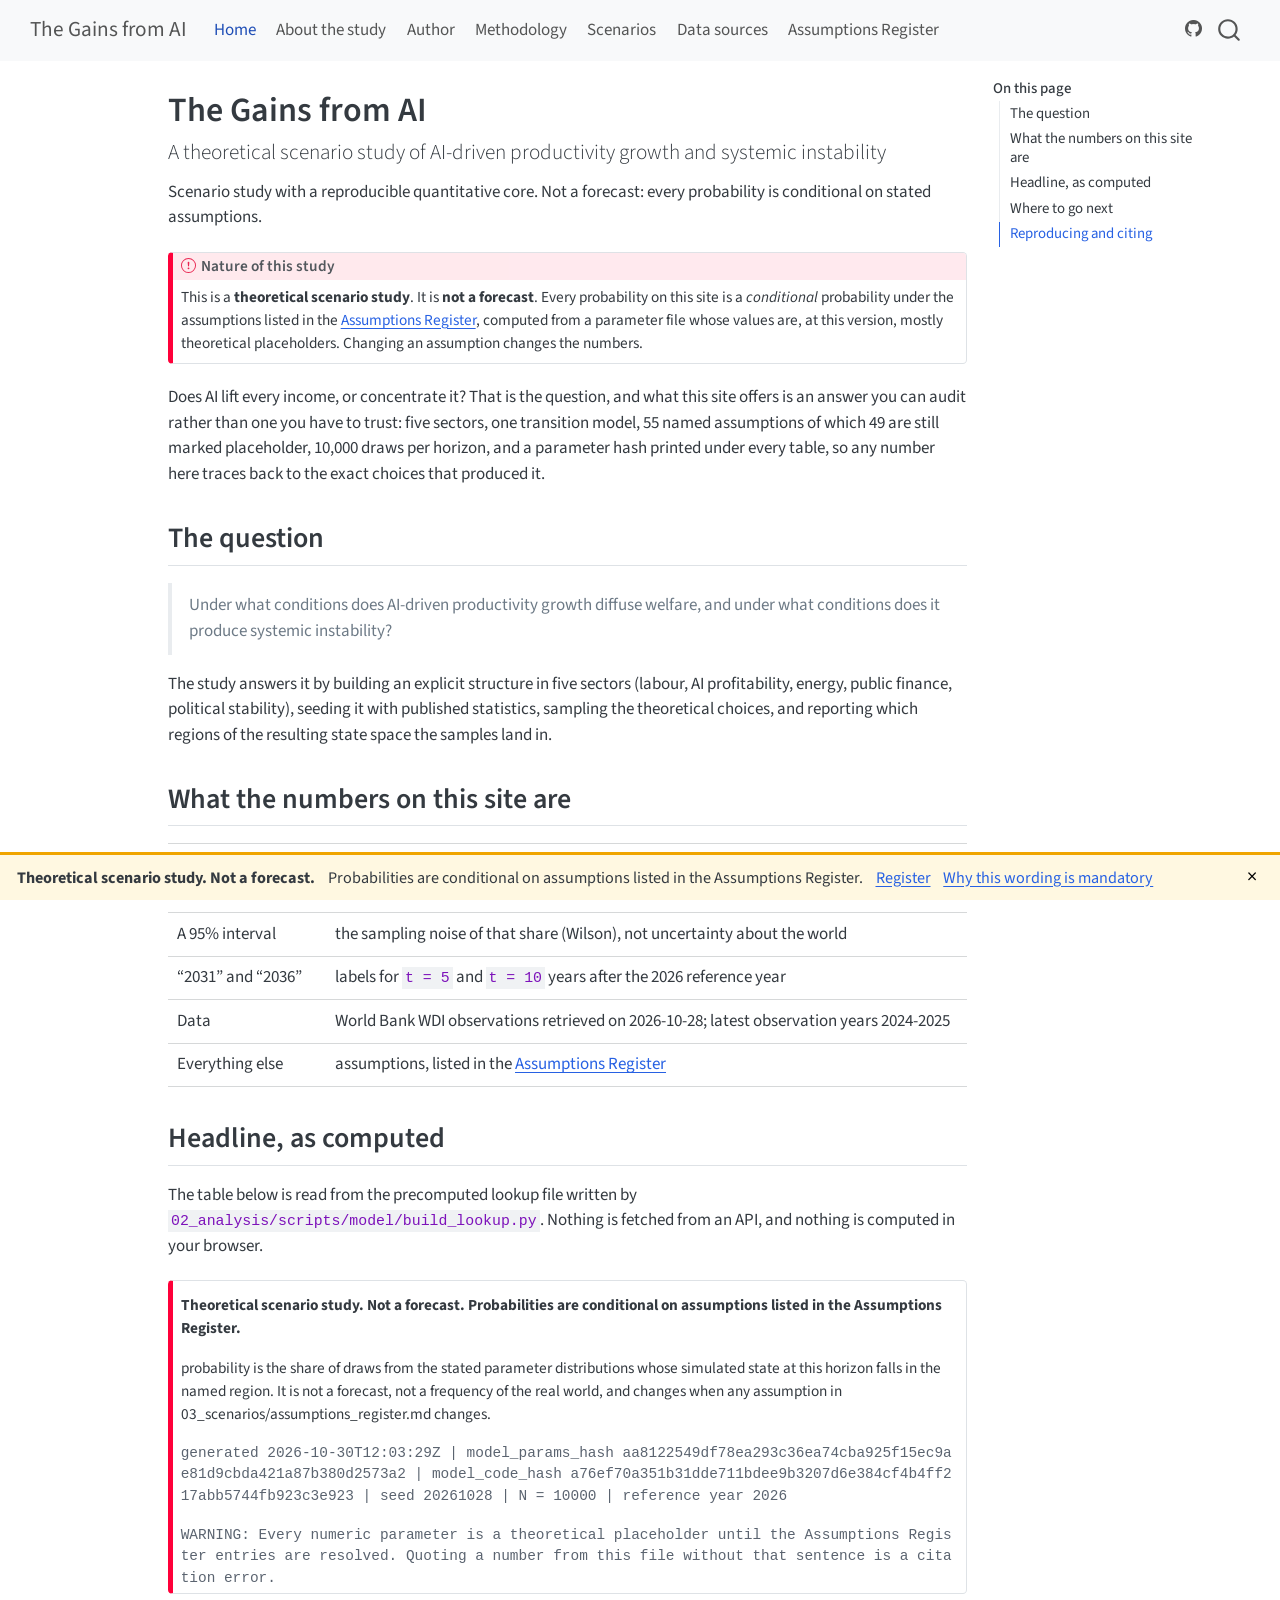
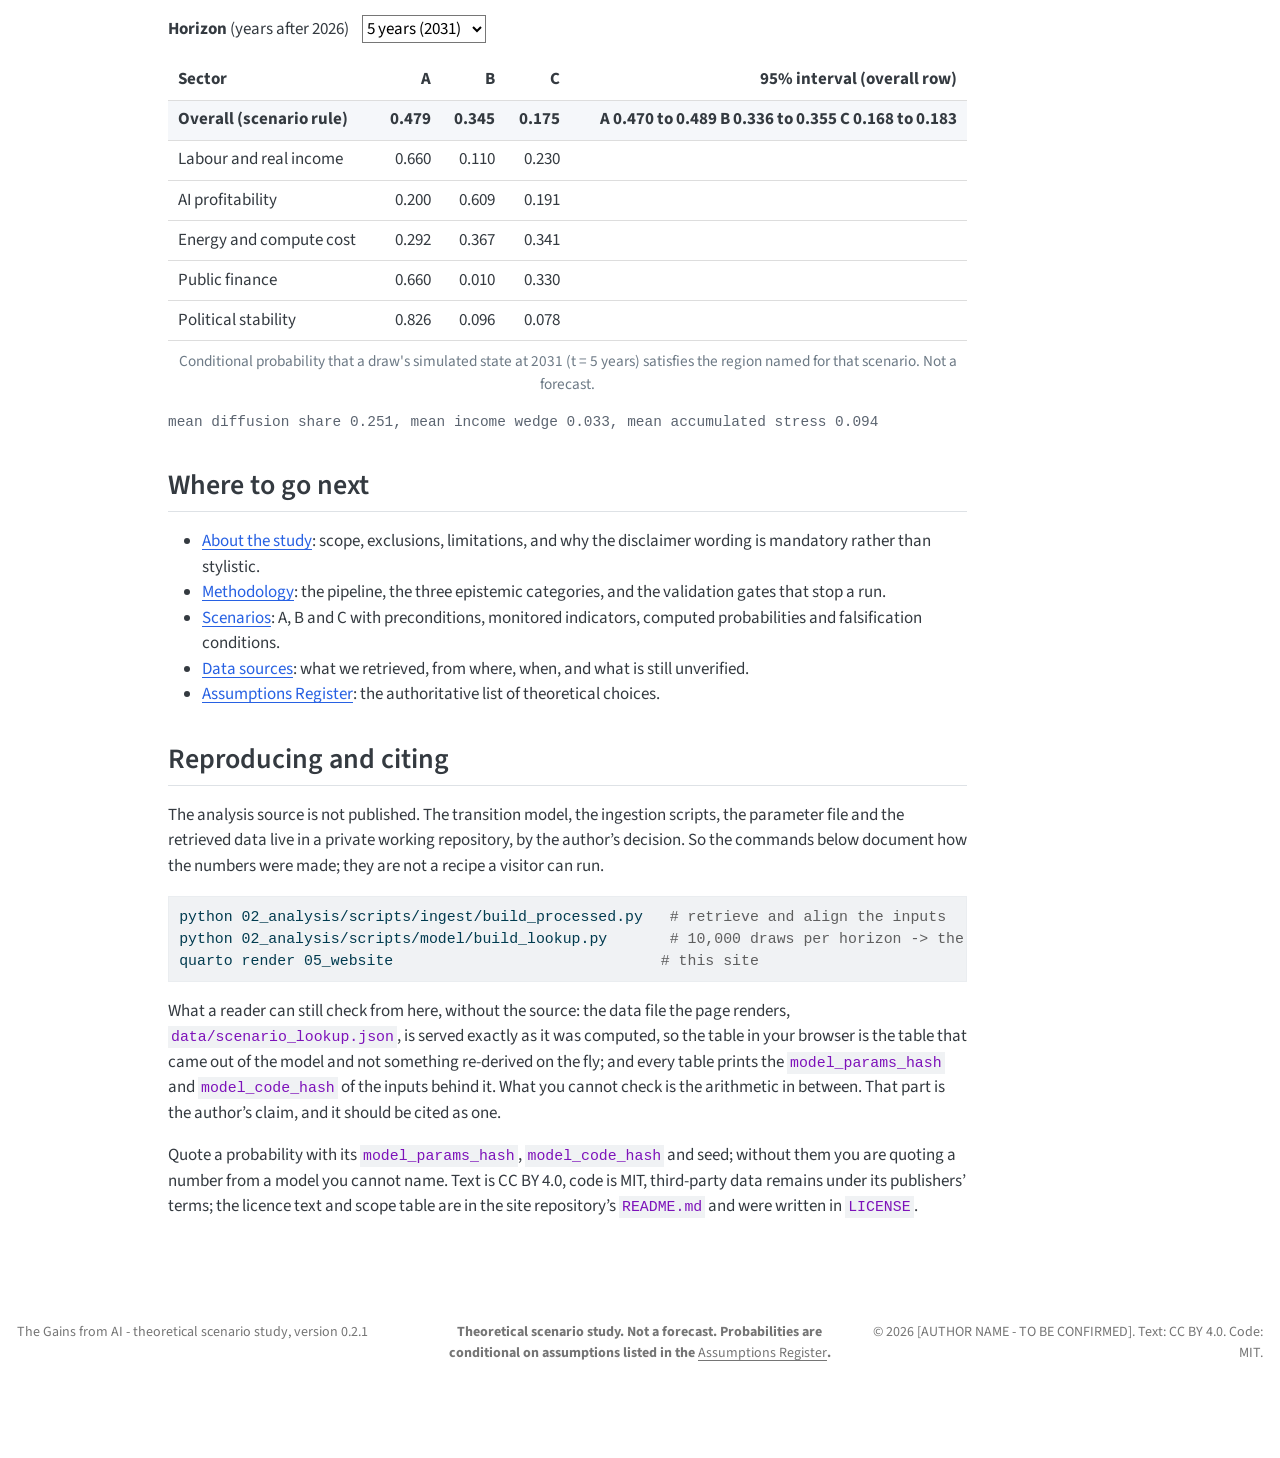
<file: index.html>
<!DOCTYPE html>
<html xmlns="http://www.w3.org/1999/xhtml" lang="en-GB" xml:lang="en-GB"><head>

<meta charset="utf-8">
<meta name="generator" content="quarto-1.10.19">

<meta name="viewport" content="width=device-width, initial-scale=1.0, user-scalable=yes">

<meta name="description" content="Scenario study with a reproducible quantitative core. Not a forecast: every probability is conditional on stated assumptions.">

<title>The Gains from AI</title>
<style>
/* Default styles provided by pandoc.
** See https://pandoc.org/MANUAL.html#variables-for-html for config info.
*/
span.smallcaps{font-variant: small-caps;}
div.columns{display: flex; gap: 1.5em;}
div.column{flex: auto;}
@media screen {
div.columns{gap: min(4vw, 1.5em);}
div.column{overflow-x: auto;}
}
div.hanging-indent{margin-left: 1.5em; text-indent: -1.5em;}
ul.task-list{list-style: none;}
ul.task-list li input[type="checkbox"] {
  width: 0.8em;
  margin: 0 0.8em 0.2em -1em; /* quarto-specific, see https://github.com/quarto-dev/quarto-cli/issues/4556 */ 
  vertical-align: middle;
}
/* CSS for syntax highlighting */
html { -webkit-text-size-adjust: 100%; }
pre > code.sourceCode { white-space: pre; position: relative; }
pre > code.sourceCode > span { display: inline-block; line-height: 1.25; }
pre > code.sourceCode > span:empty { height: 1.2em; }
.sourceCode { overflow: visible; }
code.sourceCode > span { color: inherit; text-decoration: inherit; }
div.sourceCode { margin: 1em 0; }
pre.sourceCode { margin: 0; }
@media screen {
div.sourceCode { overflow: auto; }
}
@media print {
pre > code.sourceCode { white-space: pre-wrap; }
pre > code.sourceCode > span { text-indent: -5em; padding-left: 5em; }
}
pre.numberSource code
  { counter-reset: source-line 0; }
pre.numberSource code > span
  { position: relative; left: -4em; counter-increment: source-line; }
pre.numberSource code > span > a:first-child::before
  { content: counter(source-line);
    position: relative; left: -1em; text-align: right; vertical-align: baseline;
    border: none; display: inline-block;
    -webkit-touch-callout: none; -webkit-user-select: none;
    -khtml-user-select: none; -moz-user-select: none;
    -ms-user-select: none; user-select: none;
    padding: 0 4px; width: 4em;
  }
pre.numberSource { margin-left: 3em;  padding-left: 4px; }
div.sourceCode
  {   }
@media screen {
pre > code.sourceCode > span > a:first-child::before { text-decoration: underline; }
}
</style>


<script src="site_libs/quarto-nav/quarto-nav.js"></script>
<script src="site_libs/quarto-nav/headroom.min.js"></script>
<script src="site_libs/clipboard/clipboard.min.js"></script>
<script src="site_libs/quarto-search/autocomplete.umd.js"></script>
<script src="site_libs/quarto-search/fuse.min.js"></script>
<script src="site_libs/quarto-search/quarto-search.js"></script>
<meta name="quarto:offset" content="./">
<script src="site_libs/quarto-html/quarto.js" type="module"></script>
<script src="site_libs/quarto-html/tabsets/tabsets.js" type="module"></script>
<script src="site_libs/quarto-html/popper.min.js"></script>
<script src="site_libs/quarto-html/tippy.umd.min.js"></script>
<script src="site_libs/quarto-html/anchor.min.js"></script>
<link href="site_libs/quarto-html/tippy.css" rel="stylesheet">
<link href="site_libs/quarto-html/quarto-syntax-highlighting-bf27225e3a48a9273f3daa8f8e829971.css" rel="stylesheet" id="quarto-text-highlighting-styles">
<script src="site_libs/bootstrap/bootstrap.min.js"></script>
<link href="site_libs/bootstrap/bootstrap-icons.css" rel="stylesheet">
<link href="site_libs/bootstrap/bootstrap-55617497126496852ff9f5a59253c640.min.css" rel="stylesheet" append-hash="true" id="quarto-bootstrap" data-mode="light">
<script id="quarto-search-options" type="application/json">{
  "location": "navbar",
  "copy-button": false,
  "collapse-after": 3,
  "panel-placement": "end",
  "type": "overlay",
  "limit": 50,
  "keyboard-shortcut": [
    "f",
    "/",
    "s"
  ],
  "language": {
    "search-no-results-text": "No results",
    "search-matching-documents-text": "matching documents",
    "search-copy-link-title": "Copy link to search",
    "search-hide-matches-text": "Hide additional matches",
    "search-more-match-text": "more match in this document",
    "search-more-matches-text": "more matches in this document",
    "search-clear-button-title": "Clear",
    "search-text-placeholder": "",
    "search-detached-cancel-button-title": "Cancel",
    "search-submit-button-title": "Submit",
    "search-label": "Search"
  }
}</script>


<link rel="stylesheet" href="styles.css">
</head>

<body class="nav-fixed quarto-light">

<div id="quarto-search-results"></div>
  <header id="quarto-header" class="headroom fixed-top">
    <nav class="navbar navbar-expand-lg " data-bs-theme="dark">
      <div class="navbar-container container-fluid">
      <div class="navbar-brand-container mx-auto">
    <a class="navbar-brand" href="./index.html">
    <span class="navbar-title">The Gains from AI</span>
    </a>
  </div>
            <div id="quarto-search" class="" title="Search"></div>
          <button class="navbar-toggler" type="button" data-bs-toggle="collapse" data-bs-target="#navbarCollapse" aria-controls="navbarCollapse" role="menu" aria-expanded="false" aria-label="Toggle navigation" onclick="if (window.quartoToggleHeadroom) { window.quartoToggleHeadroom(); }">
  <span class="navbar-toggler-icon"></span>
</button>
          <div class="collapse navbar-collapse" id="navbarCollapse">
            <ul class="navbar-nav navbar-nav-scroll me-auto">
  <li class="nav-item">
    <a class="nav-link active" href="./index.html" aria-current="page"> 
<span class="menu-text">Home</span></a>
  </li>  
  <li class="nav-item">
    <a class="nav-link" href="./about.html"> 
<span class="menu-text">About the study</span></a>
  </li>  
  <li class="nav-item">
    <a class="nav-link" href="./author.html"> 
<span class="menu-text">Author</span></a>
  </li>  
  <li class="nav-item">
    <a class="nav-link" href="./methodology.html"> 
<span class="menu-text">Methodology</span></a>
  </li>  
  <li class="nav-item">
    <a class="nav-link" href="./scenarios.html"> 
<span class="menu-text">Scenarios</span></a>
  </li>  
  <li class="nav-item">
    <a class="nav-link" href="./data-sources.html"> 
<span class="menu-text">Data sources</span></a>
  </li>  
  <li class="nav-item">
    <a class="nav-link" href="./assumptions.html"> 
<span class="menu-text">Assumptions Register</span></a>
  </li>  
</ul>
          </div> <!-- /navcollapse -->
            <div class="quarto-navbar-tools">
    <a href="https://github.com/sternnick/ai-scenario-discovery-site" title="" class="quarto-navigation-tool px-1" aria-label="Published site source (built output)"><i class="bi bi-github"></i></a>
</div>
      </div> <!-- /container-fluid -->
    </nav>
</header>
<!-- content -->
<div id="quarto-content" class="quarto-container page-columns page-rows-contents page-layout-article page-navbar">
<!-- sidebar -->
<!-- margin-sidebar -->
    <div id="quarto-margin-sidebar" class="sidebar margin-sidebar">
        <nav id="TOC" role="doc-toc" class="toc-active">
    <h2 id="toc-title">On this page</h2>
   
  <ul>
  <li><a href="#the-question" id="toc-the-question" class="nav-link active" data-scroll-target="#the-question">The question</a></li>
  <li><a href="#what-the-numbers-on-this-site-are" id="toc-what-the-numbers-on-this-site-are" class="nav-link" data-scroll-target="#what-the-numbers-on-this-site-are">What the numbers on this site are</a></li>
  <li><a href="#headline-as-computed" id="toc-headline-as-computed" class="nav-link" data-scroll-target="#headline-as-computed">Headline, as computed</a></li>
  <li><a href="#where-to-go-next" id="toc-where-to-go-next" class="nav-link" data-scroll-target="#where-to-go-next">Where to go next</a></li>
  <li><a href="#reproducing-and-citing" id="toc-reproducing-and-citing" class="nav-link" data-scroll-target="#reproducing-and-citing">Reproducing and citing</a></li>
  </ul>
</nav>
    </div>
<!-- main -->
<main class="content" id="quarto-document-content">

<header id="title-block-header" class="quarto-title-block default">
<div class="quarto-title">
<h1 class="title">The Gains from AI</h1>
<p class="subtitle lead">A theoretical scenario study of AI-driven productivity growth and systemic instability</p>
</div>

<div>
  <div class="description">
    Scenario study with a reproducible quantitative core. Not a forecast: every probability is conditional on stated assumptions.
  </div>
</div>


<div class="quarto-title-meta">

    
  
    
  </div>
  


</header>


<div class="callout callout-style-default callout-important callout-titled">
<div class="callout-header d-flex align-content-center">
<div class="callout-icon-container">
<i class="callout-icon"></i>
</div>
<div class="callout-title-container flex-fill">
<span class="screen-reader-only">Important</span>Nature of this study
</div>
</div>
<div class="callout-body-container callout-body">
<p>This is a <strong>theoretical scenario study</strong>. It is <strong>not a forecast</strong>. Every probability on this site is a <em>conditional</em> probability under the assumptions listed in the <a href="./assumptions.html">Assumptions Register</a>, computed from a parameter file whose values are, at this version, mostly theoretical placeholders. Changing an assumption changes the numbers.</p>
</div>
</div>
<p>Does AI lift every income, or concentrate it? That is the question, and what this site offers is an answer you can audit rather than one you have to trust: five sectors, one transition model, 55 named assumptions of which 49 are still marked placeholder, 10,000 draws per horizon, and a parameter hash printed under every table, so any number here traces back to the exact choices that produced it.</p>
<section id="the-question" class="level2">
<h2 class="anchored" data-anchor-id="the-question">The question</h2>
<blockquote class="blockquote">
<p>Under what conditions does AI-driven productivity growth diffuse welfare, and under what conditions does it produce systemic instability?</p>
</blockquote>
<p>The study answers it by building an explicit structure in five sectors (labour, AI profitability, energy, public finance, political stability), seeding it with published statistics, sampling the theoretical choices, and reporting which regions of the resulting state space the samples land in.</p>
</section>
<section id="what-the-numbers-on-this-site-are" class="level2">
<h2 class="anchored" data-anchor-id="what-the-numbers-on-this-site-are">What the numbers on this site are</h2>
<table class="caption-top table">
<tbody>
<tr class="odd">
<td>A probability like 0.424</td>
<td>the share of 10,000 parameter draws whose simulated state at that horizon satisfies that scenario’s region</td>
</tr>
<tr class="even">
<td>A 95% interval</td>
<td>the sampling noise of that share (Wilson), not uncertainty about the world</td>
</tr>
<tr class="odd">
<td>“2031” and “2036”</td>
<td>labels for <code>t = 5</code> and <code>t = 10</code> years after the 2026 reference year</td>
</tr>
<tr class="even">
<td>Data</td>
<td>World Bank WDI observations retrieved on 2026-10-28; latest observation years 2024-2025</td>
</tr>
<tr class="odd">
<td>Everything else</td>
<td>assumptions, listed in the <a href="./assumptions.html">Assumptions Register</a></td>
</tr>
</tbody>
</table>
</section>
<section id="headline-as-computed" class="level2">
<h2 class="anchored" data-anchor-id="headline-as-computed">Headline, as computed</h2>
<p>The table below is read from the precomputed lookup file written by <code>02_analysis/scripts/model/build_lookup.py</code>. Nothing is fetched from an API, and nothing is computed in your browser.</p>
<div id="headline">

</div>
<script src="scenario_table.js"></script>
<script>ScenarioStudy.mount("headline", { defaultHorizon: 5 });</script>
</section>
<section id="where-to-go-next" class="level2">
<h2 class="anchored" data-anchor-id="where-to-go-next">Where to go next</h2>
<ul>
<li><a href="./about.html">About the study</a>: scope, exclusions, limitations, and why the disclaimer wording is mandatory rather than stylistic.</li>
<li><a href="./methodology.html">Methodology</a>: the pipeline, the three epistemic categories, and the validation gates that stop a run.</li>
<li><a href="./scenarios.html">Scenarios</a>: A, B and C with preconditions, monitored indicators, computed probabilities and falsification conditions.</li>
<li><a href="./data-sources.html">Data sources</a>: what we retrieved, from where, when, and what is still unverified.</li>
<li><a href="./assumptions.html">Assumptions Register</a>: the authoritative list of theoretical choices.</li>
</ul>
</section>
<section id="reproducing-and-citing" class="level2">
<h2 class="anchored" data-anchor-id="reproducing-and-citing">Reproducing and citing</h2>
<p>The analysis source is not published. The transition model, the ingestion scripts, the parameter file and the retrieved data live in a private working repository, by the author’s decision. So the commands below document how the numbers were made; they are not a recipe a visitor can run.</p>
<div class="code-copy-outer-scaffold"><div class="sourceCode" id="cb1"><pre class="sourceCode bash code-with-copy"><code class="sourceCode bash"><span id="cb1-1"><a href="#cb1-1" aria-hidden="true" tabindex="-1"></a><span class="ex">python</span> 02_analysis/scripts/ingest/build_processed.py   <span class="co"># retrieve and align the inputs</span></span>
<span id="cb1-2"><a href="#cb1-2" aria-hidden="true" tabindex="-1"></a><span class="ex">python</span> 02_analysis/scripts/model/build_lookup.py       <span class="co"># 10,000 draws per horizon -&gt; the JSON</span></span>
<span id="cb1-3"><a href="#cb1-3" aria-hidden="true" tabindex="-1"></a><span class="ex">quarto</span> render 05_website                              <span class="co"># this site</span></span></code></pre></div><button title="Copy to Clipboard" class="code-copy-button"><i class="bi"></i></button></div>
<p>What a reader can still check from here, without the source: the data file the page renders, <code>data/scenario_lookup.json</code>, is served exactly as it was computed, so the table in your browser is the table that came out of the model and not something re-derived on the fly; and every table prints the <code>model_params_hash</code> and <code>model_code_hash</code> of the inputs behind it. What you cannot check is the arithmetic in between. That part is the author’s claim, and it should be cited as one.</p>
<p>Quote a probability with its <code>model_params_hash</code>, <code>model_code_hash</code> and seed; without them you are quoting a number from a model you cannot name. Text is CC BY 4.0, code is MIT, third-party data remains under its publishers’ terms; the licence text and scope table are in the site repository’s <code>README.md</code> and were written in <code>LICENSE</code>.</p>


</section>

</main> <!-- /main -->
<!-- Persistent disclaimer. Rendered on every page via include-after-body in _quarto.yml.
     It is fixed rather than inline so that a screenshot of any table on any page still
     carries the sentence that makes the numbers meaningful. -->
<div id="not-a-forecast-banner" role="note" aria-label="Nature of this study">
  <span class="banner-label">Theoretical scenario study. Not a forecast.</span>
  Probabilities are conditional on assumptions listed in the Assumptions Register.
  <a href="./assumptions.html">Register</a>
  <a href="./about.html">Why this wording is mandatory</a>
  <button type="button" aria-label="Dismiss banner" onclick="document.getElementById('not-a-forecast-banner').classList.add('dismissed')">×</button>
</div>
<script>
  // One banner per browser session, not one per page load: the point is that the sentence
  // is never absent from a reader's view of a probability, not that it is annoying.
  if (sessionStorage.getItem("banner-dismissed") === "1") {
    document.getElementById("not-a-forecast-banner").classList.add("dismissed");
  }
  document.querySelector("#not-a-forecast-banner button")
    .addEventListener("click", function () { sessionStorage.setItem("banner-dismissed", "1"); });
</script>
<script id="quarto-html-after-body" type="application/javascript">
  window.document.addEventListener("DOMContentLoaded", function (event) {
    const icon = "";
    const anchorJS = new window.AnchorJS();
    anchorJS.options = {
      placement: 'right',
      icon: icon
    };
    anchorJS.add('.anchored');
    const isCodeAnnotation = (el) => {
      for (const clz of el.classList) {
        if (clz.startsWith('code-annotation-')) {                     
          return true;
        }
      }
      return false;
    }
    const onCopySuccess = function(e) {
      // button target
      const button = e.trigger;
      // don't keep focus
      button.blur();
      // flash "checked"
      button.classList.add('code-copy-button-checked');
      var currentTitle = button.getAttribute("title");
      button.setAttribute("title", "Copied!");
      let tooltip;
      if (window.bootstrap) {
        button.setAttribute("data-bs-toggle", "tooltip");
        button.setAttribute("data-bs-placement", "left");
        button.setAttribute("data-bs-title", "Copied!");
        tooltip = new bootstrap.Tooltip(button, 
          { trigger: "manual", 
            customClass: "code-copy-button-tooltip",
            offset: [0, -8]});
        tooltip.show();    
      }
      setTimeout(function() {
        if (tooltip) {
          tooltip.hide();
          button.removeAttribute("data-bs-title");
          button.removeAttribute("data-bs-toggle");
          button.removeAttribute("data-bs-placement");
        }
        button.setAttribute("title", currentTitle);
        button.classList.remove('code-copy-button-checked');
      }, 1000);
      // clear code selection
      e.clearSelection();
    }
    const getTextToCopy = function(trigger) {
      const outerScaffold = trigger.parentElement.cloneNode(true);
      const codeEl = outerScaffold.querySelector('code');
      for (const childEl of codeEl.children) {
        if (isCodeAnnotation(childEl)) {
          childEl.remove();
        }
      }
      return codeEl.innerText;
    }
    const clipboard = new window.ClipboardJS('.code-copy-button:not([data-in-quarto-modal])', {
      text: getTextToCopy
    });
    clipboard.on('success', onCopySuccess);
    if (window.document.getElementById('quarto-embedded-source-code-modal')) {
      const clipboardModal = new window.ClipboardJS('.code-copy-button[data-in-quarto-modal]', {
        text: getTextToCopy,
        container: window.document.getElementById('quarto-embedded-source-code-modal')
      });
      clipboardModal.on('success', onCopySuccess);
    }
      var localhostRegex = new RegExp(/^(?:http|https):\/\/localhost\:?[0-9]*\//);
      var mailtoRegex = new RegExp(/^mailto:/);
        var filterRegex = new RegExp("https:\/\/sternnick\.github\.io\/ai-scenario-discovery-site\/");
      var isInternal = (href) => {
          return filterRegex.test(href) || localhostRegex.test(href) || mailtoRegex.test(href);
      }
      // Inspect non-navigation links and adorn them if external
     var links = window.document.querySelectorAll('a[href]:not(.nav-link):not(.navbar-brand):not(.toc-action):not(.sidebar-link):not(.sidebar-item-toggle):not(.pagination-link):not(.no-external):not([aria-hidden]):not(.dropdown-item):not(.quarto-navigation-tool):not(.about-link)');
      for (var i=0; i<links.length; i++) {
        const link = links[i];
        if (!isInternal(link.href)) {
          // undo the damage that might have been done by quarto-nav.js in the case of
          // links that we want to consider external
          if (link.dataset.originalHref !== undefined) {
            link.href = link.dataset.originalHref;
          }
        }
      }
    function tippyHover(el, contentFn, onTriggerFn, onUntriggerFn) {
      const config = {
        allowHTML: true,
        maxWidth: 500,
        delay: 100,
        arrow: false,
        appendTo: function(el) {
            return el.parentElement;
        },
        interactive: true,
        interactiveBorder: 10,
        theme: 'quarto',
        placement: 'bottom-start',
      };
      if (contentFn) {
        config.content = contentFn;
      }
      if (onTriggerFn) {
        config.onTrigger = onTriggerFn;
      }
      if (onUntriggerFn) {
        config.onUntrigger = onUntriggerFn;
      }
      window.tippy(el, config); 
    }
    const noterefs = window.document.querySelectorAll('a[role="doc-noteref"]');
    for (var i=0; i<noterefs.length; i++) {
      const ref = noterefs[i];
      tippyHover(ref, function() {
        // use id or data attribute instead here
        let href = ref.getAttribute('data-footnote-href') || ref.getAttribute('href');
        try { href = new URL(href).hash; } catch {}
        const id = href.replace(/^#\/?/, "");
        const note = window.document.getElementById(id);
        if (note) {
          return note.innerHTML;
        } else {
          return "";
        }
      });
    }
    const xrefs = window.document.querySelectorAll('a.quarto-xref');
    const processXRef = (id, note) => {
      // Strip column container classes
      const stripColumnClz = (el) => {
        el.classList.remove("page-full", "page-columns");
        if (el.children) {
          for (const child of el.children) {
            stripColumnClz(child);
          }
        }
      }
      stripColumnClz(note)
      if (id === null || id.startsWith('sec-')) {
        // Special case sections, only their first couple elements
        const container = document.createElement("div");
        if (note.children && note.children.length > 2) {
          container.appendChild(note.children[0].cloneNode(true));
          for (let i = 1; i < note.children.length; i++) {
            const child = note.children[i];
            if (child.tagName === "P" && child.innerText === "") {
              continue;
            } else {
              container.appendChild(child.cloneNode(true));
              break;
            }
          }
          if (window.Quarto?.typesetMath) {
            window.Quarto.typesetMath(container);
          }
          return container.innerHTML
        } else {
          if (window.Quarto?.typesetMath) {
            window.Quarto.typesetMath(note);
          }
          return note.innerHTML;
        }
      } else {
        // Remove any anchor links if they are present
        const anchorLink = note.querySelector('a.anchorjs-link');
        if (anchorLink) {
          anchorLink.remove();
        }
        if (window.Quarto?.typesetMath) {
          window.Quarto.typesetMath(note);
        }
        if (note.classList.contains("callout")) {
          return note.outerHTML;
        } else {
          return note.innerHTML;
        }
      }
    }
    for (var i=0; i<xrefs.length; i++) {
      const xref = xrefs[i];
      tippyHover(xref, undefined, function(instance) {
        instance.disable();
        let url = xref.getAttribute('href');
        let hash = undefined; 
        if (url.startsWith('#')) {
          hash = url;
        } else {
          try { hash = new URL(url).hash; } catch {}
        }
        if (hash) {
          const id = hash.replace(/^#\/?/, "");
          const note = window.document.getElementById(id);
          if (note !== null) {
            try {
              const html = processXRef(id, note.cloneNode(true));
              instance.setContent(html);
            } finally {
              instance.enable();
              instance.show();
            }
          } else {
            // See if we can fetch this
            fetch(url.split('#')[0])
            .then(res => res.text())
            .then(html => {
              const parser = new DOMParser();
              const htmlDoc = parser.parseFromString(html, "text/html");
              const note = htmlDoc.getElementById(id);
              if (note !== null) {
                const html = processXRef(id, note);
                instance.setContent(html);
              } 
            }).finally(() => {
              instance.enable();
              instance.show();
            });
          }
        } else {
          // See if we can fetch a full url (with no hash to target)
          // This is a special case and we should probably do some content thinning / targeting
          fetch(url)
          .then(res => res.text())
          .then(html => {
            const parser = new DOMParser();
            const htmlDoc = parser.parseFromString(html, "text/html");
            const note = htmlDoc.querySelector('main.content');
            if (note !== null) {
              // This should only happen for chapter cross references
              // (since there is no id in the URL)
              // remove the first header
              if (note.children.length > 0 && note.children[0].tagName === "HEADER") {
                note.children[0].remove();
              }
              const html = processXRef(null, note);
              instance.setContent(html);
            } 
          }).finally(() => {
            instance.enable();
            instance.show();
          });
        }
      }, function(instance) {
      });
    }
        let selectedAnnoteEl;
        const selectorForAnnotation = ( cell, annotation) => {
          let cellAttr = 'data-code-cell="' + cell + '"';
          let lineAttr = 'data-code-annotation="' +  annotation + '"';
          const selector = 'span[' + cellAttr + '][' + lineAttr + ']';
          return selector;
        }
        const selectCodeLines = (annoteEl) => {
          const doc = window.document;
          const targetCell = annoteEl.getAttribute("data-target-cell");
          const targetAnnotation = annoteEl.getAttribute("data-target-annotation");
          const annoteSpan = window.document.querySelector(selectorForAnnotation(targetCell, targetAnnotation));
          const lines = annoteSpan.getAttribute("data-code-lines").split(",");
          const lineIds = lines.map((line) => {
            return targetCell + "-" + line;
          })
          let top = null;
          let height = null;
          let parent = null;
          if (lineIds.length > 0) {
              //compute the position of the single el (top and bottom and make a div)
              const el = window.document.getElementById(lineIds[0]);
              top = el.offsetTop;
              height = el.offsetHeight;
              parent = el.parentElement.parentElement;
            if (lineIds.length > 1) {
              const lastEl = window.document.getElementById(lineIds[lineIds.length - 1]);
              const bottom = lastEl.offsetTop + lastEl.offsetHeight;
              height = bottom - top;
            }
            if (top !== null && height !== null && parent !== null) {
              // cook up a div (if necessary) and position it 
              let div = window.document.getElementById("code-annotation-line-highlight");
              if (div === null) {
                div = window.document.createElement("div");
                div.setAttribute("id", "code-annotation-line-highlight");
                div.style.position = 'absolute';
                parent.appendChild(div);
              }
              div.style.top = top - 2 + "px";
              div.style.height = height + 4 + "px";
              div.style.left = 0;
              let gutterDiv = window.document.getElementById("code-annotation-line-highlight-gutter");
              if (gutterDiv === null) {
                gutterDiv = window.document.createElement("div");
                gutterDiv.setAttribute("id", "code-annotation-line-highlight-gutter");
                gutterDiv.style.position = 'absolute';
                const codeCell = window.document.getElementById(targetCell);
                const gutter = codeCell.querySelector('.code-annotation-gutter');
                gutter.appendChild(gutterDiv);
              }
              gutterDiv.style.top = top - 2 + "px";
              gutterDiv.style.height = height + 4 + "px";
            }
            selectedAnnoteEl = annoteEl;
          }
        };
        const unselectCodeLines = () => {
          const elementsIds = ["code-annotation-line-highlight", "code-annotation-line-highlight-gutter"];
          elementsIds.forEach((elId) => {
            const div = window.document.getElementById(elId);
            if (div) {
              div.remove();
            }
          });
          selectedAnnoteEl = undefined;
        };
          // Handle positioning of the toggle
      window.addEventListener(
        "resize",
        throttle(() => {
          elRect = undefined;
          if (selectedAnnoteEl) {
            selectCodeLines(selectedAnnoteEl);
          }
        }, 10)
      );
      function throttle(fn, ms) {
      let throttle = false;
      let timer;
        return (...args) => {
          if(!throttle) { // first call gets through
              fn.apply(this, args);
              throttle = true;
          } else { // all the others get throttled
              if(timer) clearTimeout(timer); // cancel #2
              timer = setTimeout(() => {
                fn.apply(this, args);
                timer = throttle = false;
              }, ms);
          }
        };
      }
        // Attach click handler to the DT
        const annoteDls = window.document.querySelectorAll('dt[data-target-cell]');
        for (const annoteDlNode of annoteDls) {
          annoteDlNode.addEventListener('click', (event) => {
            const clickedEl = event.target;
            if (clickedEl !== selectedAnnoteEl) {
              unselectCodeLines();
              const activeEl = window.document.querySelector('dt[data-target-cell].code-annotation-active');
              if (activeEl) {
                activeEl.classList.remove('code-annotation-active');
              }
              selectCodeLines(clickedEl);
              clickedEl.classList.add('code-annotation-active');
            } else {
              // Unselect the line
              unselectCodeLines();
              clickedEl.classList.remove('code-annotation-active');
            }
          });
        }
    const findCites = (el) => {
      const parentEl = el.parentElement;
      if (parentEl) {
        const cites = parentEl.dataset.cites;
        if (cites) {
          return {
            el,
            cites: cites.split(' ')
          };
        } else {
          return findCites(el.parentElement)
        }
      } else {
        return undefined;
      }
    };
    var bibliorefs = window.document.querySelectorAll('a[role="doc-biblioref"]');
    for (var i=0; i<bibliorefs.length; i++) {
      const ref = bibliorefs[i];
      const citeInfo = findCites(ref);
      if (citeInfo) {
        tippyHover(citeInfo.el, function() {
          var popup = window.document.createElement('div');
          citeInfo.cites.forEach(function(cite) {
            var citeDiv = window.document.createElement('div');
            citeDiv.classList.add('hanging-indent');
            citeDiv.classList.add('csl-entry');
            var biblioDiv = window.document.getElementById('ref-' + cite);
            if (biblioDiv) {
              citeDiv.innerHTML = biblioDiv.innerHTML;
            }
            popup.appendChild(citeDiv);
          });
          return popup.innerHTML;
        });
      }
    }
  });
  </script>
</div> <!-- /content -->
<footer class="footer">
  <div class="nav-footer">
    <div class="nav-footer-left">
<p>The Gains from AI - theoretical scenario study, version 0.2.1</p>
</div>   
    <div class="nav-footer-center">
<p><strong>Theoretical scenario study. Not a forecast. Probabilities are conditional on assumptions listed in the <a href="./assumptions.html">Assumptions Register</a>.</strong></p>
</div>
    <div class="nav-footer-right">
<p>© 2026 [AUTHOR NAME - TO BE CONFIRMED]. Text: CC BY 4.0. Code: MIT.</p>
</div>
  </div>
</footer>




</body></html>
</file>
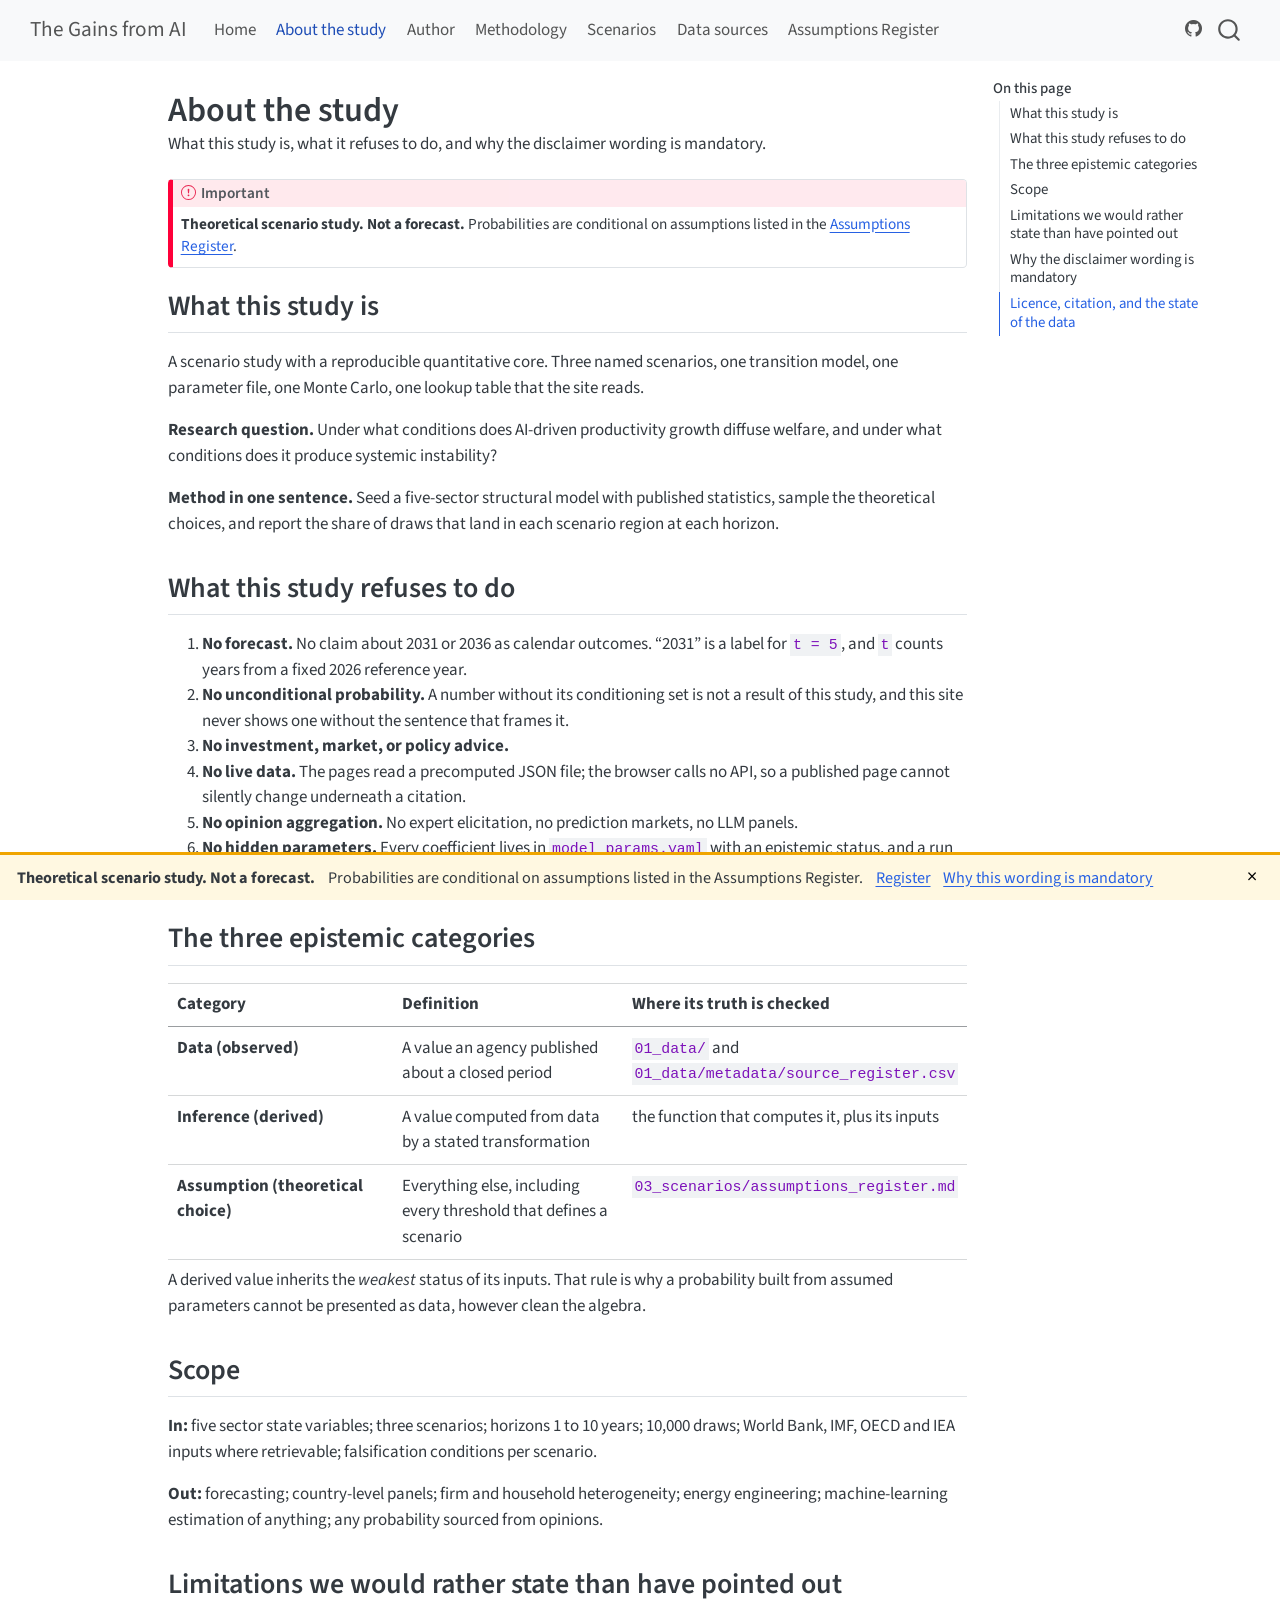
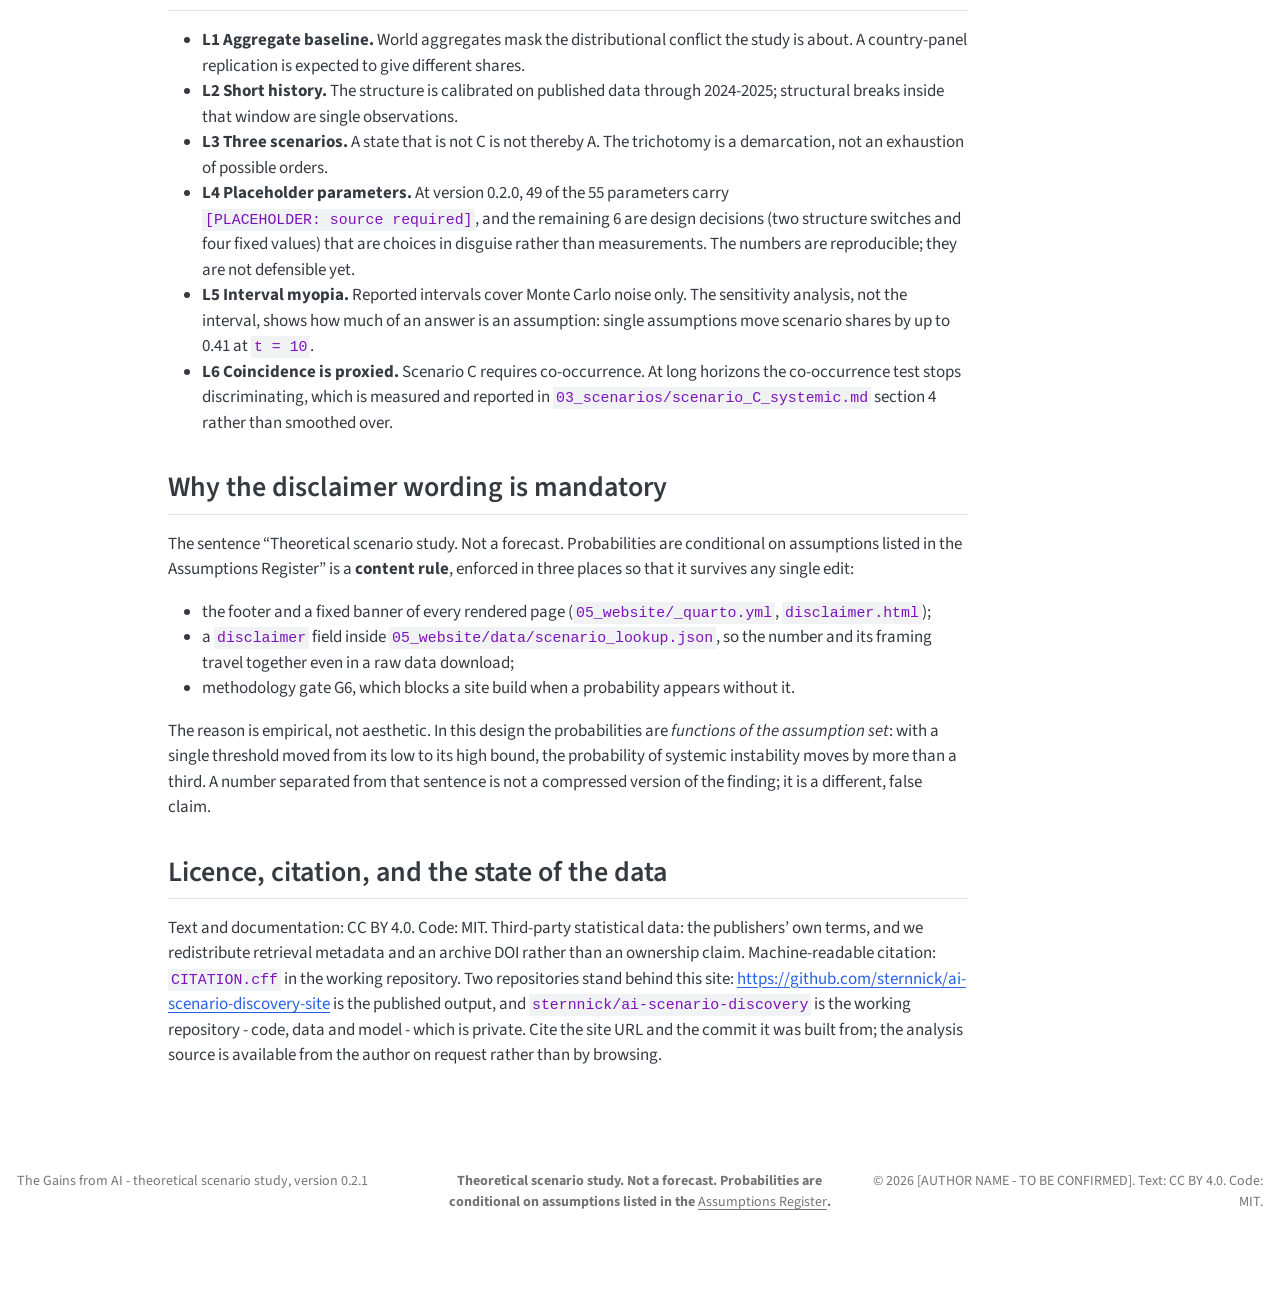
<file: about.html>
<!DOCTYPE html>
<html xmlns="http://www.w3.org/1999/xhtml" lang="en-GB" xml:lang="en-GB"><head>

<meta charset="utf-8">
<meta name="generator" content="quarto-1.10.19">

<meta name="viewport" content="width=device-width, initial-scale=1.0, user-scalable=yes">

<meta name="description" content="What this study is, what it refuses to do, and why the disclaimer wording is mandatory.">

<title>About the study – The Gains from AI</title>
<style>
/* Default styles provided by pandoc.
** See https://pandoc.org/MANUAL.html#variables-for-html for config info.
*/
span.smallcaps{font-variant: small-caps;}
div.columns{display: flex; gap: 1.5em;}
div.column{flex: auto;}
@media screen {
div.columns{gap: min(4vw, 1.5em);}
div.column{overflow-x: auto;}
}
div.hanging-indent{margin-left: 1.5em; text-indent: -1.5em;}
ul.task-list{list-style: none;}
ul.task-list li input[type="checkbox"] {
  width: 0.8em;
  margin: 0 0.8em 0.2em -1em; /* quarto-specific, see https://github.com/quarto-dev/quarto-cli/issues/4556 */ 
  vertical-align: middle;
}
</style>


<script src="site_libs/quarto-nav/quarto-nav.js"></script>
<script src="site_libs/quarto-nav/headroom.min.js"></script>
<script src="site_libs/clipboard/clipboard.min.js"></script>
<script src="site_libs/quarto-search/autocomplete.umd.js"></script>
<script src="site_libs/quarto-search/fuse.min.js"></script>
<script src="site_libs/quarto-search/quarto-search.js"></script>
<meta name="quarto:offset" content="./">
<script src="site_libs/quarto-html/quarto.js" type="module"></script>
<script src="site_libs/quarto-html/tabsets/tabsets.js" type="module"></script>
<script src="site_libs/quarto-html/popper.min.js"></script>
<script src="site_libs/quarto-html/tippy.umd.min.js"></script>
<script src="site_libs/quarto-html/anchor.min.js"></script>
<link href="site_libs/quarto-html/tippy.css" rel="stylesheet">
<link href="site_libs/quarto-html/quarto-syntax-highlighting-bf27225e3a48a9273f3daa8f8e829971.css" rel="stylesheet" id="quarto-text-highlighting-styles">
<script src="site_libs/bootstrap/bootstrap.min.js"></script>
<link href="site_libs/bootstrap/bootstrap-icons.css" rel="stylesheet">
<link href="site_libs/bootstrap/bootstrap-55617497126496852ff9f5a59253c640.min.css" rel="stylesheet" append-hash="true" id="quarto-bootstrap" data-mode="light">
<script id="quarto-search-options" type="application/json">{
  "location": "navbar",
  "copy-button": false,
  "collapse-after": 3,
  "panel-placement": "end",
  "type": "overlay",
  "limit": 50,
  "keyboard-shortcut": [
    "f",
    "/",
    "s"
  ],
  "language": {
    "search-no-results-text": "No results",
    "search-matching-documents-text": "matching documents",
    "search-copy-link-title": "Copy link to search",
    "search-hide-matches-text": "Hide additional matches",
    "search-more-match-text": "more match in this document",
    "search-more-matches-text": "more matches in this document",
    "search-clear-button-title": "Clear",
    "search-text-placeholder": "",
    "search-detached-cancel-button-title": "Cancel",
    "search-submit-button-title": "Submit",
    "search-label": "Search"
  }
}</script>


<link rel="stylesheet" href="styles.css">
</head>

<body class="nav-fixed quarto-light">

<div id="quarto-search-results"></div>
  <header id="quarto-header" class="headroom fixed-top">
    <nav class="navbar navbar-expand-lg " data-bs-theme="dark">
      <div class="navbar-container container-fluid">
      <div class="navbar-brand-container mx-auto">
    <a class="navbar-brand" href="./index.html">
    <span class="navbar-title">The Gains from AI</span>
    </a>
  </div>
            <div id="quarto-search" class="" title="Search"></div>
          <button class="navbar-toggler" type="button" data-bs-toggle="collapse" data-bs-target="#navbarCollapse" aria-controls="navbarCollapse" role="menu" aria-expanded="false" aria-label="Toggle navigation" onclick="if (window.quartoToggleHeadroom) { window.quartoToggleHeadroom(); }">
  <span class="navbar-toggler-icon"></span>
</button>
          <div class="collapse navbar-collapse" id="navbarCollapse">
            <ul class="navbar-nav navbar-nav-scroll me-auto">
  <li class="nav-item">
    <a class="nav-link" href="./index.html"> 
<span class="menu-text">Home</span></a>
  </li>  
  <li class="nav-item">
    <a class="nav-link active" href="./about.html" aria-current="page"> 
<span class="menu-text">About the study</span></a>
  </li>  
  <li class="nav-item">
    <a class="nav-link" href="./author.html"> 
<span class="menu-text">Author</span></a>
  </li>  
  <li class="nav-item">
    <a class="nav-link" href="./methodology.html"> 
<span class="menu-text">Methodology</span></a>
  </li>  
  <li class="nav-item">
    <a class="nav-link" href="./scenarios.html"> 
<span class="menu-text">Scenarios</span></a>
  </li>  
  <li class="nav-item">
    <a class="nav-link" href="./data-sources.html"> 
<span class="menu-text">Data sources</span></a>
  </li>  
  <li class="nav-item">
    <a class="nav-link" href="./assumptions.html"> 
<span class="menu-text">Assumptions Register</span></a>
  </li>  
</ul>
          </div> <!-- /navcollapse -->
            <div class="quarto-navbar-tools">
    <a href="https://github.com/sternnick/ai-scenario-discovery-site" title="" class="quarto-navigation-tool px-1" aria-label="Published site source (built output)"><i class="bi bi-github"></i></a>
</div>
      </div> <!-- /container-fluid -->
    </nav>
</header>
<!-- content -->
<div id="quarto-content" class="quarto-container page-columns page-rows-contents page-layout-article page-navbar">
<!-- sidebar -->
<!-- margin-sidebar -->
    <div id="quarto-margin-sidebar" class="sidebar margin-sidebar">
        <nav id="TOC" role="doc-toc" class="toc-active">
    <h2 id="toc-title">On this page</h2>
   
  <ul>
  <li><a href="#what-this-study-is" id="toc-what-this-study-is" class="nav-link active" data-scroll-target="#what-this-study-is">What this study is</a></li>
  <li><a href="#what-this-study-refuses-to-do" id="toc-what-this-study-refuses-to-do" class="nav-link" data-scroll-target="#what-this-study-refuses-to-do">What this study refuses to do</a></li>
  <li><a href="#the-three-epistemic-categories" id="toc-the-three-epistemic-categories" class="nav-link" data-scroll-target="#the-three-epistemic-categories">The three epistemic categories</a></li>
  <li><a href="#scope" id="toc-scope" class="nav-link" data-scroll-target="#scope">Scope</a></li>
  <li><a href="#limitations-we-would-rather-state-than-have-pointed-out" id="toc-limitations-we-would-rather-state-than-have-pointed-out" class="nav-link" data-scroll-target="#limitations-we-would-rather-state-than-have-pointed-out">Limitations we would rather state than have pointed out</a></li>
  <li><a href="#why-the-disclaimer-wording-is-mandatory" id="toc-why-the-disclaimer-wording-is-mandatory" class="nav-link" data-scroll-target="#why-the-disclaimer-wording-is-mandatory">Why the disclaimer wording is mandatory</a></li>
  <li><a href="#licence-citation-and-the-state-of-the-data" id="toc-licence-citation-and-the-state-of-the-data" class="nav-link" data-scroll-target="#licence-citation-and-the-state-of-the-data">Licence, citation, and the state of the data</a></li>
  </ul>
</nav>
    </div>
<!-- main -->
<main class="content" id="quarto-document-content">

<header id="title-block-header" class="quarto-title-block default">
<div class="quarto-title">
<h1 class="title">About the study</h1>
</div>

<div>
  <div class="description">
    What this study is, what it refuses to do, and why the disclaimer wording is mandatory.
  </div>
</div>


<div class="quarto-title-meta">

    
  
    
  </div>
  


</header>


<div class="callout callout-style-default callout-important callout-titled">
<div class="callout-header d-flex align-content-center">
<div class="callout-icon-container">
<i class="callout-icon"></i>
</div>
<div class="callout-title-container flex-fill">
Important
</div>
</div>
<div class="callout-body-container callout-body">
<p><strong>Theoretical scenario study. Not a forecast.</strong> Probabilities are conditional on assumptions listed in the <a href="./assumptions.html">Assumptions Register</a>.</p>
</div>
</div>
<section id="what-this-study-is" class="level2">
<h2 class="anchored" data-anchor-id="what-this-study-is">What this study is</h2>
<p>A scenario study with a reproducible quantitative core. Three named scenarios, one transition model, one parameter file, one Monte Carlo, one lookup table that the site reads.</p>
<p><strong>Research question.</strong> Under what conditions does AI-driven productivity growth diffuse welfare, and under what conditions does it produce systemic instability?</p>
<p><strong>Method in one sentence.</strong> Seed a five-sector structural model with published statistics, sample the theoretical choices, and report the share of draws that land in each scenario region at each horizon.</p>
</section>
<section id="what-this-study-refuses-to-do" class="level2">
<h2 class="anchored" data-anchor-id="what-this-study-refuses-to-do">What this study refuses to do</h2>
<ol type="1">
<li><strong>No forecast.</strong> No claim about 2031 or 2036 as calendar outcomes. “2031” is a label for <code>t = 5</code>, and <code>t</code> counts years from a fixed 2026 reference year.</li>
<li><strong>No unconditional probability.</strong> A number without its conditioning set is not a result of this study, and this site never shows one without the sentence that frames it.</li>
<li><strong>No investment, market, or policy advice.</strong></li>
<li><strong>No live data.</strong> The pages read a precomputed JSON file; the browser calls no API, so a published page cannot silently change underneath a citation.</li>
<li><strong>No opinion aggregation.</strong> No expert elicitation, no prediction markets, no LLM panels.</li>
<li><strong>No hidden parameters.</strong> Every coefficient lives in <code>model_params.yaml</code> with an epistemic status, and a run refuses to start if one is missing.</li>
</ol>
</section>
<section id="the-three-epistemic-categories" class="level2">
<h2 class="anchored" data-anchor-id="the-three-epistemic-categories">The three epistemic categories</h2>
<table class="caption-top table">
<colgroup>
<col style="width: 33%">
<col style="width: 33%">
<col style="width: 33%">
</colgroup>
<thead>
<tr class="header">
<th>Category</th>
<th>Definition</th>
<th>Where its truth is checked</th>
</tr>
</thead>
<tbody>
<tr class="odd">
<td><strong>Data (observed)</strong></td>
<td>A value an agency published about a closed period</td>
<td><code>01_data/</code> and <code>01_data/metadata/source_register.csv</code></td>
</tr>
<tr class="even">
<td><strong>Inference (derived)</strong></td>
<td>A value computed from data by a stated transformation</td>
<td>the function that computes it, plus its inputs</td>
</tr>
<tr class="odd">
<td><strong>Assumption (theoretical choice)</strong></td>
<td>Everything else, including every threshold that defines a scenario</td>
<td><code>03_scenarios/assumptions_register.md</code></td>
</tr>
</tbody>
</table>
<p>A derived value inherits the <em>weakest</em> status of its inputs. That rule is why a probability built from assumed parameters cannot be presented as data, however clean the algebra.</p>
</section>
<section id="scope" class="level2">
<h2 class="anchored" data-anchor-id="scope">Scope</h2>
<p><strong>In:</strong> five sector state variables; three scenarios; horizons 1 to 10 years; 10,000 draws; World Bank, IMF, OECD and IEA inputs where retrievable; falsification conditions per scenario.</p>
<p><strong>Out:</strong> forecasting; country-level panels; firm and household heterogeneity; energy engineering; machine-learning estimation of anything; any probability sourced from opinions.</p>
</section>
<section id="limitations-we-would-rather-state-than-have-pointed-out" class="level2">
<h2 class="anchored" data-anchor-id="limitations-we-would-rather-state-than-have-pointed-out">Limitations we would rather state than have pointed out</h2>
<ul>
<li><strong>L1 Aggregate baseline.</strong> World aggregates mask the distributional conflict the study is about. A country-panel replication is expected to give different shares.</li>
<li><strong>L2 Short history.</strong> The structure is calibrated on published data through 2024-2025; structural breaks inside that window are single observations.</li>
<li><strong>L3 Three scenarios.</strong> A state that is not C is not thereby A. The trichotomy is a demarcation, not an exhaustion of possible orders.</li>
<li><strong>L4 Placeholder parameters.</strong> At version 0.2.0, 49 of the 55 parameters carry <code>[PLACEHOLDER: source required]</code>, and the remaining 6 are design decisions (two structure switches and four fixed values) that are choices in disguise rather than measurements. The numbers are reproducible; they are not defensible yet.</li>
<li><strong>L5 Interval myopia.</strong> Reported intervals cover Monte Carlo noise only. The sensitivity analysis, not the interval, shows how much of an answer is an assumption: single assumptions move scenario shares by up to 0.41 at <code>t = 10</code>.</li>
<li><strong>L6 Coincidence is proxied.</strong> Scenario C requires co-occurrence. At long horizons the co-occurrence test stops discriminating, which is measured and reported in <code>03_scenarios/scenario_C_systemic.md</code> section 4 rather than smoothed over.</li>
</ul>
</section>
<section id="why-the-disclaimer-wording-is-mandatory" class="level2">
<h2 class="anchored" data-anchor-id="why-the-disclaimer-wording-is-mandatory">Why the disclaimer wording is mandatory</h2>
<p>The sentence “Theoretical scenario study. Not a forecast. Probabilities are conditional on assumptions listed in the Assumptions Register” is a <strong>content rule</strong>, enforced in three places so that it survives any single edit:</p>
<ul>
<li>the footer and a fixed banner of every rendered page (<code>05_website/_quarto.yml</code>, <code>disclaimer.html</code>);</li>
<li>a <code>disclaimer</code> field inside <code>05_website/data/scenario_lookup.json</code>, so the number and its framing travel together even in a raw data download;</li>
<li>methodology gate G6, which blocks a site build when a probability appears without it.</li>
</ul>
<p>The reason is empirical, not aesthetic. In this design the probabilities are <em>functions of the assumption set</em>: with a single threshold moved from its low to its high bound, the probability of systemic instability moves by more than a third. A number separated from that sentence is not a compressed version of the finding; it is a different, false claim.</p>
</section>
<section id="licence-citation-and-the-state-of-the-data" class="level2">
<h2 class="anchored" data-anchor-id="licence-citation-and-the-state-of-the-data">Licence, citation, and the state of the data</h2>
<p>Text and documentation: CC BY 4.0. Code: MIT. Third-party statistical data: the publishers’ own terms, and we redistribute retrieval metadata and an archive DOI rather than an ownership claim. Machine-readable citation: <code>CITATION.cff</code> in the working repository. Two repositories stand behind this site: <a href="https://github.com/sternnick/ai-scenario-discovery-site" class="uri">https://github.com/sternnick/ai-scenario-discovery-site</a> is the published output, and <code>sternnick/ai-scenario-discovery</code> is the working repository - code, data and model - which is private. Cite the site URL and the commit it was built from; the analysis source is available from the author on request rather than by browsing.</p>


</section>

</main> <!-- /main -->
<!-- Persistent disclaimer. Rendered on every page via include-after-body in _quarto.yml.
     It is fixed rather than inline so that a screenshot of any table on any page still
     carries the sentence that makes the numbers meaningful. -->
<div id="not-a-forecast-banner" role="note" aria-label="Nature of this study">
  <span class="banner-label">Theoretical scenario study. Not a forecast.</span>
  Probabilities are conditional on assumptions listed in the Assumptions Register.
  <a href="./assumptions.html">Register</a>
  <a href="./about.html">Why this wording is mandatory</a>
  <button type="button" aria-label="Dismiss banner" onclick="document.getElementById('not-a-forecast-banner').classList.add('dismissed')">×</button>
</div>
<script>
  // One banner per browser session, not one per page load: the point is that the sentence
  // is never absent from a reader's view of a probability, not that it is annoying.
  if (sessionStorage.getItem("banner-dismissed") === "1") {
    document.getElementById("not-a-forecast-banner").classList.add("dismissed");
  }
  document.querySelector("#not-a-forecast-banner button")
    .addEventListener("click", function () { sessionStorage.setItem("banner-dismissed", "1"); });
</script>
<script id="quarto-html-after-body" type="application/javascript">
  window.document.addEventListener("DOMContentLoaded", function (event) {
    const icon = "";
    const anchorJS = new window.AnchorJS();
    anchorJS.options = {
      placement: 'right',
      icon: icon
    };
    anchorJS.add('.anchored');
    const isCodeAnnotation = (el) => {
      for (const clz of el.classList) {
        if (clz.startsWith('code-annotation-')) {                     
          return true;
        }
      }
      return false;
    }
    const onCopySuccess = function(e) {
      // button target
      const button = e.trigger;
      // don't keep focus
      button.blur();
      // flash "checked"
      button.classList.add('code-copy-button-checked');
      var currentTitle = button.getAttribute("title");
      button.setAttribute("title", "Copied!");
      let tooltip;
      if (window.bootstrap) {
        button.setAttribute("data-bs-toggle", "tooltip");
        button.setAttribute("data-bs-placement", "left");
        button.setAttribute("data-bs-title", "Copied!");
        tooltip = new bootstrap.Tooltip(button, 
          { trigger: "manual", 
            customClass: "code-copy-button-tooltip",
            offset: [0, -8]});
        tooltip.show();    
      }
      setTimeout(function() {
        if (tooltip) {
          tooltip.hide();
          button.removeAttribute("data-bs-title");
          button.removeAttribute("data-bs-toggle");
          button.removeAttribute("data-bs-placement");
        }
        button.setAttribute("title", currentTitle);
        button.classList.remove('code-copy-button-checked');
      }, 1000);
      // clear code selection
      e.clearSelection();
    }
    const getTextToCopy = function(trigger) {
      const outerScaffold = trigger.parentElement.cloneNode(true);
      const codeEl = outerScaffold.querySelector('code');
      for (const childEl of codeEl.children) {
        if (isCodeAnnotation(childEl)) {
          childEl.remove();
        }
      }
      return codeEl.innerText;
    }
    const clipboard = new window.ClipboardJS('.code-copy-button:not([data-in-quarto-modal])', {
      text: getTextToCopy
    });
    clipboard.on('success', onCopySuccess);
    if (window.document.getElementById('quarto-embedded-source-code-modal')) {
      const clipboardModal = new window.ClipboardJS('.code-copy-button[data-in-quarto-modal]', {
        text: getTextToCopy,
        container: window.document.getElementById('quarto-embedded-source-code-modal')
      });
      clipboardModal.on('success', onCopySuccess);
    }
      var localhostRegex = new RegExp(/^(?:http|https):\/\/localhost\:?[0-9]*\//);
      var mailtoRegex = new RegExp(/^mailto:/);
        var filterRegex = new RegExp("https:\/\/sternnick\.github\.io\/ai-scenario-discovery-site\/");
      var isInternal = (href) => {
          return filterRegex.test(href) || localhostRegex.test(href) || mailtoRegex.test(href);
      }
      // Inspect non-navigation links and adorn them if external
     var links = window.document.querySelectorAll('a[href]:not(.nav-link):not(.navbar-brand):not(.toc-action):not(.sidebar-link):not(.sidebar-item-toggle):not(.pagination-link):not(.no-external):not([aria-hidden]):not(.dropdown-item):not(.quarto-navigation-tool):not(.about-link)');
      for (var i=0; i<links.length; i++) {
        const link = links[i];
        if (!isInternal(link.href)) {
          // undo the damage that might have been done by quarto-nav.js in the case of
          // links that we want to consider external
          if (link.dataset.originalHref !== undefined) {
            link.href = link.dataset.originalHref;
          }
        }
      }
    function tippyHover(el, contentFn, onTriggerFn, onUntriggerFn) {
      const config = {
        allowHTML: true,
        maxWidth: 500,
        delay: 100,
        arrow: false,
        appendTo: function(el) {
            return el.parentElement;
        },
        interactive: true,
        interactiveBorder: 10,
        theme: 'quarto',
        placement: 'bottom-start',
      };
      if (contentFn) {
        config.content = contentFn;
      }
      if (onTriggerFn) {
        config.onTrigger = onTriggerFn;
      }
      if (onUntriggerFn) {
        config.onUntrigger = onUntriggerFn;
      }
      window.tippy(el, config); 
    }
    const noterefs = window.document.querySelectorAll('a[role="doc-noteref"]');
    for (var i=0; i<noterefs.length; i++) {
      const ref = noterefs[i];
      tippyHover(ref, function() {
        // use id or data attribute instead here
        let href = ref.getAttribute('data-footnote-href') || ref.getAttribute('href');
        try { href = new URL(href).hash; } catch {}
        const id = href.replace(/^#\/?/, "");
        const note = window.document.getElementById(id);
        if (note) {
          return note.innerHTML;
        } else {
          return "";
        }
      });
    }
    const xrefs = window.document.querySelectorAll('a.quarto-xref');
    const processXRef = (id, note) => {
      // Strip column container classes
      const stripColumnClz = (el) => {
        el.classList.remove("page-full", "page-columns");
        if (el.children) {
          for (const child of el.children) {
            stripColumnClz(child);
          }
        }
      }
      stripColumnClz(note)
      if (id === null || id.startsWith('sec-')) {
        // Special case sections, only their first couple elements
        const container = document.createElement("div");
        if (note.children && note.children.length > 2) {
          container.appendChild(note.children[0].cloneNode(true));
          for (let i = 1; i < note.children.length; i++) {
            const child = note.children[i];
            if (child.tagName === "P" && child.innerText === "") {
              continue;
            } else {
              container.appendChild(child.cloneNode(true));
              break;
            }
          }
          if (window.Quarto?.typesetMath) {
            window.Quarto.typesetMath(container);
          }
          return container.innerHTML
        } else {
          if (window.Quarto?.typesetMath) {
            window.Quarto.typesetMath(note);
          }
          return note.innerHTML;
        }
      } else {
        // Remove any anchor links if they are present
        const anchorLink = note.querySelector('a.anchorjs-link');
        if (anchorLink) {
          anchorLink.remove();
        }
        if (window.Quarto?.typesetMath) {
          window.Quarto.typesetMath(note);
        }
        if (note.classList.contains("callout")) {
          return note.outerHTML;
        } else {
          return note.innerHTML;
        }
      }
    }
    for (var i=0; i<xrefs.length; i++) {
      const xref = xrefs[i];
      tippyHover(xref, undefined, function(instance) {
        instance.disable();
        let url = xref.getAttribute('href');
        let hash = undefined; 
        if (url.startsWith('#')) {
          hash = url;
        } else {
          try { hash = new URL(url).hash; } catch {}
        }
        if (hash) {
          const id = hash.replace(/^#\/?/, "");
          const note = window.document.getElementById(id);
          if (note !== null) {
            try {
              const html = processXRef(id, note.cloneNode(true));
              instance.setContent(html);
            } finally {
              instance.enable();
              instance.show();
            }
          } else {
            // See if we can fetch this
            fetch(url.split('#')[0])
            .then(res => res.text())
            .then(html => {
              const parser = new DOMParser();
              const htmlDoc = parser.parseFromString(html, "text/html");
              const note = htmlDoc.getElementById(id);
              if (note !== null) {
                const html = processXRef(id, note);
                instance.setContent(html);
              } 
            }).finally(() => {
              instance.enable();
              instance.show();
            });
          }
        } else {
          // See if we can fetch a full url (with no hash to target)
          // This is a special case and we should probably do some content thinning / targeting
          fetch(url)
          .then(res => res.text())
          .then(html => {
            const parser = new DOMParser();
            const htmlDoc = parser.parseFromString(html, "text/html");
            const note = htmlDoc.querySelector('main.content');
            if (note !== null) {
              // This should only happen for chapter cross references
              // (since there is no id in the URL)
              // remove the first header
              if (note.children.length > 0 && note.children[0].tagName === "HEADER") {
                note.children[0].remove();
              }
              const html = processXRef(null, note);
              instance.setContent(html);
            } 
          }).finally(() => {
            instance.enable();
            instance.show();
          });
        }
      }, function(instance) {
      });
    }
        let selectedAnnoteEl;
        const selectorForAnnotation = ( cell, annotation) => {
          let cellAttr = 'data-code-cell="' + cell + '"';
          let lineAttr = 'data-code-annotation="' +  annotation + '"';
          const selector = 'span[' + cellAttr + '][' + lineAttr + ']';
          return selector;
        }
        const selectCodeLines = (annoteEl) => {
          const doc = window.document;
          const targetCell = annoteEl.getAttribute("data-target-cell");
          const targetAnnotation = annoteEl.getAttribute("data-target-annotation");
          const annoteSpan = window.document.querySelector(selectorForAnnotation(targetCell, targetAnnotation));
          const lines = annoteSpan.getAttribute("data-code-lines").split(",");
          const lineIds = lines.map((line) => {
            return targetCell + "-" + line;
          })
          let top = null;
          let height = null;
          let parent = null;
          if (lineIds.length > 0) {
              //compute the position of the single el (top and bottom and make a div)
              const el = window.document.getElementById(lineIds[0]);
              top = el.offsetTop;
              height = el.offsetHeight;
              parent = el.parentElement.parentElement;
            if (lineIds.length > 1) {
              const lastEl = window.document.getElementById(lineIds[lineIds.length - 1]);
              const bottom = lastEl.offsetTop + lastEl.offsetHeight;
              height = bottom - top;
            }
            if (top !== null && height !== null && parent !== null) {
              // cook up a div (if necessary) and position it 
              let div = window.document.getElementById("code-annotation-line-highlight");
              if (div === null) {
                div = window.document.createElement("div");
                div.setAttribute("id", "code-annotation-line-highlight");
                div.style.position = 'absolute';
                parent.appendChild(div);
              }
              div.style.top = top - 2 + "px";
              div.style.height = height + 4 + "px";
              div.style.left = 0;
              let gutterDiv = window.document.getElementById("code-annotation-line-highlight-gutter");
              if (gutterDiv === null) {
                gutterDiv = window.document.createElement("div");
                gutterDiv.setAttribute("id", "code-annotation-line-highlight-gutter");
                gutterDiv.style.position = 'absolute';
                const codeCell = window.document.getElementById(targetCell);
                const gutter = codeCell.querySelector('.code-annotation-gutter');
                gutter.appendChild(gutterDiv);
              }
              gutterDiv.style.top = top - 2 + "px";
              gutterDiv.style.height = height + 4 + "px";
            }
            selectedAnnoteEl = annoteEl;
          }
        };
        const unselectCodeLines = () => {
          const elementsIds = ["code-annotation-line-highlight", "code-annotation-line-highlight-gutter"];
          elementsIds.forEach((elId) => {
            const div = window.document.getElementById(elId);
            if (div) {
              div.remove();
            }
          });
          selectedAnnoteEl = undefined;
        };
          // Handle positioning of the toggle
      window.addEventListener(
        "resize",
        throttle(() => {
          elRect = undefined;
          if (selectedAnnoteEl) {
            selectCodeLines(selectedAnnoteEl);
          }
        }, 10)
      );
      function throttle(fn, ms) {
      let throttle = false;
      let timer;
        return (...args) => {
          if(!throttle) { // first call gets through
              fn.apply(this, args);
              throttle = true;
          } else { // all the others get throttled
              if(timer) clearTimeout(timer); // cancel #2
              timer = setTimeout(() => {
                fn.apply(this, args);
                timer = throttle = false;
              }, ms);
          }
        };
      }
        // Attach click handler to the DT
        const annoteDls = window.document.querySelectorAll('dt[data-target-cell]');
        for (const annoteDlNode of annoteDls) {
          annoteDlNode.addEventListener('click', (event) => {
            const clickedEl = event.target;
            if (clickedEl !== selectedAnnoteEl) {
              unselectCodeLines();
              const activeEl = window.document.querySelector('dt[data-target-cell].code-annotation-active');
              if (activeEl) {
                activeEl.classList.remove('code-annotation-active');
              }
              selectCodeLines(clickedEl);
              clickedEl.classList.add('code-annotation-active');
            } else {
              // Unselect the line
              unselectCodeLines();
              clickedEl.classList.remove('code-annotation-active');
            }
          });
        }
    const findCites = (el) => {
      const parentEl = el.parentElement;
      if (parentEl) {
        const cites = parentEl.dataset.cites;
        if (cites) {
          return {
            el,
            cites: cites.split(' ')
          };
        } else {
          return findCites(el.parentElement)
        }
      } else {
        return undefined;
      }
    };
    var bibliorefs = window.document.querySelectorAll('a[role="doc-biblioref"]');
    for (var i=0; i<bibliorefs.length; i++) {
      const ref = bibliorefs[i];
      const citeInfo = findCites(ref);
      if (citeInfo) {
        tippyHover(citeInfo.el, function() {
          var popup = window.document.createElement('div');
          citeInfo.cites.forEach(function(cite) {
            var citeDiv = window.document.createElement('div');
            citeDiv.classList.add('hanging-indent');
            citeDiv.classList.add('csl-entry');
            var biblioDiv = window.document.getElementById('ref-' + cite);
            if (biblioDiv) {
              citeDiv.innerHTML = biblioDiv.innerHTML;
            }
            popup.appendChild(citeDiv);
          });
          return popup.innerHTML;
        });
      }
    }
  });
  </script>
</div> <!-- /content -->
<footer class="footer">
  <div class="nav-footer">
    <div class="nav-footer-left">
<p>The Gains from AI - theoretical scenario study, version 0.2.1</p>
</div>   
    <div class="nav-footer-center">
<p><strong>Theoretical scenario study. Not a forecast. Probabilities are conditional on assumptions listed in the <a href="./assumptions.html">Assumptions Register</a>.</strong></p>
</div>
    <div class="nav-footer-right">
<p>© 2026 [AUTHOR NAME - TO BE CONFIRMED]. Text: CC BY 4.0. Code: MIT.</p>
</div>
  </div>
</footer>




</body></html>
</file>
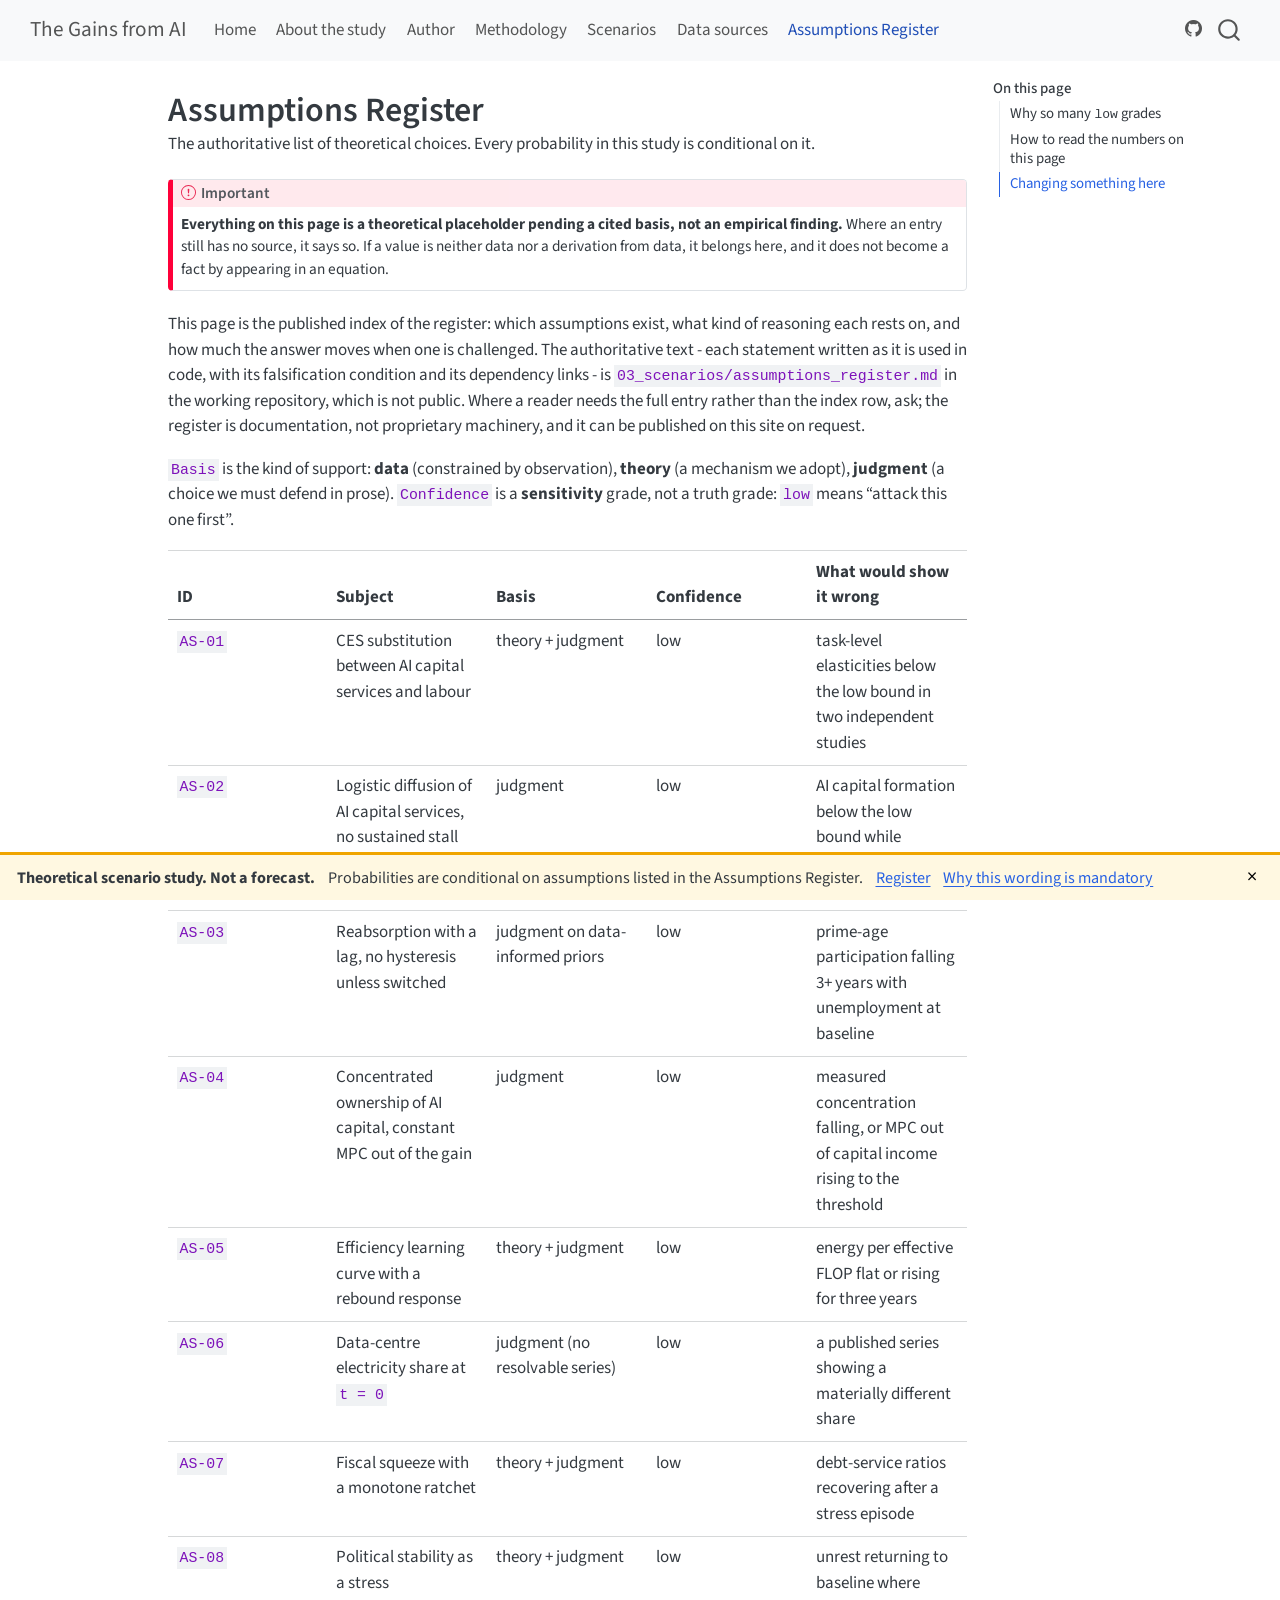
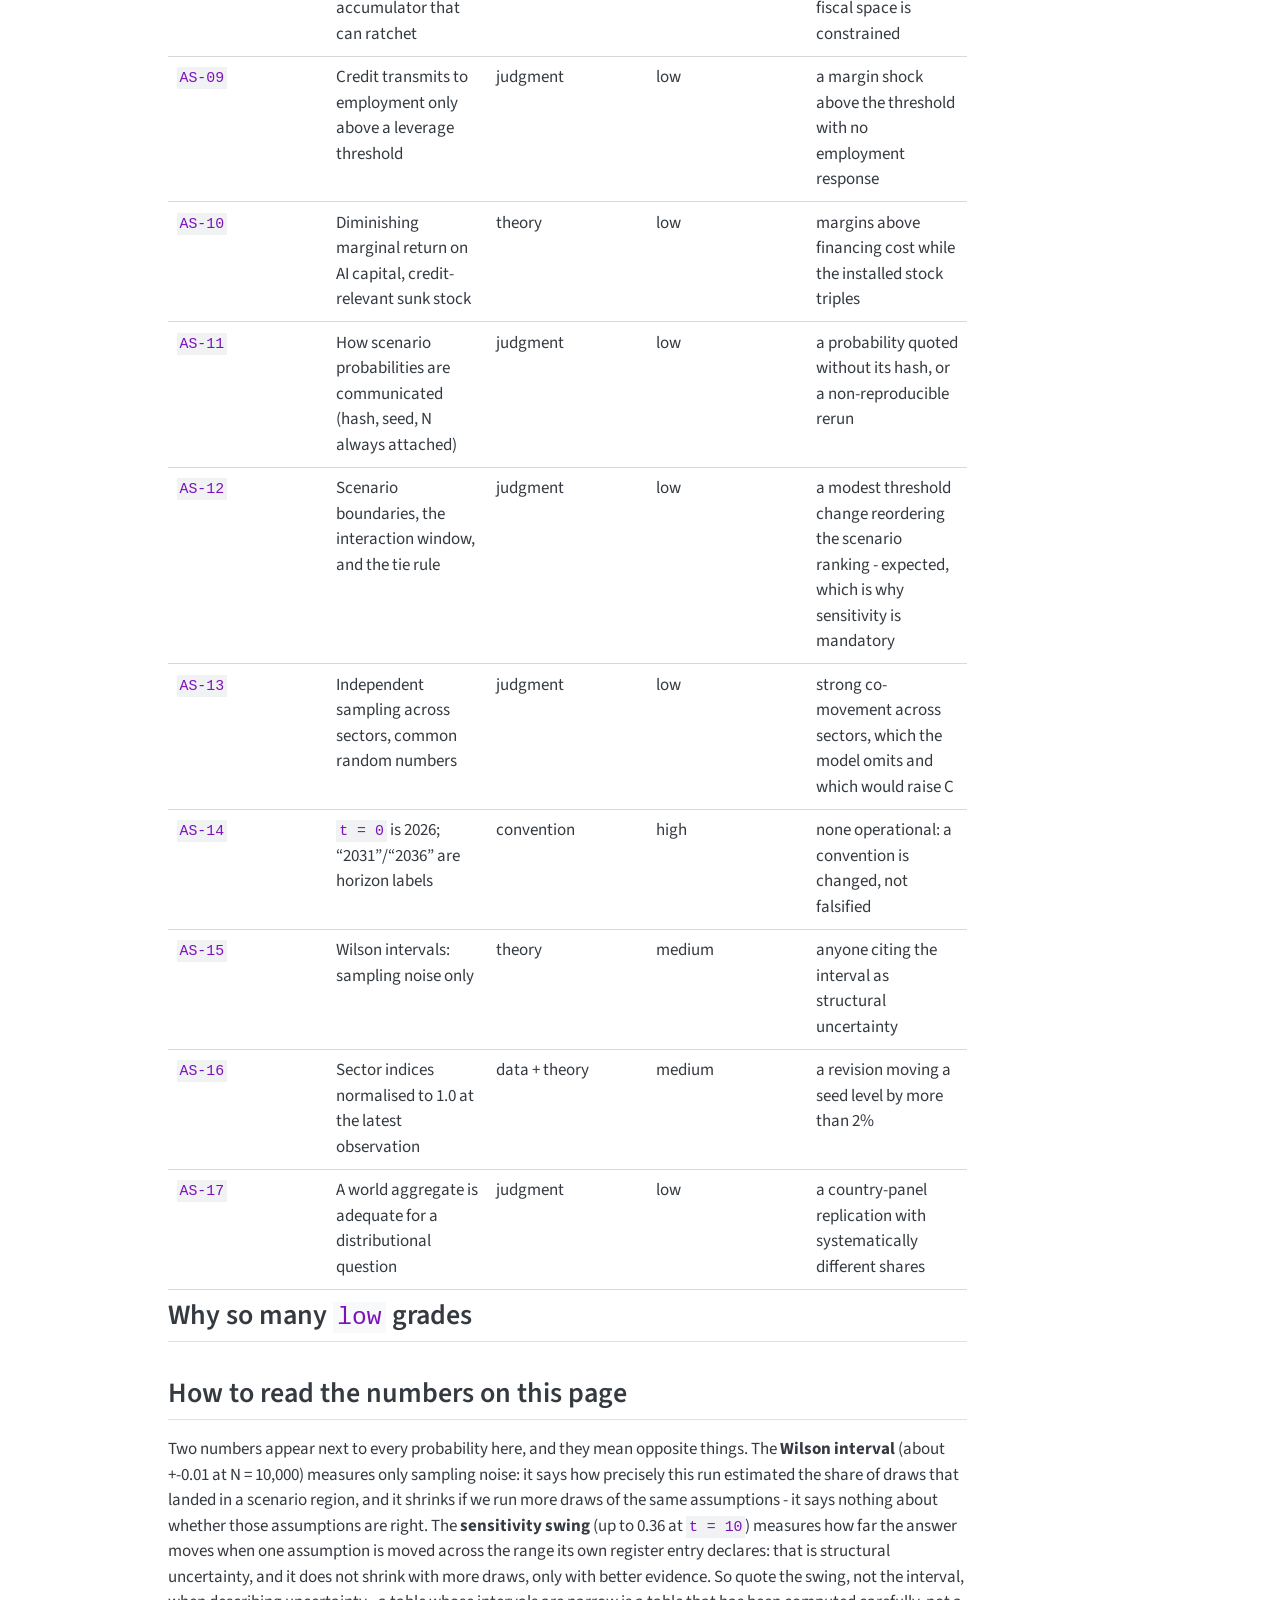
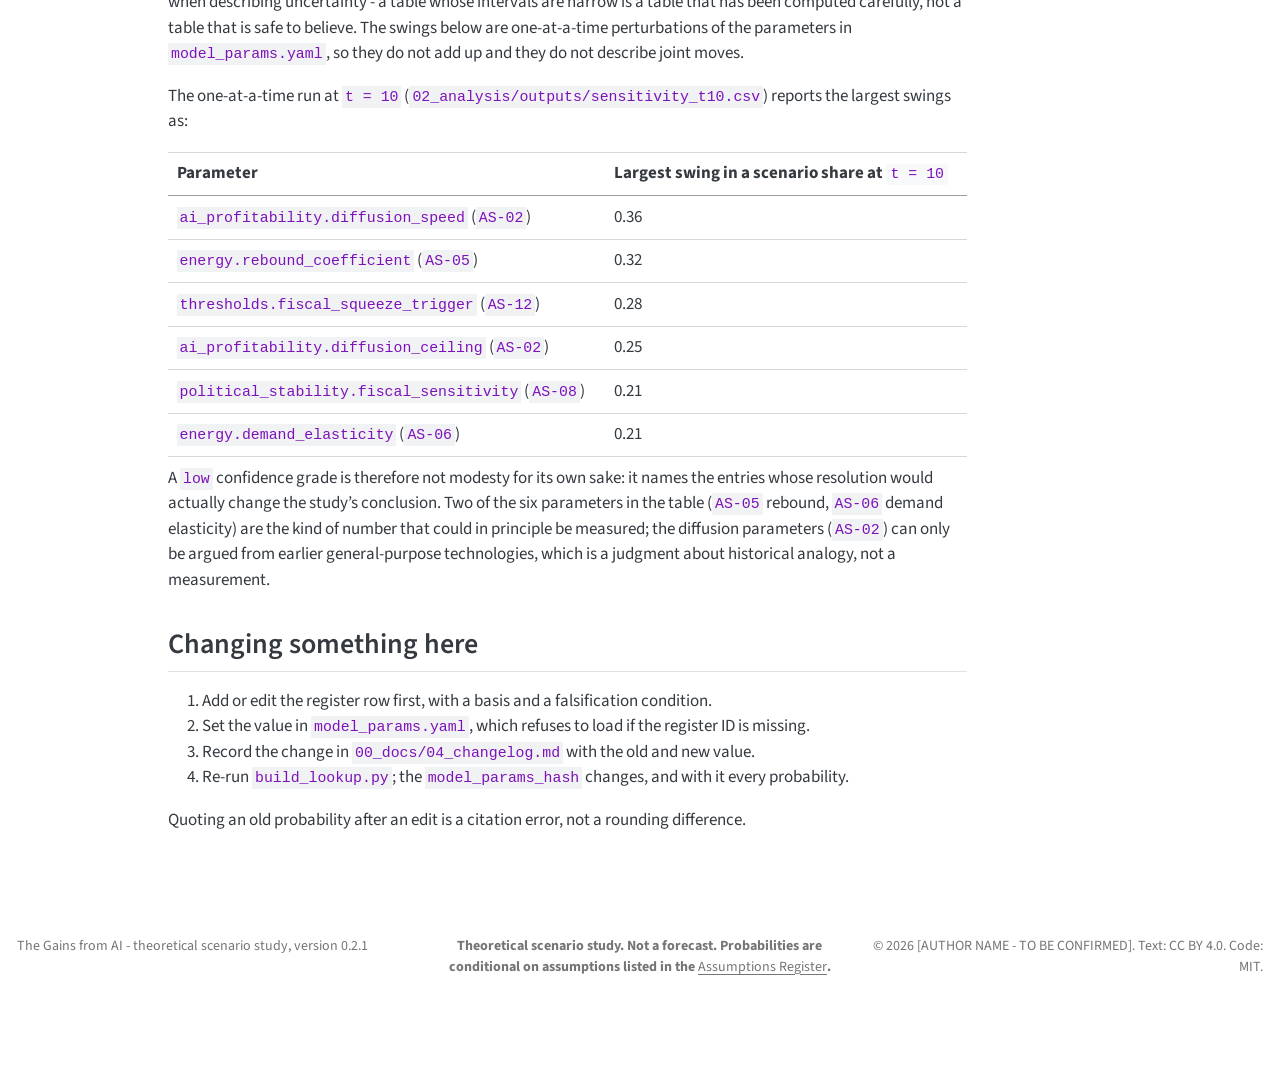
<file: assumptions.html>
<!DOCTYPE html>
<html xmlns="http://www.w3.org/1999/xhtml" lang="en-GB" xml:lang="en-GB"><head>

<meta charset="utf-8">
<meta name="generator" content="quarto-1.10.19">

<meta name="viewport" content="width=device-width, initial-scale=1.0, user-scalable=yes">

<meta name="description" content="The authoritative list of theoretical choices. Every probability in this study is conditional on it.">

<title>Assumptions Register – The Gains from AI</title>
<style>
/* Default styles provided by pandoc.
** See https://pandoc.org/MANUAL.html#variables-for-html for config info.
*/
span.smallcaps{font-variant: small-caps;}
div.columns{display: flex; gap: 1.5em;}
div.column{flex: auto;}
@media screen {
div.columns{gap: min(4vw, 1.5em);}
div.column{overflow-x: auto;}
}
div.hanging-indent{margin-left: 1.5em; text-indent: -1.5em;}
ul.task-list{list-style: none;}
ul.task-list li input[type="checkbox"] {
  width: 0.8em;
  margin: 0 0.8em 0.2em -1em; /* quarto-specific, see https://github.com/quarto-dev/quarto-cli/issues/4556 */ 
  vertical-align: middle;
}
</style>


<script src="site_libs/quarto-nav/quarto-nav.js"></script>
<script src="site_libs/quarto-nav/headroom.min.js"></script>
<script src="site_libs/clipboard/clipboard.min.js"></script>
<script src="site_libs/quarto-search/autocomplete.umd.js"></script>
<script src="site_libs/quarto-search/fuse.min.js"></script>
<script src="site_libs/quarto-search/quarto-search.js"></script>
<meta name="quarto:offset" content="./">
<script src="site_libs/quarto-html/quarto.js" type="module"></script>
<script src="site_libs/quarto-html/tabsets/tabsets.js" type="module"></script>
<script src="site_libs/quarto-html/popper.min.js"></script>
<script src="site_libs/quarto-html/tippy.umd.min.js"></script>
<script src="site_libs/quarto-html/anchor.min.js"></script>
<link href="site_libs/quarto-html/tippy.css" rel="stylesheet">
<link href="site_libs/quarto-html/quarto-syntax-highlighting-bf27225e3a48a9273f3daa8f8e829971.css" rel="stylesheet" id="quarto-text-highlighting-styles">
<script src="site_libs/bootstrap/bootstrap.min.js"></script>
<link href="site_libs/bootstrap/bootstrap-icons.css" rel="stylesheet">
<link href="site_libs/bootstrap/bootstrap-55617497126496852ff9f5a59253c640.min.css" rel="stylesheet" append-hash="true" id="quarto-bootstrap" data-mode="light">
<script id="quarto-search-options" type="application/json">{
  "location": "navbar",
  "copy-button": false,
  "collapse-after": 3,
  "panel-placement": "end",
  "type": "overlay",
  "limit": 50,
  "keyboard-shortcut": [
    "f",
    "/",
    "s"
  ],
  "language": {
    "search-no-results-text": "No results",
    "search-matching-documents-text": "matching documents",
    "search-copy-link-title": "Copy link to search",
    "search-hide-matches-text": "Hide additional matches",
    "search-more-match-text": "more match in this document",
    "search-more-matches-text": "more matches in this document",
    "search-clear-button-title": "Clear",
    "search-text-placeholder": "",
    "search-detached-cancel-button-title": "Cancel",
    "search-submit-button-title": "Submit",
    "search-label": "Search"
  }
}</script>


<link rel="stylesheet" href="styles.css">
</head>

<body class="nav-fixed quarto-light">

<div id="quarto-search-results"></div>
  <header id="quarto-header" class="headroom fixed-top">
    <nav class="navbar navbar-expand-lg " data-bs-theme="dark">
      <div class="navbar-container container-fluid">
      <div class="navbar-brand-container mx-auto">
    <a class="navbar-brand" href="./index.html">
    <span class="navbar-title">The Gains from AI</span>
    </a>
  </div>
            <div id="quarto-search" class="" title="Search"></div>
          <button class="navbar-toggler" type="button" data-bs-toggle="collapse" data-bs-target="#navbarCollapse" aria-controls="navbarCollapse" role="menu" aria-expanded="false" aria-label="Toggle navigation" onclick="if (window.quartoToggleHeadroom) { window.quartoToggleHeadroom(); }">
  <span class="navbar-toggler-icon"></span>
</button>
          <div class="collapse navbar-collapse" id="navbarCollapse">
            <ul class="navbar-nav navbar-nav-scroll me-auto">
  <li class="nav-item">
    <a class="nav-link" href="./index.html"> 
<span class="menu-text">Home</span></a>
  </li>  
  <li class="nav-item">
    <a class="nav-link" href="./about.html"> 
<span class="menu-text">About the study</span></a>
  </li>  
  <li class="nav-item">
    <a class="nav-link" href="./author.html"> 
<span class="menu-text">Author</span></a>
  </li>  
  <li class="nav-item">
    <a class="nav-link" href="./methodology.html"> 
<span class="menu-text">Methodology</span></a>
  </li>  
  <li class="nav-item">
    <a class="nav-link" href="./scenarios.html"> 
<span class="menu-text">Scenarios</span></a>
  </li>  
  <li class="nav-item">
    <a class="nav-link" href="./data-sources.html"> 
<span class="menu-text">Data sources</span></a>
  </li>  
  <li class="nav-item">
    <a class="nav-link active" href="./assumptions.html" aria-current="page"> 
<span class="menu-text">Assumptions Register</span></a>
  </li>  
</ul>
          </div> <!-- /navcollapse -->
            <div class="quarto-navbar-tools">
    <a href="https://github.com/sternnick/ai-scenario-discovery-site" title="" class="quarto-navigation-tool px-1" aria-label="Published site source (built output)"><i class="bi bi-github"></i></a>
</div>
      </div> <!-- /container-fluid -->
    </nav>
</header>
<!-- content -->
<div id="quarto-content" class="quarto-container page-columns page-rows-contents page-layout-article page-navbar">
<!-- sidebar -->
<!-- margin-sidebar -->
    <div id="quarto-margin-sidebar" class="sidebar margin-sidebar">
        <nav id="TOC" role="doc-toc" class="toc-active">
    <h2 id="toc-title">On this page</h2>
   
  <ul>
  <li><a href="#why-so-many-low-grades" id="toc-why-so-many-low-grades" class="nav-link active" data-scroll-target="#why-so-many-low-grades">Why so many <code>low</code> grades</a></li>
  <li><a href="#how-to-read-the-numbers-on-this-page" id="toc-how-to-read-the-numbers-on-this-page" class="nav-link" data-scroll-target="#how-to-read-the-numbers-on-this-page">How to read the numbers on this page</a></li>
  <li><a href="#changing-something-here" id="toc-changing-something-here" class="nav-link" data-scroll-target="#changing-something-here">Changing something here</a></li>
  </ul>
</nav>
    </div>
<!-- main -->
<main class="content" id="quarto-document-content">

<header id="title-block-header" class="quarto-title-block default">
<div class="quarto-title">
<h1 class="title">Assumptions Register</h1>
</div>

<div>
  <div class="description">
    The authoritative list of theoretical choices. Every probability in this study is conditional on it.
  </div>
</div>


<div class="quarto-title-meta">

    
  
    
  </div>
  


</header>


<div class="callout callout-style-default callout-important callout-titled">
<div class="callout-header d-flex align-content-center">
<div class="callout-icon-container">
<i class="callout-icon"></i>
</div>
<div class="callout-title-container flex-fill">
Important
</div>
</div>
<div class="callout-body-container callout-body">
<p><strong>Everything on this page is a theoretical placeholder pending a cited basis, not an empirical finding.</strong> Where an entry still has no source, it says so. If a value is neither data nor a derivation from data, it belongs here, and it does not become a fact by appearing in an equation.</p>
</div>
</div>
<p>This page is the published index of the register: which assumptions exist, what kind of reasoning each rests on, and how much the answer moves when one is challenged. The authoritative text - each statement written as it is used in code, with its falsification condition and its dependency links - is <code>03_scenarios/assumptions_register.md</code> in the working repository, which is not public. Where a reader needs the full entry rather than the index row, ask; the register is documentation, not proprietary machinery, and it can be published on this site on request.</p>
<p><code>Basis</code> is the kind of support: <strong>data</strong> (constrained by observation), <strong>theory</strong> (a mechanism we adopt), <strong>judgment</strong> (a choice we must defend in prose). <code>Confidence</code> is a <strong>sensitivity</strong> grade, not a truth grade: <code>low</code> means “attack this one first”.</p>
<table class="caption-top table">
<colgroup>
<col style="width: 20%">
<col style="width: 20%">
<col style="width: 20%">
<col style="width: 20%">
<col style="width: 20%">
</colgroup>
<thead>
<tr class="header">
<th>ID</th>
<th>Subject</th>
<th>Basis</th>
<th>Confidence</th>
<th>What would show it wrong</th>
</tr>
</thead>
<tbody>
<tr class="odd">
<td><code>AS-01</code></td>
<td>CES substitution between AI capital services and labour</td>
<td>theory + judgment</td>
<td>low</td>
<td>task-level elasticities below the low bound in two independent studies</td>
</tr>
<tr class="even">
<td><code>AS-02</code></td>
<td>Logistic diffusion of AI capital services, no sustained stall</td>
<td>judgment</td>
<td>low</td>
<td>AI capital formation below the low bound while compute prices keep falling</td>
</tr>
<tr class="odd">
<td><code>AS-03</code></td>
<td>Reabsorption with a lag, no hysteresis unless switched</td>
<td>judgment on data-informed priors</td>
<td>low</td>
<td>prime-age participation falling 3+ years with unemployment at baseline</td>
</tr>
<tr class="even">
<td><code>AS-04</code></td>
<td>Concentrated ownership of AI capital, constant MPC out of the gain</td>
<td>judgment</td>
<td>low</td>
<td>measured concentration falling, or MPC out of capital income rising to the threshold</td>
</tr>
<tr class="odd">
<td><code>AS-05</code></td>
<td>Efficiency learning curve with a rebound response</td>
<td>theory + judgment</td>
<td>low</td>
<td>energy per effective FLOP flat or rising for three years</td>
</tr>
<tr class="even">
<td><code>AS-06</code></td>
<td>Data-centre electricity share at <code>t = 0</code></td>
<td>judgment (no resolvable series)</td>
<td>low</td>
<td>a published series showing a materially different share</td>
</tr>
<tr class="odd">
<td><code>AS-07</code></td>
<td>Fiscal squeeze with a monotone ratchet</td>
<td>theory + judgment</td>
<td>low</td>
<td>debt-service ratios recovering after a stress episode</td>
</tr>
<tr class="even">
<td><code>AS-08</code></td>
<td>Political stability as a stress accumulator that can ratchet</td>
<td>theory + judgment</td>
<td>low</td>
<td>unrest returning to baseline where fiscal space is constrained</td>
</tr>
<tr class="odd">
<td><code>AS-09</code></td>
<td>Credit transmits to employment only above a leverage threshold</td>
<td>judgment</td>
<td>low</td>
<td>a margin shock above the threshold with no employment response</td>
</tr>
<tr class="even">
<td><code>AS-10</code></td>
<td>Diminishing marginal return on AI capital, credit-relevant sunk stock</td>
<td>theory</td>
<td>low</td>
<td>margins above financing cost while the installed stock triples</td>
</tr>
<tr class="odd">
<td><code>AS-11</code></td>
<td>How scenario probabilities are communicated (hash, seed, N always attached)</td>
<td>judgment</td>
<td>low</td>
<td>a probability quoted without its hash, or a non-reproducible rerun</td>
</tr>
<tr class="even">
<td><code>AS-12</code></td>
<td>Scenario boundaries, the interaction window, and the tie rule</td>
<td>judgment</td>
<td>low</td>
<td>a modest threshold change reordering the scenario ranking - expected, which is why sensitivity is mandatory</td>
</tr>
<tr class="odd">
<td><code>AS-13</code></td>
<td>Independent sampling across sectors, common random numbers</td>
<td>judgment</td>
<td>low</td>
<td>strong co-movement across sectors, which the model omits and which would raise C</td>
</tr>
<tr class="even">
<td><code>AS-14</code></td>
<td><code>t = 0</code> is 2026; “2031”/“2036” are horizon labels</td>
<td>convention</td>
<td>high</td>
<td>none operational: a convention is changed, not falsified</td>
</tr>
<tr class="odd">
<td><code>AS-15</code></td>
<td>Wilson intervals: sampling noise only</td>
<td>theory</td>
<td>medium</td>
<td>anyone citing the interval as structural uncertainty</td>
</tr>
<tr class="even">
<td><code>AS-16</code></td>
<td>Sector indices normalised to 1.0 at the latest observation</td>
<td>data + theory</td>
<td>medium</td>
<td>a revision moving a seed level by more than 2%</td>
</tr>
<tr class="odd">
<td><code>AS-17</code></td>
<td>A world aggregate is adequate for a distributional question</td>
<td>judgment</td>
<td>low</td>
<td>a country-panel replication with systematically different shares</td>
</tr>
</tbody>
</table>
<section id="why-so-many-low-grades" class="level2">
<h2 class="anchored" data-anchor-id="why-so-many-low-grades">Why so many <code>low</code> grades</h2>
</section>
<section id="how-to-read-the-numbers-on-this-page" class="level2">
<h2 class="anchored" data-anchor-id="how-to-read-the-numbers-on-this-page">How to read the numbers on this page</h2>
<p>Two numbers appear next to every probability here, and they mean opposite things. The <strong>Wilson interval</strong> (about +-0.01 at N = 10,000) measures only sampling noise: it says how precisely this run estimated the share of draws that landed in a scenario region, and it shrinks if we run more draws of the same assumptions - it says nothing about whether those assumptions are right. The <strong>sensitivity swing</strong> (up to 0.36 at <code>t = 10</code>) measures how far the answer moves when one assumption is moved across the range its own register entry declares: that is structural uncertainty, and it does not shrink with more draws, only with better evidence. So quote the swing, not the interval, when describing uncertainty - a table whose intervals are narrow is a table that has been computed carefully, not a table that is safe to believe. The swings below are one-at-a-time perturbations of the parameters in <code>model_params.yaml</code>, so they do not add up and they do not describe joint moves.</p>
<p>The one-at-a-time run at <code>t = 10</code> (<code>02_analysis/outputs/sensitivity_t10.csv</code>) reports the largest swings as:</p>
<table class="caption-top table">
<thead>
<tr class="header">
<th>Parameter</th>
<th>Largest swing in a scenario share at <code>t = 10</code></th>
</tr>
</thead>
<tbody>
<tr class="odd">
<td><code>ai_profitability.diffusion_speed</code> (<code>AS-02</code>)</td>
<td>0.36</td>
</tr>
<tr class="even">
<td><code>energy.rebound_coefficient</code> (<code>AS-05</code>)</td>
<td>0.32</td>
</tr>
<tr class="odd">
<td><code>thresholds.fiscal_squeeze_trigger</code> (<code>AS-12</code>)</td>
<td>0.28</td>
</tr>
<tr class="even">
<td><code>ai_profitability.diffusion_ceiling</code> (<code>AS-02</code>)</td>
<td>0.25</td>
</tr>
<tr class="odd">
<td><code>political_stability.fiscal_sensitivity</code> (<code>AS-08</code>)</td>
<td>0.21</td>
</tr>
<tr class="even">
<td><code>energy.demand_elasticity</code> (<code>AS-06</code>)</td>
<td>0.21</td>
</tr>
</tbody>
</table>
<p>A <code>low</code> confidence grade is therefore not modesty for its own sake: it names the entries whose resolution would actually change the study’s conclusion. Two of the six parameters in the table (<code>AS-05</code> rebound, <code>AS-06</code> demand elasticity) are the kind of number that could in principle be measured; the diffusion parameters (<code>AS-02</code>) can only be argued from earlier general-purpose technologies, which is a judgment about historical analogy, not a measurement.</p>
</section>
<section id="changing-something-here" class="level2">
<h2 class="anchored" data-anchor-id="changing-something-here">Changing something here</h2>
<ol type="1">
<li>Add or edit the register row first, with a basis and a falsification condition.</li>
<li>Set the value in <code>model_params.yaml</code>, which refuses to load if the register ID is missing.</li>
<li>Record the change in <code>00_docs/04_changelog.md</code> with the old and new value.</li>
<li>Re-run <code>build_lookup.py</code>; the <code>model_params_hash</code> changes, and with it every probability.</li>
</ol>
<p>Quoting an old probability after an edit is a citation error, not a rounding difference.</p>


</section>

</main> <!-- /main -->
<!-- Persistent disclaimer. Rendered on every page via include-after-body in _quarto.yml.
     It is fixed rather than inline so that a screenshot of any table on any page still
     carries the sentence that makes the numbers meaningful. -->
<div id="not-a-forecast-banner" role="note" aria-label="Nature of this study">
  <span class="banner-label">Theoretical scenario study. Not a forecast.</span>
  Probabilities are conditional on assumptions listed in the Assumptions Register.
  <a href="./assumptions.html">Register</a>
  <a href="./about.html">Why this wording is mandatory</a>
  <button type="button" aria-label="Dismiss banner" onclick="document.getElementById('not-a-forecast-banner').classList.add('dismissed')">×</button>
</div>
<script>
  // One banner per browser session, not one per page load: the point is that the sentence
  // is never absent from a reader's view of a probability, not that it is annoying.
  if (sessionStorage.getItem("banner-dismissed") === "1") {
    document.getElementById("not-a-forecast-banner").classList.add("dismissed");
  }
  document.querySelector("#not-a-forecast-banner button")
    .addEventListener("click", function () { sessionStorage.setItem("banner-dismissed", "1"); });
</script>
<script id="quarto-html-after-body" type="application/javascript">
  window.document.addEventListener("DOMContentLoaded", function (event) {
    const icon = "";
    const anchorJS = new window.AnchorJS();
    anchorJS.options = {
      placement: 'right',
      icon: icon
    };
    anchorJS.add('.anchored');
    const isCodeAnnotation = (el) => {
      for (const clz of el.classList) {
        if (clz.startsWith('code-annotation-')) {                     
          return true;
        }
      }
      return false;
    }
    const onCopySuccess = function(e) {
      // button target
      const button = e.trigger;
      // don't keep focus
      button.blur();
      // flash "checked"
      button.classList.add('code-copy-button-checked');
      var currentTitle = button.getAttribute("title");
      button.setAttribute("title", "Copied!");
      let tooltip;
      if (window.bootstrap) {
        button.setAttribute("data-bs-toggle", "tooltip");
        button.setAttribute("data-bs-placement", "left");
        button.setAttribute("data-bs-title", "Copied!");
        tooltip = new bootstrap.Tooltip(button, 
          { trigger: "manual", 
            customClass: "code-copy-button-tooltip",
            offset: [0, -8]});
        tooltip.show();    
      }
      setTimeout(function() {
        if (tooltip) {
          tooltip.hide();
          button.removeAttribute("data-bs-title");
          button.removeAttribute("data-bs-toggle");
          button.removeAttribute("data-bs-placement");
        }
        button.setAttribute("title", currentTitle);
        button.classList.remove('code-copy-button-checked');
      }, 1000);
      // clear code selection
      e.clearSelection();
    }
    const getTextToCopy = function(trigger) {
      const outerScaffold = trigger.parentElement.cloneNode(true);
      const codeEl = outerScaffold.querySelector('code');
      for (const childEl of codeEl.children) {
        if (isCodeAnnotation(childEl)) {
          childEl.remove();
        }
      }
      return codeEl.innerText;
    }
    const clipboard = new window.ClipboardJS('.code-copy-button:not([data-in-quarto-modal])', {
      text: getTextToCopy
    });
    clipboard.on('success', onCopySuccess);
    if (window.document.getElementById('quarto-embedded-source-code-modal')) {
      const clipboardModal = new window.ClipboardJS('.code-copy-button[data-in-quarto-modal]', {
        text: getTextToCopy,
        container: window.document.getElementById('quarto-embedded-source-code-modal')
      });
      clipboardModal.on('success', onCopySuccess);
    }
      var localhostRegex = new RegExp(/^(?:http|https):\/\/localhost\:?[0-9]*\//);
      var mailtoRegex = new RegExp(/^mailto:/);
        var filterRegex = new RegExp("https:\/\/sternnick\.github\.io\/ai-scenario-discovery-site\/");
      var isInternal = (href) => {
          return filterRegex.test(href) || localhostRegex.test(href) || mailtoRegex.test(href);
      }
      // Inspect non-navigation links and adorn them if external
     var links = window.document.querySelectorAll('a[href]:not(.nav-link):not(.navbar-brand):not(.toc-action):not(.sidebar-link):not(.sidebar-item-toggle):not(.pagination-link):not(.no-external):not([aria-hidden]):not(.dropdown-item):not(.quarto-navigation-tool):not(.about-link)');
      for (var i=0; i<links.length; i++) {
        const link = links[i];
        if (!isInternal(link.href)) {
          // undo the damage that might have been done by quarto-nav.js in the case of
          // links that we want to consider external
          if (link.dataset.originalHref !== undefined) {
            link.href = link.dataset.originalHref;
          }
        }
      }
    function tippyHover(el, contentFn, onTriggerFn, onUntriggerFn) {
      const config = {
        allowHTML: true,
        maxWidth: 500,
        delay: 100,
        arrow: false,
        appendTo: function(el) {
            return el.parentElement;
        },
        interactive: true,
        interactiveBorder: 10,
        theme: 'quarto',
        placement: 'bottom-start',
      };
      if (contentFn) {
        config.content = contentFn;
      }
      if (onTriggerFn) {
        config.onTrigger = onTriggerFn;
      }
      if (onUntriggerFn) {
        config.onUntrigger = onUntriggerFn;
      }
      window.tippy(el, config); 
    }
    const noterefs = window.document.querySelectorAll('a[role="doc-noteref"]');
    for (var i=0; i<noterefs.length; i++) {
      const ref = noterefs[i];
      tippyHover(ref, function() {
        // use id or data attribute instead here
        let href = ref.getAttribute('data-footnote-href') || ref.getAttribute('href');
        try { href = new URL(href).hash; } catch {}
        const id = href.replace(/^#\/?/, "");
        const note = window.document.getElementById(id);
        if (note) {
          return note.innerHTML;
        } else {
          return "";
        }
      });
    }
    const xrefs = window.document.querySelectorAll('a.quarto-xref');
    const processXRef = (id, note) => {
      // Strip column container classes
      const stripColumnClz = (el) => {
        el.classList.remove("page-full", "page-columns");
        if (el.children) {
          for (const child of el.children) {
            stripColumnClz(child);
          }
        }
      }
      stripColumnClz(note)
      if (id === null || id.startsWith('sec-')) {
        // Special case sections, only their first couple elements
        const container = document.createElement("div");
        if (note.children && note.children.length > 2) {
          container.appendChild(note.children[0].cloneNode(true));
          for (let i = 1; i < note.children.length; i++) {
            const child = note.children[i];
            if (child.tagName === "P" && child.innerText === "") {
              continue;
            } else {
              container.appendChild(child.cloneNode(true));
              break;
            }
          }
          if (window.Quarto?.typesetMath) {
            window.Quarto.typesetMath(container);
          }
          return container.innerHTML
        } else {
          if (window.Quarto?.typesetMath) {
            window.Quarto.typesetMath(note);
          }
          return note.innerHTML;
        }
      } else {
        // Remove any anchor links if they are present
        const anchorLink = note.querySelector('a.anchorjs-link');
        if (anchorLink) {
          anchorLink.remove();
        }
        if (window.Quarto?.typesetMath) {
          window.Quarto.typesetMath(note);
        }
        if (note.classList.contains("callout")) {
          return note.outerHTML;
        } else {
          return note.innerHTML;
        }
      }
    }
    for (var i=0; i<xrefs.length; i++) {
      const xref = xrefs[i];
      tippyHover(xref, undefined, function(instance) {
        instance.disable();
        let url = xref.getAttribute('href');
        let hash = undefined; 
        if (url.startsWith('#')) {
          hash = url;
        } else {
          try { hash = new URL(url).hash; } catch {}
        }
        if (hash) {
          const id = hash.replace(/^#\/?/, "");
          const note = window.document.getElementById(id);
          if (note !== null) {
            try {
              const html = processXRef(id, note.cloneNode(true));
              instance.setContent(html);
            } finally {
              instance.enable();
              instance.show();
            }
          } else {
            // See if we can fetch this
            fetch(url.split('#')[0])
            .then(res => res.text())
            .then(html => {
              const parser = new DOMParser();
              const htmlDoc = parser.parseFromString(html, "text/html");
              const note = htmlDoc.getElementById(id);
              if (note !== null) {
                const html = processXRef(id, note);
                instance.setContent(html);
              } 
            }).finally(() => {
              instance.enable();
              instance.show();
            });
          }
        } else {
          // See if we can fetch a full url (with no hash to target)
          // This is a special case and we should probably do some content thinning / targeting
          fetch(url)
          .then(res => res.text())
          .then(html => {
            const parser = new DOMParser();
            const htmlDoc = parser.parseFromString(html, "text/html");
            const note = htmlDoc.querySelector('main.content');
            if (note !== null) {
              // This should only happen for chapter cross references
              // (since there is no id in the URL)
              // remove the first header
              if (note.children.length > 0 && note.children[0].tagName === "HEADER") {
                note.children[0].remove();
              }
              const html = processXRef(null, note);
              instance.setContent(html);
            } 
          }).finally(() => {
            instance.enable();
            instance.show();
          });
        }
      }, function(instance) {
      });
    }
        let selectedAnnoteEl;
        const selectorForAnnotation = ( cell, annotation) => {
          let cellAttr = 'data-code-cell="' + cell + '"';
          let lineAttr = 'data-code-annotation="' +  annotation + '"';
          const selector = 'span[' + cellAttr + '][' + lineAttr + ']';
          return selector;
        }
        const selectCodeLines = (annoteEl) => {
          const doc = window.document;
          const targetCell = annoteEl.getAttribute("data-target-cell");
          const targetAnnotation = annoteEl.getAttribute("data-target-annotation");
          const annoteSpan = window.document.querySelector(selectorForAnnotation(targetCell, targetAnnotation));
          const lines = annoteSpan.getAttribute("data-code-lines").split(",");
          const lineIds = lines.map((line) => {
            return targetCell + "-" + line;
          })
          let top = null;
          let height = null;
          let parent = null;
          if (lineIds.length > 0) {
              //compute the position of the single el (top and bottom and make a div)
              const el = window.document.getElementById(lineIds[0]);
              top = el.offsetTop;
              height = el.offsetHeight;
              parent = el.parentElement.parentElement;
            if (lineIds.length > 1) {
              const lastEl = window.document.getElementById(lineIds[lineIds.length - 1]);
              const bottom = lastEl.offsetTop + lastEl.offsetHeight;
              height = bottom - top;
            }
            if (top !== null && height !== null && parent !== null) {
              // cook up a div (if necessary) and position it 
              let div = window.document.getElementById("code-annotation-line-highlight");
              if (div === null) {
                div = window.document.createElement("div");
                div.setAttribute("id", "code-annotation-line-highlight");
                div.style.position = 'absolute';
                parent.appendChild(div);
              }
              div.style.top = top - 2 + "px";
              div.style.height = height + 4 + "px";
              div.style.left = 0;
              let gutterDiv = window.document.getElementById("code-annotation-line-highlight-gutter");
              if (gutterDiv === null) {
                gutterDiv = window.document.createElement("div");
                gutterDiv.setAttribute("id", "code-annotation-line-highlight-gutter");
                gutterDiv.style.position = 'absolute';
                const codeCell = window.document.getElementById(targetCell);
                const gutter = codeCell.querySelector('.code-annotation-gutter');
                gutter.appendChild(gutterDiv);
              }
              gutterDiv.style.top = top - 2 + "px";
              gutterDiv.style.height = height + 4 + "px";
            }
            selectedAnnoteEl = annoteEl;
          }
        };
        const unselectCodeLines = () => {
          const elementsIds = ["code-annotation-line-highlight", "code-annotation-line-highlight-gutter"];
          elementsIds.forEach((elId) => {
            const div = window.document.getElementById(elId);
            if (div) {
              div.remove();
            }
          });
          selectedAnnoteEl = undefined;
        };
          // Handle positioning of the toggle
      window.addEventListener(
        "resize",
        throttle(() => {
          elRect = undefined;
          if (selectedAnnoteEl) {
            selectCodeLines(selectedAnnoteEl);
          }
        }, 10)
      );
      function throttle(fn, ms) {
      let throttle = false;
      let timer;
        return (...args) => {
          if(!throttle) { // first call gets through
              fn.apply(this, args);
              throttle = true;
          } else { // all the others get throttled
              if(timer) clearTimeout(timer); // cancel #2
              timer = setTimeout(() => {
                fn.apply(this, args);
                timer = throttle = false;
              }, ms);
          }
        };
      }
        // Attach click handler to the DT
        const annoteDls = window.document.querySelectorAll('dt[data-target-cell]');
        for (const annoteDlNode of annoteDls) {
          annoteDlNode.addEventListener('click', (event) => {
            const clickedEl = event.target;
            if (clickedEl !== selectedAnnoteEl) {
              unselectCodeLines();
              const activeEl = window.document.querySelector('dt[data-target-cell].code-annotation-active');
              if (activeEl) {
                activeEl.classList.remove('code-annotation-active');
              }
              selectCodeLines(clickedEl);
              clickedEl.classList.add('code-annotation-active');
            } else {
              // Unselect the line
              unselectCodeLines();
              clickedEl.classList.remove('code-annotation-active');
            }
          });
        }
    const findCites = (el) => {
      const parentEl = el.parentElement;
      if (parentEl) {
        const cites = parentEl.dataset.cites;
        if (cites) {
          return {
            el,
            cites: cites.split(' ')
          };
        } else {
          return findCites(el.parentElement)
        }
      } else {
        return undefined;
      }
    };
    var bibliorefs = window.document.querySelectorAll('a[role="doc-biblioref"]');
    for (var i=0; i<bibliorefs.length; i++) {
      const ref = bibliorefs[i];
      const citeInfo = findCites(ref);
      if (citeInfo) {
        tippyHover(citeInfo.el, function() {
          var popup = window.document.createElement('div');
          citeInfo.cites.forEach(function(cite) {
            var citeDiv = window.document.createElement('div');
            citeDiv.classList.add('hanging-indent');
            citeDiv.classList.add('csl-entry');
            var biblioDiv = window.document.getElementById('ref-' + cite);
            if (biblioDiv) {
              citeDiv.innerHTML = biblioDiv.innerHTML;
            }
            popup.appendChild(citeDiv);
          });
          return popup.innerHTML;
        });
      }
    }
  });
  </script>
</div> <!-- /content -->
<footer class="footer">
  <div class="nav-footer">
    <div class="nav-footer-left">
<p>The Gains from AI - theoretical scenario study, version 0.2.1</p>
</div>   
    <div class="nav-footer-center">
<p><strong>Theoretical scenario study. Not a forecast. Probabilities are conditional on assumptions listed in the <a href="./assumptions.html">Assumptions Register</a>.</strong></p>
</div>
    <div class="nav-footer-right">
<p>© 2026 [AUTHOR NAME - TO BE CONFIRMED]. Text: CC BY 4.0. Code: MIT.</p>
</div>
  </div>
</footer>




</body></html>
</file>
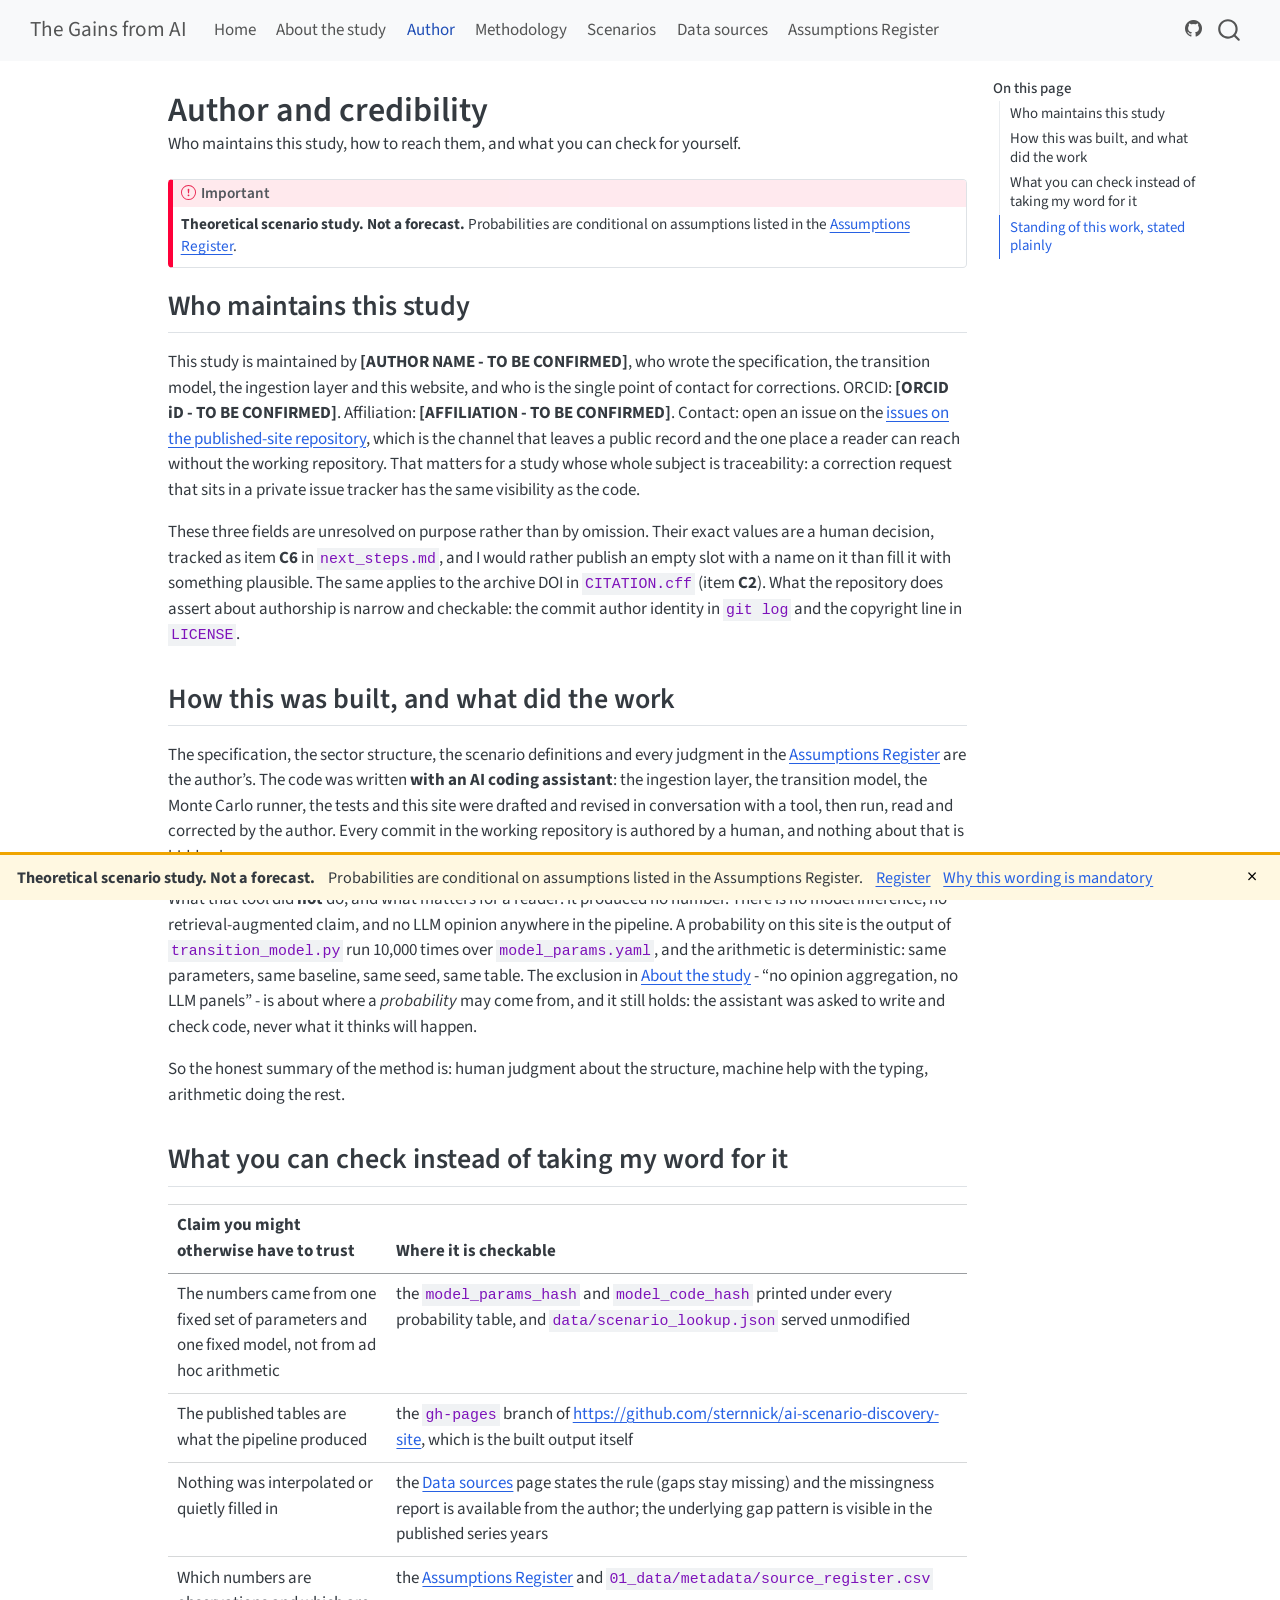
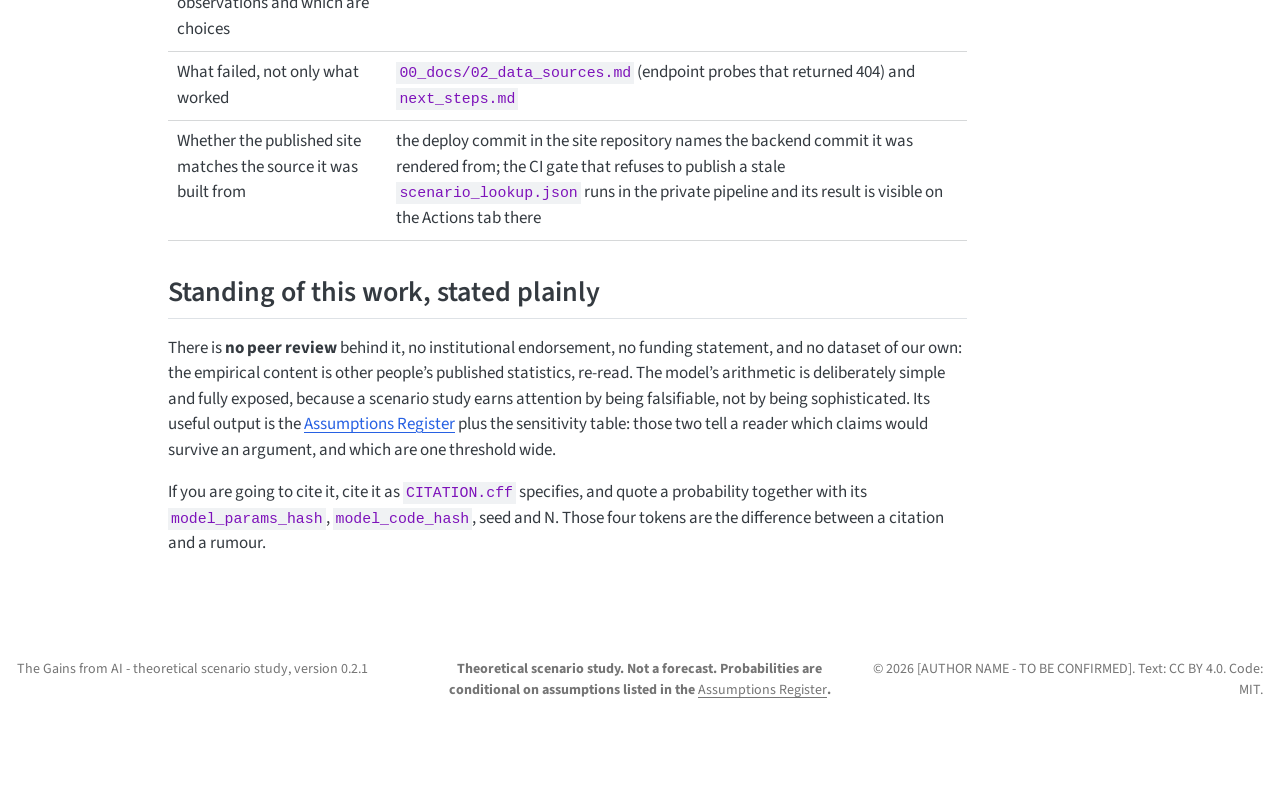
<file: author.html>
<!DOCTYPE html>
<html xmlns="http://www.w3.org/1999/xhtml" lang="en-GB" xml:lang="en-GB"><head>

<meta charset="utf-8">
<meta name="generator" content="quarto-1.10.19">

<meta name="viewport" content="width=device-width, initial-scale=1.0, user-scalable=yes">

<meta name="description" content="Who maintains this study, how to reach them, and what you can check for yourself.">

<title>Author and credibility – The Gains from AI</title>
<style>
/* Default styles provided by pandoc.
** See https://pandoc.org/MANUAL.html#variables-for-html for config info.
*/
span.smallcaps{font-variant: small-caps;}
div.columns{display: flex; gap: 1.5em;}
div.column{flex: auto;}
@media screen {
div.columns{gap: min(4vw, 1.5em);}
div.column{overflow-x: auto;}
}
div.hanging-indent{margin-left: 1.5em; text-indent: -1.5em;}
ul.task-list{list-style: none;}
ul.task-list li input[type="checkbox"] {
  width: 0.8em;
  margin: 0 0.8em 0.2em -1em; /* quarto-specific, see https://github.com/quarto-dev/quarto-cli/issues/4556 */ 
  vertical-align: middle;
}
</style>


<script src="site_libs/quarto-nav/quarto-nav.js"></script>
<script src="site_libs/quarto-nav/headroom.min.js"></script>
<script src="site_libs/clipboard/clipboard.min.js"></script>
<script src="site_libs/quarto-search/autocomplete.umd.js"></script>
<script src="site_libs/quarto-search/fuse.min.js"></script>
<script src="site_libs/quarto-search/quarto-search.js"></script>
<meta name="quarto:offset" content="./">
<script src="site_libs/quarto-html/quarto.js" type="module"></script>
<script src="site_libs/quarto-html/tabsets/tabsets.js" type="module"></script>
<script src="site_libs/quarto-html/popper.min.js"></script>
<script src="site_libs/quarto-html/tippy.umd.min.js"></script>
<script src="site_libs/quarto-html/anchor.min.js"></script>
<link href="site_libs/quarto-html/tippy.css" rel="stylesheet">
<link href="site_libs/quarto-html/quarto-syntax-highlighting-bf27225e3a48a9273f3daa8f8e829971.css" rel="stylesheet" id="quarto-text-highlighting-styles">
<script src="site_libs/bootstrap/bootstrap.min.js"></script>
<link href="site_libs/bootstrap/bootstrap-icons.css" rel="stylesheet">
<link href="site_libs/bootstrap/bootstrap-55617497126496852ff9f5a59253c640.min.css" rel="stylesheet" append-hash="true" id="quarto-bootstrap" data-mode="light">
<script id="quarto-search-options" type="application/json">{
  "location": "navbar",
  "copy-button": false,
  "collapse-after": 3,
  "panel-placement": "end",
  "type": "overlay",
  "limit": 50,
  "keyboard-shortcut": [
    "f",
    "/",
    "s"
  ],
  "language": {
    "search-no-results-text": "No results",
    "search-matching-documents-text": "matching documents",
    "search-copy-link-title": "Copy link to search",
    "search-hide-matches-text": "Hide additional matches",
    "search-more-match-text": "more match in this document",
    "search-more-matches-text": "more matches in this document",
    "search-clear-button-title": "Clear",
    "search-text-placeholder": "",
    "search-detached-cancel-button-title": "Cancel",
    "search-submit-button-title": "Submit",
    "search-label": "Search"
  }
}</script>


<link rel="stylesheet" href="styles.css">
</head>

<body class="nav-fixed quarto-light">

<div id="quarto-search-results"></div>
  <header id="quarto-header" class="headroom fixed-top">
    <nav class="navbar navbar-expand-lg " data-bs-theme="dark">
      <div class="navbar-container container-fluid">
      <div class="navbar-brand-container mx-auto">
    <a class="navbar-brand" href="./index.html">
    <span class="navbar-title">The Gains from AI</span>
    </a>
  </div>
            <div id="quarto-search" class="" title="Search"></div>
          <button class="navbar-toggler" type="button" data-bs-toggle="collapse" data-bs-target="#navbarCollapse" aria-controls="navbarCollapse" role="menu" aria-expanded="false" aria-label="Toggle navigation" onclick="if (window.quartoToggleHeadroom) { window.quartoToggleHeadroom(); }">
  <span class="navbar-toggler-icon"></span>
</button>
          <div class="collapse navbar-collapse" id="navbarCollapse">
            <ul class="navbar-nav navbar-nav-scroll me-auto">
  <li class="nav-item">
    <a class="nav-link" href="./index.html"> 
<span class="menu-text">Home</span></a>
  </li>  
  <li class="nav-item">
    <a class="nav-link" href="./about.html"> 
<span class="menu-text">About the study</span></a>
  </li>  
  <li class="nav-item">
    <a class="nav-link active" href="./author.html" aria-current="page"> 
<span class="menu-text">Author</span></a>
  </li>  
  <li class="nav-item">
    <a class="nav-link" href="./methodology.html"> 
<span class="menu-text">Methodology</span></a>
  </li>  
  <li class="nav-item">
    <a class="nav-link" href="./scenarios.html"> 
<span class="menu-text">Scenarios</span></a>
  </li>  
  <li class="nav-item">
    <a class="nav-link" href="./data-sources.html"> 
<span class="menu-text">Data sources</span></a>
  </li>  
  <li class="nav-item">
    <a class="nav-link" href="./assumptions.html"> 
<span class="menu-text">Assumptions Register</span></a>
  </li>  
</ul>
          </div> <!-- /navcollapse -->
            <div class="quarto-navbar-tools">
    <a href="https://github.com/sternnick/ai-scenario-discovery-site" title="" class="quarto-navigation-tool px-1" aria-label="Published site source (built output)"><i class="bi bi-github"></i></a>
</div>
      </div> <!-- /container-fluid -->
    </nav>
</header>
<!-- content -->
<div id="quarto-content" class="quarto-container page-columns page-rows-contents page-layout-article page-navbar">
<!-- sidebar -->
<!-- margin-sidebar -->
    <div id="quarto-margin-sidebar" class="sidebar margin-sidebar">
        <nav id="TOC" role="doc-toc" class="toc-active">
    <h2 id="toc-title">On this page</h2>
   
  <ul>
  <li><a href="#who-maintains-this-study" id="toc-who-maintains-this-study" class="nav-link active" data-scroll-target="#who-maintains-this-study">Who maintains this study</a></li>
  <li><a href="#how-this-was-built-and-what-did-the-work" id="toc-how-this-was-built-and-what-did-the-work" class="nav-link" data-scroll-target="#how-this-was-built-and-what-did-the-work">How this was built, and what did the work</a></li>
  <li><a href="#what-you-can-check-instead-of-taking-my-word-for-it" id="toc-what-you-can-check-instead-of-taking-my-word-for-it" class="nav-link" data-scroll-target="#what-you-can-check-instead-of-taking-my-word-for-it">What you can check instead of taking my word for it</a></li>
  <li><a href="#standing-of-this-work-stated-plainly" id="toc-standing-of-this-work-stated-plainly" class="nav-link" data-scroll-target="#standing-of-this-work-stated-plainly">Standing of this work, stated plainly</a></li>
  </ul>
</nav>
    </div>
<!-- main -->
<main class="content" id="quarto-document-content">

<header id="title-block-header" class="quarto-title-block default">
<div class="quarto-title">
<h1 class="title">Author and credibility</h1>
</div>

<div>
  <div class="description">
    Who maintains this study, how to reach them, and what you can check for yourself.
  </div>
</div>


<div class="quarto-title-meta">

    
  
    
  </div>
  


</header>


<div class="callout callout-style-default callout-important callout-titled">
<div class="callout-header d-flex align-content-center">
<div class="callout-icon-container">
<i class="callout-icon"></i>
</div>
<div class="callout-title-container flex-fill">
Important
</div>
</div>
<div class="callout-body-container callout-body">
<p><strong>Theoretical scenario study. Not a forecast.</strong> Probabilities are conditional on assumptions listed in the <a href="./assumptions.html">Assumptions Register</a>.</p>
</div>
</div>
<section id="who-maintains-this-study" class="level2">
<h2 class="anchored" data-anchor-id="who-maintains-this-study">Who maintains this study</h2>
<p>This study is maintained by <strong>[AUTHOR NAME - TO BE CONFIRMED]</strong>, who wrote the specification, the transition model, the ingestion layer and this website, and who is the single point of contact for corrections. ORCID: <strong>[ORCID iD - TO BE CONFIRMED]</strong>. Affiliation: <strong>[AFFILIATION - TO BE CONFIRMED]</strong>. Contact: open an issue on the <a href="https://github.com/sternnick/ai-scenario-discovery-site/issues">issues on the published-site repository</a>, which is the channel that leaves a public record and the one place a reader can reach without the working repository. That matters for a study whose whole subject is traceability: a correction request that sits in a private issue tracker has the same visibility as the code.</p>
<p>These three fields are unresolved on purpose rather than by omission. Their exact values are a human decision, tracked as item <strong>C6</strong> in <code>next_steps.md</code>, and I would rather publish an empty slot with a name on it than fill it with something plausible. The same applies to the archive DOI in <code>CITATION.cff</code> (item <strong>C2</strong>). What the repository does assert about authorship is narrow and checkable: the commit author identity in <code>git log</code> and the copyright line in <code>LICENSE</code>.</p>
</section>
<section id="how-this-was-built-and-what-did-the-work" class="level2">
<h2 class="anchored" data-anchor-id="how-this-was-built-and-what-did-the-work">How this was built, and what did the work</h2>
<p>The specification, the sector structure, the scenario definitions and every judgment in the <a href="./assumptions.html">Assumptions Register</a> are the author’s. The code was written <strong>with an AI coding assistant</strong>: the ingestion layer, the transition model, the Monte Carlo runner, the tests and this site were drafted and revised in conversation with a tool, then run, read and corrected by the author. Every commit in the working repository is authored by a human, and nothing about that is hidden here.</p>
<p>What that tool did <strong>not</strong> do, and what matters for a reader: it produced no number. There is no model inference, no retrieval-augmented claim, and no LLM opinion anywhere in the pipeline. A probability on this site is the output of <code>transition_model.py</code> run 10,000 times over <code>model_params.yaml</code>, and the arithmetic is deterministic: same parameters, same baseline, same seed, same table. The exclusion in <a href="./about.html">About the study</a> - “no opinion aggregation, no LLM panels” - is about where a <em>probability</em> may come from, and it still holds: the assistant was asked to write and check code, never what it thinks will happen.</p>
<p>So the honest summary of the method is: human judgment about the structure, machine help with the typing, arithmetic doing the rest.</p>
</section>
<section id="what-you-can-check-instead-of-taking-my-word-for-it" class="level2">
<h2 class="anchored" data-anchor-id="what-you-can-check-instead-of-taking-my-word-for-it">What you can check instead of taking my word for it</h2>
<table class="caption-top table">
<thead>
<tr class="header">
<th>Claim you might otherwise have to trust</th>
<th>Where it is checkable</th>
</tr>
</thead>
<tbody>
<tr class="odd">
<td>The numbers came from one fixed set of parameters and one fixed model, not from ad hoc arithmetic</td>
<td>the <code>model_params_hash</code> and <code>model_code_hash</code> printed under every probability table, and <code>data/scenario_lookup.json</code> served unmodified</td>
</tr>
<tr class="even">
<td>The published tables are what the pipeline produced</td>
<td>the <code>gh-pages</code> branch of <a href="https://github.com/sternnick/ai-scenario-discovery-site" class="uri">https://github.com/sternnick/ai-scenario-discovery-site</a>, which is the built output itself</td>
</tr>
<tr class="odd">
<td>Nothing was interpolated or quietly filled in</td>
<td>the <a href="./data-sources.html">Data sources</a> page states the rule (gaps stay missing) and the missingness report is available from the author; the underlying gap pattern is visible in the published series years</td>
</tr>
<tr class="even">
<td>Which numbers are observations and which are choices</td>
<td>the <a href="./assumptions.html">Assumptions Register</a> and <code>01_data/metadata/source_register.csv</code></td>
</tr>
<tr class="odd">
<td>What failed, not only what worked</td>
<td><code>00_docs/02_data_sources.md</code> (endpoint probes that returned 404) and <code>next_steps.md</code></td>
</tr>
<tr class="even">
<td>Whether the published site matches the source it was built from</td>
<td>the deploy commit in the site repository names the backend commit it was rendered from; the CI gate that refuses to publish a stale <code>scenario_lookup.json</code> runs in the private pipeline and its result is visible on the Actions tab there</td>
</tr>
</tbody>
</table>
</section>
<section id="standing-of-this-work-stated-plainly" class="level2">
<h2 class="anchored" data-anchor-id="standing-of-this-work-stated-plainly">Standing of this work, stated plainly</h2>
<p>There is <strong>no peer review</strong> behind it, no institutional endorsement, no funding statement, and no dataset of our own: the empirical content is other people’s published statistics, re-read. The model’s arithmetic is deliberately simple and fully exposed, because a scenario study earns attention by being falsifiable, not by being sophisticated. Its useful output is the <a href="./assumptions.html">Assumptions Register</a> plus the sensitivity table: those two tell a reader which claims would survive an argument, and which are one threshold wide.</p>
<p>If you are going to cite it, cite it as <code>CITATION.cff</code> specifies, and quote a probability together with its <code>model_params_hash</code>, <code>model_code_hash</code>, seed and N. Those four tokens are the difference between a citation and a rumour.</p>


</section>

</main> <!-- /main -->
<!-- Persistent disclaimer. Rendered on every page via include-after-body in _quarto.yml.
     It is fixed rather than inline so that a screenshot of any table on any page still
     carries the sentence that makes the numbers meaningful. -->
<div id="not-a-forecast-banner" role="note" aria-label="Nature of this study">
  <span class="banner-label">Theoretical scenario study. Not a forecast.</span>
  Probabilities are conditional on assumptions listed in the Assumptions Register.
  <a href="./assumptions.html">Register</a>
  <a href="./about.html">Why this wording is mandatory</a>
  <button type="button" aria-label="Dismiss banner" onclick="document.getElementById('not-a-forecast-banner').classList.add('dismissed')">×</button>
</div>
<script>
  // One banner per browser session, not one per page load: the point is that the sentence
  // is never absent from a reader's view of a probability, not that it is annoying.
  if (sessionStorage.getItem("banner-dismissed") === "1") {
    document.getElementById("not-a-forecast-banner").classList.add("dismissed");
  }
  document.querySelector("#not-a-forecast-banner button")
    .addEventListener("click", function () { sessionStorage.setItem("banner-dismissed", "1"); });
</script>
<script id="quarto-html-after-body" type="application/javascript">
  window.document.addEventListener("DOMContentLoaded", function (event) {
    const icon = "";
    const anchorJS = new window.AnchorJS();
    anchorJS.options = {
      placement: 'right',
      icon: icon
    };
    anchorJS.add('.anchored');
    const isCodeAnnotation = (el) => {
      for (const clz of el.classList) {
        if (clz.startsWith('code-annotation-')) {                     
          return true;
        }
      }
      return false;
    }
    const onCopySuccess = function(e) {
      // button target
      const button = e.trigger;
      // don't keep focus
      button.blur();
      // flash "checked"
      button.classList.add('code-copy-button-checked');
      var currentTitle = button.getAttribute("title");
      button.setAttribute("title", "Copied!");
      let tooltip;
      if (window.bootstrap) {
        button.setAttribute("data-bs-toggle", "tooltip");
        button.setAttribute("data-bs-placement", "left");
        button.setAttribute("data-bs-title", "Copied!");
        tooltip = new bootstrap.Tooltip(button, 
          { trigger: "manual", 
            customClass: "code-copy-button-tooltip",
            offset: [0, -8]});
        tooltip.show();    
      }
      setTimeout(function() {
        if (tooltip) {
          tooltip.hide();
          button.removeAttribute("data-bs-title");
          button.removeAttribute("data-bs-toggle");
          button.removeAttribute("data-bs-placement");
        }
        button.setAttribute("title", currentTitle);
        button.classList.remove('code-copy-button-checked');
      }, 1000);
      // clear code selection
      e.clearSelection();
    }
    const getTextToCopy = function(trigger) {
      const outerScaffold = trigger.parentElement.cloneNode(true);
      const codeEl = outerScaffold.querySelector('code');
      for (const childEl of codeEl.children) {
        if (isCodeAnnotation(childEl)) {
          childEl.remove();
        }
      }
      return codeEl.innerText;
    }
    const clipboard = new window.ClipboardJS('.code-copy-button:not([data-in-quarto-modal])', {
      text: getTextToCopy
    });
    clipboard.on('success', onCopySuccess);
    if (window.document.getElementById('quarto-embedded-source-code-modal')) {
      const clipboardModal = new window.ClipboardJS('.code-copy-button[data-in-quarto-modal]', {
        text: getTextToCopy,
        container: window.document.getElementById('quarto-embedded-source-code-modal')
      });
      clipboardModal.on('success', onCopySuccess);
    }
      var localhostRegex = new RegExp(/^(?:http|https):\/\/localhost\:?[0-9]*\//);
      var mailtoRegex = new RegExp(/^mailto:/);
        var filterRegex = new RegExp("https:\/\/sternnick\.github\.io\/ai-scenario-discovery-site\/");
      var isInternal = (href) => {
          return filterRegex.test(href) || localhostRegex.test(href) || mailtoRegex.test(href);
      }
      // Inspect non-navigation links and adorn them if external
     var links = window.document.querySelectorAll('a[href]:not(.nav-link):not(.navbar-brand):not(.toc-action):not(.sidebar-link):not(.sidebar-item-toggle):not(.pagination-link):not(.no-external):not([aria-hidden]):not(.dropdown-item):not(.quarto-navigation-tool):not(.about-link)');
      for (var i=0; i<links.length; i++) {
        const link = links[i];
        if (!isInternal(link.href)) {
          // undo the damage that might have been done by quarto-nav.js in the case of
          // links that we want to consider external
          if (link.dataset.originalHref !== undefined) {
            link.href = link.dataset.originalHref;
          }
        }
      }
    function tippyHover(el, contentFn, onTriggerFn, onUntriggerFn) {
      const config = {
        allowHTML: true,
        maxWidth: 500,
        delay: 100,
        arrow: false,
        appendTo: function(el) {
            return el.parentElement;
        },
        interactive: true,
        interactiveBorder: 10,
        theme: 'quarto',
        placement: 'bottom-start',
      };
      if (contentFn) {
        config.content = contentFn;
      }
      if (onTriggerFn) {
        config.onTrigger = onTriggerFn;
      }
      if (onUntriggerFn) {
        config.onUntrigger = onUntriggerFn;
      }
      window.tippy(el, config); 
    }
    const noterefs = window.document.querySelectorAll('a[role="doc-noteref"]');
    for (var i=0; i<noterefs.length; i++) {
      const ref = noterefs[i];
      tippyHover(ref, function() {
        // use id or data attribute instead here
        let href = ref.getAttribute('data-footnote-href') || ref.getAttribute('href');
        try { href = new URL(href).hash; } catch {}
        const id = href.replace(/^#\/?/, "");
        const note = window.document.getElementById(id);
        if (note) {
          return note.innerHTML;
        } else {
          return "";
        }
      });
    }
    const xrefs = window.document.querySelectorAll('a.quarto-xref');
    const processXRef = (id, note) => {
      // Strip column container classes
      const stripColumnClz = (el) => {
        el.classList.remove("page-full", "page-columns");
        if (el.children) {
          for (const child of el.children) {
            stripColumnClz(child);
          }
        }
      }
      stripColumnClz(note)
      if (id === null || id.startsWith('sec-')) {
        // Special case sections, only their first couple elements
        const container = document.createElement("div");
        if (note.children && note.children.length > 2) {
          container.appendChild(note.children[0].cloneNode(true));
          for (let i = 1; i < note.children.length; i++) {
            const child = note.children[i];
            if (child.tagName === "P" && child.innerText === "") {
              continue;
            } else {
              container.appendChild(child.cloneNode(true));
              break;
            }
          }
          if (window.Quarto?.typesetMath) {
            window.Quarto.typesetMath(container);
          }
          return container.innerHTML
        } else {
          if (window.Quarto?.typesetMath) {
            window.Quarto.typesetMath(note);
          }
          return note.innerHTML;
        }
      } else {
        // Remove any anchor links if they are present
        const anchorLink = note.querySelector('a.anchorjs-link');
        if (anchorLink) {
          anchorLink.remove();
        }
        if (window.Quarto?.typesetMath) {
          window.Quarto.typesetMath(note);
        }
        if (note.classList.contains("callout")) {
          return note.outerHTML;
        } else {
          return note.innerHTML;
        }
      }
    }
    for (var i=0; i<xrefs.length; i++) {
      const xref = xrefs[i];
      tippyHover(xref, undefined, function(instance) {
        instance.disable();
        let url = xref.getAttribute('href');
        let hash = undefined; 
        if (url.startsWith('#')) {
          hash = url;
        } else {
          try { hash = new URL(url).hash; } catch {}
        }
        if (hash) {
          const id = hash.replace(/^#\/?/, "");
          const note = window.document.getElementById(id);
          if (note !== null) {
            try {
              const html = processXRef(id, note.cloneNode(true));
              instance.setContent(html);
            } finally {
              instance.enable();
              instance.show();
            }
          } else {
            // See if we can fetch this
            fetch(url.split('#')[0])
            .then(res => res.text())
            .then(html => {
              const parser = new DOMParser();
              const htmlDoc = parser.parseFromString(html, "text/html");
              const note = htmlDoc.getElementById(id);
              if (note !== null) {
                const html = processXRef(id, note);
                instance.setContent(html);
              } 
            }).finally(() => {
              instance.enable();
              instance.show();
            });
          }
        } else {
          // See if we can fetch a full url (with no hash to target)
          // This is a special case and we should probably do some content thinning / targeting
          fetch(url)
          .then(res => res.text())
          .then(html => {
            const parser = new DOMParser();
            const htmlDoc = parser.parseFromString(html, "text/html");
            const note = htmlDoc.querySelector('main.content');
            if (note !== null) {
              // This should only happen for chapter cross references
              // (since there is no id in the URL)
              // remove the first header
              if (note.children.length > 0 && note.children[0].tagName === "HEADER") {
                note.children[0].remove();
              }
              const html = processXRef(null, note);
              instance.setContent(html);
            } 
          }).finally(() => {
            instance.enable();
            instance.show();
          });
        }
      }, function(instance) {
      });
    }
        let selectedAnnoteEl;
        const selectorForAnnotation = ( cell, annotation) => {
          let cellAttr = 'data-code-cell="' + cell + '"';
          let lineAttr = 'data-code-annotation="' +  annotation + '"';
          const selector = 'span[' + cellAttr + '][' + lineAttr + ']';
          return selector;
        }
        const selectCodeLines = (annoteEl) => {
          const doc = window.document;
          const targetCell = annoteEl.getAttribute("data-target-cell");
          const targetAnnotation = annoteEl.getAttribute("data-target-annotation");
          const annoteSpan = window.document.querySelector(selectorForAnnotation(targetCell, targetAnnotation));
          const lines = annoteSpan.getAttribute("data-code-lines").split(",");
          const lineIds = lines.map((line) => {
            return targetCell + "-" + line;
          })
          let top = null;
          let height = null;
          let parent = null;
          if (lineIds.length > 0) {
              //compute the position of the single el (top and bottom and make a div)
              const el = window.document.getElementById(lineIds[0]);
              top = el.offsetTop;
              height = el.offsetHeight;
              parent = el.parentElement.parentElement;
            if (lineIds.length > 1) {
              const lastEl = window.document.getElementById(lineIds[lineIds.length - 1]);
              const bottom = lastEl.offsetTop + lastEl.offsetHeight;
              height = bottom - top;
            }
            if (top !== null && height !== null && parent !== null) {
              // cook up a div (if necessary) and position it 
              let div = window.document.getElementById("code-annotation-line-highlight");
              if (div === null) {
                div = window.document.createElement("div");
                div.setAttribute("id", "code-annotation-line-highlight");
                div.style.position = 'absolute';
                parent.appendChild(div);
              }
              div.style.top = top - 2 + "px";
              div.style.height = height + 4 + "px";
              div.style.left = 0;
              let gutterDiv = window.document.getElementById("code-annotation-line-highlight-gutter");
              if (gutterDiv === null) {
                gutterDiv = window.document.createElement("div");
                gutterDiv.setAttribute("id", "code-annotation-line-highlight-gutter");
                gutterDiv.style.position = 'absolute';
                const codeCell = window.document.getElementById(targetCell);
                const gutter = codeCell.querySelector('.code-annotation-gutter');
                gutter.appendChild(gutterDiv);
              }
              gutterDiv.style.top = top - 2 + "px";
              gutterDiv.style.height = height + 4 + "px";
            }
            selectedAnnoteEl = annoteEl;
          }
        };
        const unselectCodeLines = () => {
          const elementsIds = ["code-annotation-line-highlight", "code-annotation-line-highlight-gutter"];
          elementsIds.forEach((elId) => {
            const div = window.document.getElementById(elId);
            if (div) {
              div.remove();
            }
          });
          selectedAnnoteEl = undefined;
        };
          // Handle positioning of the toggle
      window.addEventListener(
        "resize",
        throttle(() => {
          elRect = undefined;
          if (selectedAnnoteEl) {
            selectCodeLines(selectedAnnoteEl);
          }
        }, 10)
      );
      function throttle(fn, ms) {
      let throttle = false;
      let timer;
        return (...args) => {
          if(!throttle) { // first call gets through
              fn.apply(this, args);
              throttle = true;
          } else { // all the others get throttled
              if(timer) clearTimeout(timer); // cancel #2
              timer = setTimeout(() => {
                fn.apply(this, args);
                timer = throttle = false;
              }, ms);
          }
        };
      }
        // Attach click handler to the DT
        const annoteDls = window.document.querySelectorAll('dt[data-target-cell]');
        for (const annoteDlNode of annoteDls) {
          annoteDlNode.addEventListener('click', (event) => {
            const clickedEl = event.target;
            if (clickedEl !== selectedAnnoteEl) {
              unselectCodeLines();
              const activeEl = window.document.querySelector('dt[data-target-cell].code-annotation-active');
              if (activeEl) {
                activeEl.classList.remove('code-annotation-active');
              }
              selectCodeLines(clickedEl);
              clickedEl.classList.add('code-annotation-active');
            } else {
              // Unselect the line
              unselectCodeLines();
              clickedEl.classList.remove('code-annotation-active');
            }
          });
        }
    const findCites = (el) => {
      const parentEl = el.parentElement;
      if (parentEl) {
        const cites = parentEl.dataset.cites;
        if (cites) {
          return {
            el,
            cites: cites.split(' ')
          };
        } else {
          return findCites(el.parentElement)
        }
      } else {
        return undefined;
      }
    };
    var bibliorefs = window.document.querySelectorAll('a[role="doc-biblioref"]');
    for (var i=0; i<bibliorefs.length; i++) {
      const ref = bibliorefs[i];
      const citeInfo = findCites(ref);
      if (citeInfo) {
        tippyHover(citeInfo.el, function() {
          var popup = window.document.createElement('div');
          citeInfo.cites.forEach(function(cite) {
            var citeDiv = window.document.createElement('div');
            citeDiv.classList.add('hanging-indent');
            citeDiv.classList.add('csl-entry');
            var biblioDiv = window.document.getElementById('ref-' + cite);
            if (biblioDiv) {
              citeDiv.innerHTML = biblioDiv.innerHTML;
            }
            popup.appendChild(citeDiv);
          });
          return popup.innerHTML;
        });
      }
    }
  });
  </script>
</div> <!-- /content -->
<footer class="footer">
  <div class="nav-footer">
    <div class="nav-footer-left">
<p>The Gains from AI - theoretical scenario study, version 0.2.1</p>
</div>   
    <div class="nav-footer-center">
<p><strong>Theoretical scenario study. Not a forecast. Probabilities are conditional on assumptions listed in the <a href="./assumptions.html">Assumptions Register</a>.</strong></p>
</div>
    <div class="nav-footer-right">
<p>© 2026 [AUTHOR NAME - TO BE CONFIRMED]. Text: CC BY 4.0. Code: MIT.</p>
</div>
  </div>
</footer>




</body></html>
</file>
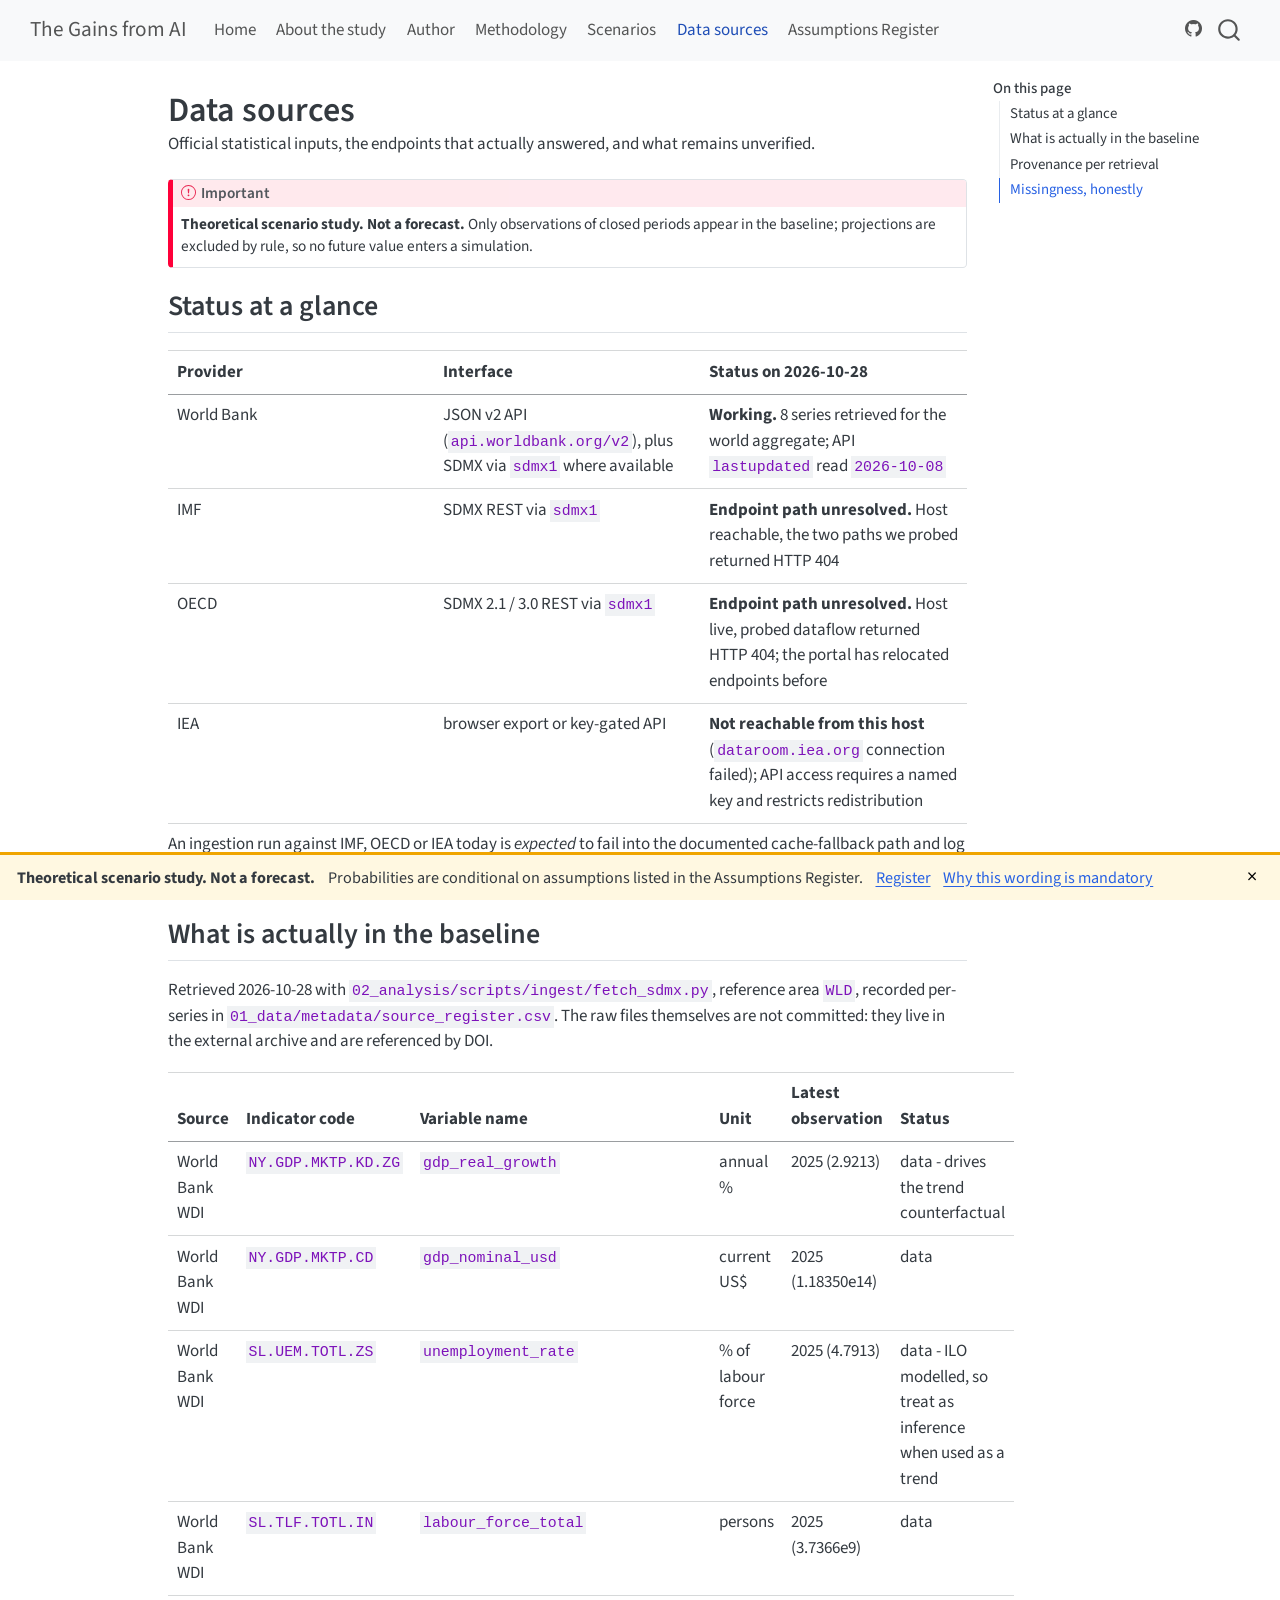
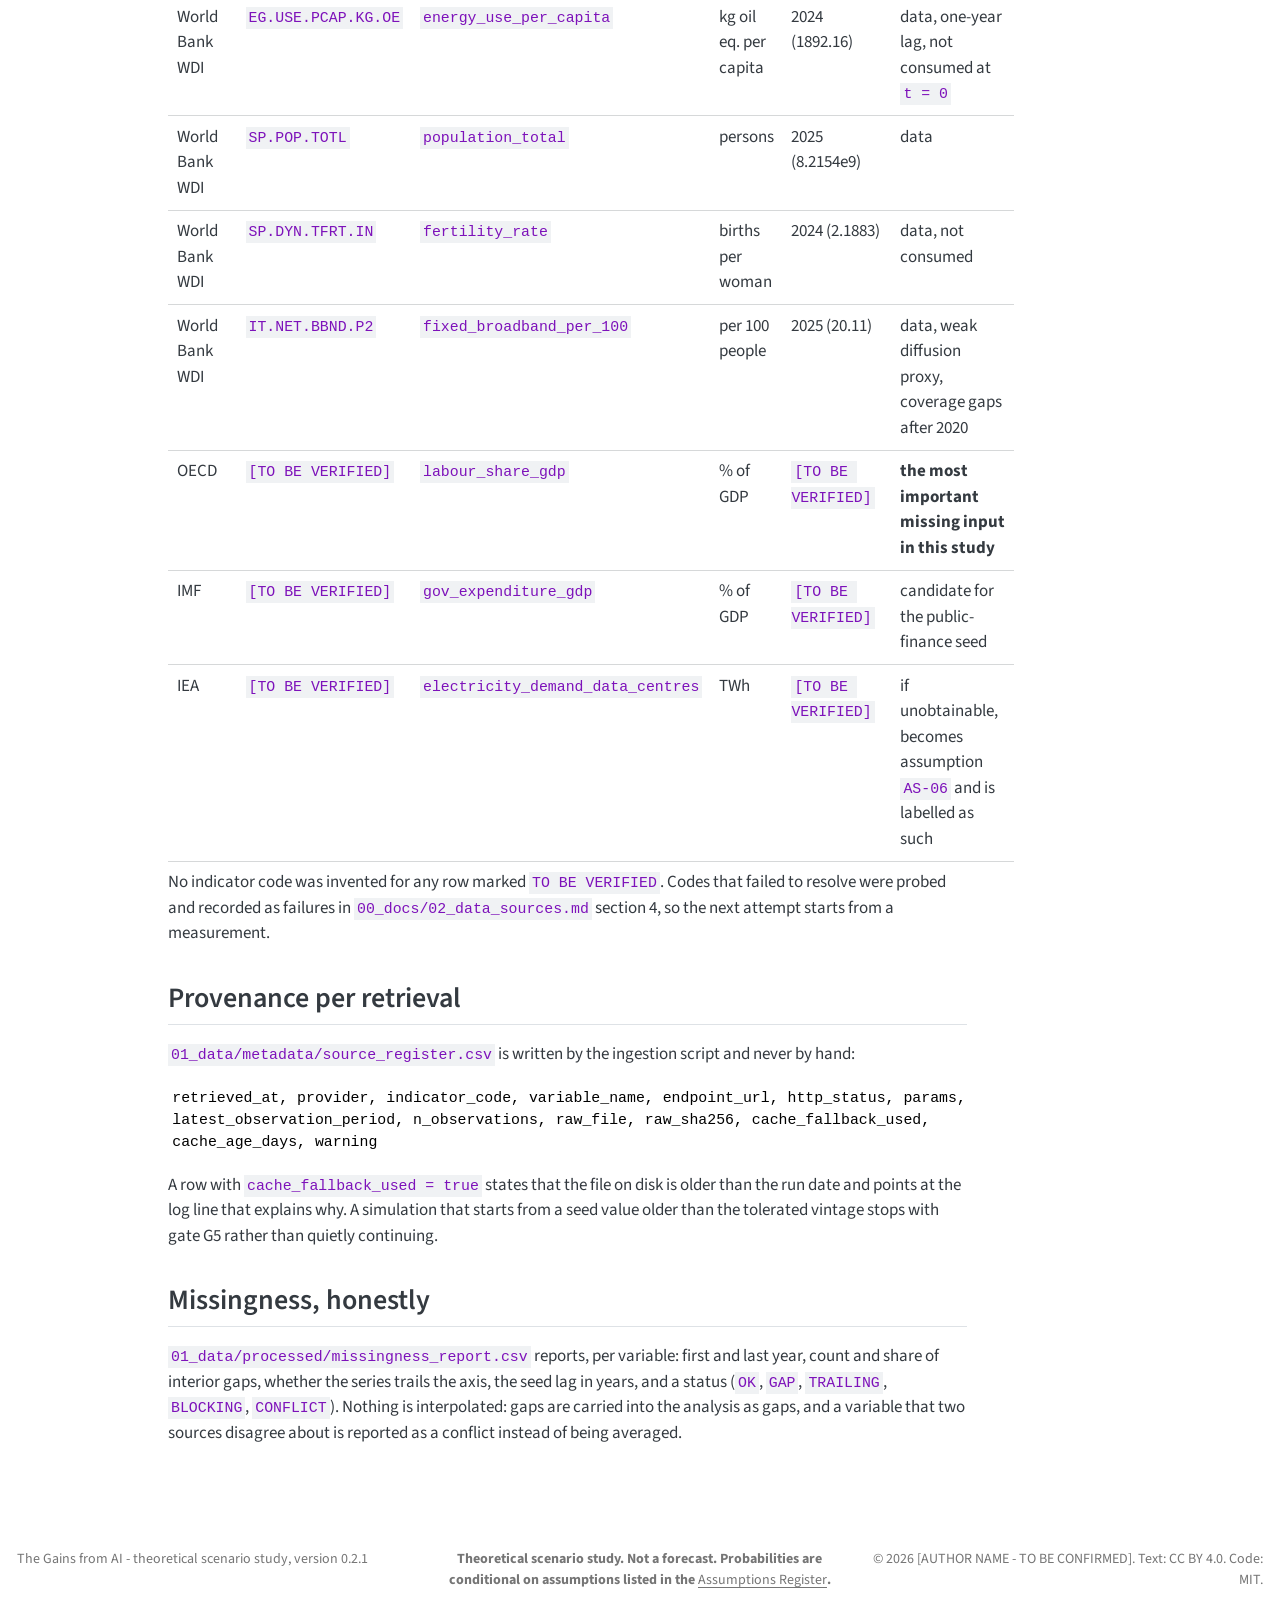
<file: data-sources.html>
<!DOCTYPE html>
<html xmlns="http://www.w3.org/1999/xhtml" lang="en-GB" xml:lang="en-GB"><head>

<meta charset="utf-8">
<meta name="generator" content="quarto-1.10.19">

<meta name="viewport" content="width=device-width, initial-scale=1.0, user-scalable=yes">

<meta name="description" content="Official statistical inputs, the endpoints that actually answered, and what remains unverified.">

<title>Data sources – The Gains from AI</title>
<style>
/* Default styles provided by pandoc.
** See https://pandoc.org/MANUAL.html#variables-for-html for config info.
*/
span.smallcaps{font-variant: small-caps;}
div.columns{display: flex; gap: 1.5em;}
div.column{flex: auto;}
@media screen {
div.columns{gap: min(4vw, 1.5em);}
div.column{overflow-x: auto;}
}
div.hanging-indent{margin-left: 1.5em; text-indent: -1.5em;}
ul.task-list{list-style: none;}
ul.task-list li input[type="checkbox"] {
  width: 0.8em;
  margin: 0 0.8em 0.2em -1em; /* quarto-specific, see https://github.com/quarto-dev/quarto-cli/issues/4556 */ 
  vertical-align: middle;
}
</style>


<script src="site_libs/quarto-nav/quarto-nav.js"></script>
<script src="site_libs/quarto-nav/headroom.min.js"></script>
<script src="site_libs/clipboard/clipboard.min.js"></script>
<script src="site_libs/quarto-search/autocomplete.umd.js"></script>
<script src="site_libs/quarto-search/fuse.min.js"></script>
<script src="site_libs/quarto-search/quarto-search.js"></script>
<meta name="quarto:offset" content="./">
<script src="site_libs/quarto-html/quarto.js" type="module"></script>
<script src="site_libs/quarto-html/tabsets/tabsets.js" type="module"></script>
<script src="site_libs/quarto-html/popper.min.js"></script>
<script src="site_libs/quarto-html/tippy.umd.min.js"></script>
<script src="site_libs/quarto-html/anchor.min.js"></script>
<link href="site_libs/quarto-html/tippy.css" rel="stylesheet">
<link href="site_libs/quarto-html/quarto-syntax-highlighting-bf27225e3a48a9273f3daa8f8e829971.css" rel="stylesheet" id="quarto-text-highlighting-styles">
<script src="site_libs/bootstrap/bootstrap.min.js"></script>
<link href="site_libs/bootstrap/bootstrap-icons.css" rel="stylesheet">
<link href="site_libs/bootstrap/bootstrap-55617497126496852ff9f5a59253c640.min.css" rel="stylesheet" append-hash="true" id="quarto-bootstrap" data-mode="light">
<script id="quarto-search-options" type="application/json">{
  "location": "navbar",
  "copy-button": false,
  "collapse-after": 3,
  "panel-placement": "end",
  "type": "overlay",
  "limit": 50,
  "keyboard-shortcut": [
    "f",
    "/",
    "s"
  ],
  "language": {
    "search-no-results-text": "No results",
    "search-matching-documents-text": "matching documents",
    "search-copy-link-title": "Copy link to search",
    "search-hide-matches-text": "Hide additional matches",
    "search-more-match-text": "more match in this document",
    "search-more-matches-text": "more matches in this document",
    "search-clear-button-title": "Clear",
    "search-text-placeholder": "",
    "search-detached-cancel-button-title": "Cancel",
    "search-submit-button-title": "Submit",
    "search-label": "Search"
  }
}</script>


<link rel="stylesheet" href="styles.css">
</head>

<body class="nav-fixed quarto-light">

<div id="quarto-search-results"></div>
  <header id="quarto-header" class="headroom fixed-top">
    <nav class="navbar navbar-expand-lg " data-bs-theme="dark">
      <div class="navbar-container container-fluid">
      <div class="navbar-brand-container mx-auto">
    <a class="navbar-brand" href="./index.html">
    <span class="navbar-title">The Gains from AI</span>
    </a>
  </div>
            <div id="quarto-search" class="" title="Search"></div>
          <button class="navbar-toggler" type="button" data-bs-toggle="collapse" data-bs-target="#navbarCollapse" aria-controls="navbarCollapse" role="menu" aria-expanded="false" aria-label="Toggle navigation" onclick="if (window.quartoToggleHeadroom) { window.quartoToggleHeadroom(); }">
  <span class="navbar-toggler-icon"></span>
</button>
          <div class="collapse navbar-collapse" id="navbarCollapse">
            <ul class="navbar-nav navbar-nav-scroll me-auto">
  <li class="nav-item">
    <a class="nav-link" href="./index.html"> 
<span class="menu-text">Home</span></a>
  </li>  
  <li class="nav-item">
    <a class="nav-link" href="./about.html"> 
<span class="menu-text">About the study</span></a>
  </li>  
  <li class="nav-item">
    <a class="nav-link" href="./author.html"> 
<span class="menu-text">Author</span></a>
  </li>  
  <li class="nav-item">
    <a class="nav-link" href="./methodology.html"> 
<span class="menu-text">Methodology</span></a>
  </li>  
  <li class="nav-item">
    <a class="nav-link" href="./scenarios.html"> 
<span class="menu-text">Scenarios</span></a>
  </li>  
  <li class="nav-item">
    <a class="nav-link active" href="./data-sources.html" aria-current="page"> 
<span class="menu-text">Data sources</span></a>
  </li>  
  <li class="nav-item">
    <a class="nav-link" href="./assumptions.html"> 
<span class="menu-text">Assumptions Register</span></a>
  </li>  
</ul>
          </div> <!-- /navcollapse -->
            <div class="quarto-navbar-tools">
    <a href="https://github.com/sternnick/ai-scenario-discovery-site" title="" class="quarto-navigation-tool px-1" aria-label="Published site source (built output)"><i class="bi bi-github"></i></a>
</div>
      </div> <!-- /container-fluid -->
    </nav>
</header>
<!-- content -->
<div id="quarto-content" class="quarto-container page-columns page-rows-contents page-layout-article page-navbar">
<!-- sidebar -->
<!-- margin-sidebar -->
    <div id="quarto-margin-sidebar" class="sidebar margin-sidebar">
        <nav id="TOC" role="doc-toc" class="toc-active">
    <h2 id="toc-title">On this page</h2>
   
  <ul>
  <li><a href="#status-at-a-glance" id="toc-status-at-a-glance" class="nav-link active" data-scroll-target="#status-at-a-glance">Status at a glance</a></li>
  <li><a href="#what-is-actually-in-the-baseline" id="toc-what-is-actually-in-the-baseline" class="nav-link" data-scroll-target="#what-is-actually-in-the-baseline">What is actually in the baseline</a></li>
  <li><a href="#provenance-per-retrieval" id="toc-provenance-per-retrieval" class="nav-link" data-scroll-target="#provenance-per-retrieval">Provenance per retrieval</a></li>
  <li><a href="#missingness-honestly" id="toc-missingness-honestly" class="nav-link" data-scroll-target="#missingness-honestly">Missingness, honestly</a></li>
  </ul>
</nav>
    </div>
<!-- main -->
<main class="content" id="quarto-document-content">

<header id="title-block-header" class="quarto-title-block default">
<div class="quarto-title">
<h1 class="title">Data sources</h1>
</div>

<div>
  <div class="description">
    Official statistical inputs, the endpoints that actually answered, and what remains unverified.
  </div>
</div>


<div class="quarto-title-meta">

    
  
    
  </div>
  


</header>


<div class="callout callout-style-default callout-important callout-titled">
<div class="callout-header d-flex align-content-center">
<div class="callout-icon-container">
<i class="callout-icon"></i>
</div>
<div class="callout-title-container flex-fill">
Important
</div>
</div>
<div class="callout-body-container callout-body">
<p><strong>Theoretical scenario study. Not a forecast.</strong> Only observations of closed periods appear in the baseline; projections are excluded by rule, so no future value enters a simulation.</p>
</div>
</div>
<section id="status-at-a-glance" class="level2">
<h2 class="anchored" data-anchor-id="status-at-a-glance">Status at a glance</h2>
<table class="caption-top table">
<colgroup>
<col style="width: 33%">
<col style="width: 33%">
<col style="width: 33%">
</colgroup>
<thead>
<tr class="header">
<th>Provider</th>
<th>Interface</th>
<th>Status on 2026-10-28</th>
</tr>
</thead>
<tbody>
<tr class="odd">
<td>World Bank</td>
<td>JSON v2 API (<code>api.worldbank.org/v2</code>), plus SDMX via <code>sdmx1</code> where available</td>
<td><strong>Working.</strong> 8 series retrieved for the world aggregate; API <code>lastupdated</code> read <code>2026-10-08</code></td>
</tr>
<tr class="even">
<td>IMF</td>
<td>SDMX REST via <code>sdmx1</code></td>
<td><strong>Endpoint path unresolved.</strong> Host reachable, the two paths we probed returned HTTP 404</td>
</tr>
<tr class="odd">
<td>OECD</td>
<td>SDMX 2.1 / 3.0 REST via <code>sdmx1</code></td>
<td><strong>Endpoint path unresolved.</strong> Host live, probed dataflow returned HTTP 404; the portal has relocated endpoints before</td>
</tr>
<tr class="even">
<td>IEA</td>
<td>browser export or key-gated API</td>
<td><strong>Not reachable from this host</strong> (<code>dataroom.iea.org</code> connection failed); API access requires a named key and restricts redistribution</td>
</tr>
</tbody>
</table>
<p>An ingestion run against IMF, OECD or IEA today is <em>expected</em> to fail into the documented cache-fallback path and log a warning; that behaviour is tested, so a failure is visible instead of looking like a result.</p>
</section>
<section id="what-is-actually-in-the-baseline" class="level2">
<h2 class="anchored" data-anchor-id="what-is-actually-in-the-baseline">What is actually in the baseline</h2>
<p>Retrieved 2026-10-28 with <code>02_analysis/scripts/ingest/fetch_sdmx.py</code>, reference area <code>WLD</code>, recorded per-series in <code>01_data/metadata/source_register.csv</code>. The raw files themselves are not committed: they live in the external archive and are referenced by DOI.</p>
<table class="caption-top table">
<colgroup>
<col style="width: 16%">
<col style="width: 16%">
<col style="width: 16%">
<col style="width: 16%">
<col style="width: 16%">
<col style="width: 16%">
</colgroup>
<thead>
<tr class="header">
<th>Source</th>
<th>Indicator code</th>
<th>Variable name</th>
<th>Unit</th>
<th>Latest observation</th>
<th>Status</th>
</tr>
</thead>
<tbody>
<tr class="odd">
<td>World Bank WDI</td>
<td><code>NY.GDP.MKTP.KD.ZG</code></td>
<td><code>gdp_real_growth</code></td>
<td>annual %</td>
<td>2025 (2.9213)</td>
<td>data - drives the trend counterfactual</td>
</tr>
<tr class="even">
<td>World Bank WDI</td>
<td><code>NY.GDP.MKTP.CD</code></td>
<td><code>gdp_nominal_usd</code></td>
<td>current US$</td>
<td>2025 (1.18350e14)</td>
<td>data</td>
</tr>
<tr class="odd">
<td>World Bank WDI</td>
<td><code>SL.UEM.TOTL.ZS</code></td>
<td><code>unemployment_rate</code></td>
<td>% of labour force</td>
<td>2025 (4.7913)</td>
<td>data - ILO modelled, so treat as inference when used as a trend</td>
</tr>
<tr class="even">
<td>World Bank WDI</td>
<td><code>SL.TLF.TOTL.IN</code></td>
<td><code>labour_force_total</code></td>
<td>persons</td>
<td>2025 (3.7366e9)</td>
<td>data</td>
</tr>
<tr class="odd">
<td>World Bank WDI</td>
<td><code>EG.USE.PCAP.KG.OE</code></td>
<td><code>energy_use_per_capita</code></td>
<td>kg oil eq. per capita</td>
<td>2024 (1892.16)</td>
<td>data, one-year lag, not consumed at <code>t = 0</code></td>
</tr>
<tr class="even">
<td>World Bank WDI</td>
<td><code>SP.POP.TOTL</code></td>
<td><code>population_total</code></td>
<td>persons</td>
<td>2025 (8.2154e9)</td>
<td>data</td>
</tr>
<tr class="odd">
<td>World Bank WDI</td>
<td><code>SP.DYN.TFRT.IN</code></td>
<td><code>fertility_rate</code></td>
<td>births per woman</td>
<td>2024 (2.1883)</td>
<td>data, not consumed</td>
</tr>
<tr class="even">
<td>World Bank WDI</td>
<td><code>IT.NET.BBND.P2</code></td>
<td><code>fixed_broadband_per_100</code></td>
<td>per 100 people</td>
<td>2025 (20.11)</td>
<td>data, weak diffusion proxy, coverage gaps after 2020</td>
</tr>
<tr class="odd">
<td>OECD</td>
<td><code>[TO BE VERIFIED]</code></td>
<td><code>labour_share_gdp</code></td>
<td>% of GDP</td>
<td><code>[TO BE VERIFIED]</code></td>
<td><strong>the most important missing input in this study</strong></td>
</tr>
<tr class="even">
<td>IMF</td>
<td><code>[TO BE VERIFIED]</code></td>
<td><code>gov_expenditure_gdp</code></td>
<td>% of GDP</td>
<td><code>[TO BE VERIFIED]</code></td>
<td>candidate for the public-finance seed</td>
</tr>
<tr class="odd">
<td>IEA</td>
<td><code>[TO BE VERIFIED]</code></td>
<td><code>electricity_demand_data_centres</code></td>
<td>TWh</td>
<td><code>[TO BE VERIFIED]</code></td>
<td>if unobtainable, becomes assumption <code>AS-06</code> and is labelled as such</td>
</tr>
</tbody>
</table>
<p>No indicator code was invented for any row marked <code>TO BE VERIFIED</code>. Codes that failed to resolve were probed and recorded as failures in <code>00_docs/02_data_sources.md</code> section 4, so the next attempt starts from a measurement.</p>
</section>
<section id="provenance-per-retrieval" class="level2">
<h2 class="anchored" data-anchor-id="provenance-per-retrieval">Provenance per retrieval</h2>
<p><code>01_data/metadata/source_register.csv</code> is written by the ingestion script and never by hand:</p>
<pre><code>retrieved_at, provider, indicator_code, variable_name, endpoint_url, http_status, params,
latest_observation_period, n_observations, raw_file, raw_sha256, cache_fallback_used,
cache_age_days, warning</code></pre>
<p>A row with <code>cache_fallback_used = true</code> states that the file on disk is older than the run date and points at the log line that explains why. A simulation that starts from a seed value older than the tolerated vintage stops with gate G5 rather than quietly continuing.</p>
</section>
<section id="missingness-honestly" class="level2">
<h2 class="anchored" data-anchor-id="missingness-honestly">Missingness, honestly</h2>
<p><code>01_data/processed/missingness_report.csv</code> reports, per variable: first and last year, count and share of interior gaps, whether the series trails the axis, the seed lag in years, and a status (<code>OK</code>, <code>GAP</code>, <code>TRAILING</code>, <code>BLOCKING</code>, <code>CONFLICT</code>). Nothing is interpolated: gaps are carried into the analysis as gaps, and a variable that two sources disagree about is reported as a conflict instead of being averaged.</p>


</section>

</main> <!-- /main -->
<!-- Persistent disclaimer. Rendered on every page via include-after-body in _quarto.yml.
     It is fixed rather than inline so that a screenshot of any table on any page still
     carries the sentence that makes the numbers meaningful. -->
<div id="not-a-forecast-banner" role="note" aria-label="Nature of this study">
  <span class="banner-label">Theoretical scenario study. Not a forecast.</span>
  Probabilities are conditional on assumptions listed in the Assumptions Register.
  <a href="./assumptions.html">Register</a>
  <a href="./about.html">Why this wording is mandatory</a>
  <button type="button" aria-label="Dismiss banner" onclick="document.getElementById('not-a-forecast-banner').classList.add('dismissed')">×</button>
</div>
<script>
  // One banner per browser session, not one per page load: the point is that the sentence
  // is never absent from a reader's view of a probability, not that it is annoying.
  if (sessionStorage.getItem("banner-dismissed") === "1") {
    document.getElementById("not-a-forecast-banner").classList.add("dismissed");
  }
  document.querySelector("#not-a-forecast-banner button")
    .addEventListener("click", function () { sessionStorage.setItem("banner-dismissed", "1"); });
</script>
<script id="quarto-html-after-body" type="application/javascript">
  window.document.addEventListener("DOMContentLoaded", function (event) {
    const icon = "";
    const anchorJS = new window.AnchorJS();
    anchorJS.options = {
      placement: 'right',
      icon: icon
    };
    anchorJS.add('.anchored');
    const isCodeAnnotation = (el) => {
      for (const clz of el.classList) {
        if (clz.startsWith('code-annotation-')) {                     
          return true;
        }
      }
      return false;
    }
    const onCopySuccess = function(e) {
      // button target
      const button = e.trigger;
      // don't keep focus
      button.blur();
      // flash "checked"
      button.classList.add('code-copy-button-checked');
      var currentTitle = button.getAttribute("title");
      button.setAttribute("title", "Copied!");
      let tooltip;
      if (window.bootstrap) {
        button.setAttribute("data-bs-toggle", "tooltip");
        button.setAttribute("data-bs-placement", "left");
        button.setAttribute("data-bs-title", "Copied!");
        tooltip = new bootstrap.Tooltip(button, 
          { trigger: "manual", 
            customClass: "code-copy-button-tooltip",
            offset: [0, -8]});
        tooltip.show();    
      }
      setTimeout(function() {
        if (tooltip) {
          tooltip.hide();
          button.removeAttribute("data-bs-title");
          button.removeAttribute("data-bs-toggle");
          button.removeAttribute("data-bs-placement");
        }
        button.setAttribute("title", currentTitle);
        button.classList.remove('code-copy-button-checked');
      }, 1000);
      // clear code selection
      e.clearSelection();
    }
    const getTextToCopy = function(trigger) {
      const outerScaffold = trigger.parentElement.cloneNode(true);
      const codeEl = outerScaffold.querySelector('code');
      for (const childEl of codeEl.children) {
        if (isCodeAnnotation(childEl)) {
          childEl.remove();
        }
      }
      return codeEl.innerText;
    }
    const clipboard = new window.ClipboardJS('.code-copy-button:not([data-in-quarto-modal])', {
      text: getTextToCopy
    });
    clipboard.on('success', onCopySuccess);
    if (window.document.getElementById('quarto-embedded-source-code-modal')) {
      const clipboardModal = new window.ClipboardJS('.code-copy-button[data-in-quarto-modal]', {
        text: getTextToCopy,
        container: window.document.getElementById('quarto-embedded-source-code-modal')
      });
      clipboardModal.on('success', onCopySuccess);
    }
      var localhostRegex = new RegExp(/^(?:http|https):\/\/localhost\:?[0-9]*\//);
      var mailtoRegex = new RegExp(/^mailto:/);
        var filterRegex = new RegExp("https:\/\/sternnick\.github\.io\/ai-scenario-discovery-site\/");
      var isInternal = (href) => {
          return filterRegex.test(href) || localhostRegex.test(href) || mailtoRegex.test(href);
      }
      // Inspect non-navigation links and adorn them if external
     var links = window.document.querySelectorAll('a[href]:not(.nav-link):not(.navbar-brand):not(.toc-action):not(.sidebar-link):not(.sidebar-item-toggle):not(.pagination-link):not(.no-external):not([aria-hidden]):not(.dropdown-item):not(.quarto-navigation-tool):not(.about-link)');
      for (var i=0; i<links.length; i++) {
        const link = links[i];
        if (!isInternal(link.href)) {
          // undo the damage that might have been done by quarto-nav.js in the case of
          // links that we want to consider external
          if (link.dataset.originalHref !== undefined) {
            link.href = link.dataset.originalHref;
          }
        }
      }
    function tippyHover(el, contentFn, onTriggerFn, onUntriggerFn) {
      const config = {
        allowHTML: true,
        maxWidth: 500,
        delay: 100,
        arrow: false,
        appendTo: function(el) {
            return el.parentElement;
        },
        interactive: true,
        interactiveBorder: 10,
        theme: 'quarto',
        placement: 'bottom-start',
      };
      if (contentFn) {
        config.content = contentFn;
      }
      if (onTriggerFn) {
        config.onTrigger = onTriggerFn;
      }
      if (onUntriggerFn) {
        config.onUntrigger = onUntriggerFn;
      }
      window.tippy(el, config); 
    }
    const noterefs = window.document.querySelectorAll('a[role="doc-noteref"]');
    for (var i=0; i<noterefs.length; i++) {
      const ref = noterefs[i];
      tippyHover(ref, function() {
        // use id or data attribute instead here
        let href = ref.getAttribute('data-footnote-href') || ref.getAttribute('href');
        try { href = new URL(href).hash; } catch {}
        const id = href.replace(/^#\/?/, "");
        const note = window.document.getElementById(id);
        if (note) {
          return note.innerHTML;
        } else {
          return "";
        }
      });
    }
    const xrefs = window.document.querySelectorAll('a.quarto-xref');
    const processXRef = (id, note) => {
      // Strip column container classes
      const stripColumnClz = (el) => {
        el.classList.remove("page-full", "page-columns");
        if (el.children) {
          for (const child of el.children) {
            stripColumnClz(child);
          }
        }
      }
      stripColumnClz(note)
      if (id === null || id.startsWith('sec-')) {
        // Special case sections, only their first couple elements
        const container = document.createElement("div");
        if (note.children && note.children.length > 2) {
          container.appendChild(note.children[0].cloneNode(true));
          for (let i = 1; i < note.children.length; i++) {
            const child = note.children[i];
            if (child.tagName === "P" && child.innerText === "") {
              continue;
            } else {
              container.appendChild(child.cloneNode(true));
              break;
            }
          }
          if (window.Quarto?.typesetMath) {
            window.Quarto.typesetMath(container);
          }
          return container.innerHTML
        } else {
          if (window.Quarto?.typesetMath) {
            window.Quarto.typesetMath(note);
          }
          return note.innerHTML;
        }
      } else {
        // Remove any anchor links if they are present
        const anchorLink = note.querySelector('a.anchorjs-link');
        if (anchorLink) {
          anchorLink.remove();
        }
        if (window.Quarto?.typesetMath) {
          window.Quarto.typesetMath(note);
        }
        if (note.classList.contains("callout")) {
          return note.outerHTML;
        } else {
          return note.innerHTML;
        }
      }
    }
    for (var i=0; i<xrefs.length; i++) {
      const xref = xrefs[i];
      tippyHover(xref, undefined, function(instance) {
        instance.disable();
        let url = xref.getAttribute('href');
        let hash = undefined; 
        if (url.startsWith('#')) {
          hash = url;
        } else {
          try { hash = new URL(url).hash; } catch {}
        }
        if (hash) {
          const id = hash.replace(/^#\/?/, "");
          const note = window.document.getElementById(id);
          if (note !== null) {
            try {
              const html = processXRef(id, note.cloneNode(true));
              instance.setContent(html);
            } finally {
              instance.enable();
              instance.show();
            }
          } else {
            // See if we can fetch this
            fetch(url.split('#')[0])
            .then(res => res.text())
            .then(html => {
              const parser = new DOMParser();
              const htmlDoc = parser.parseFromString(html, "text/html");
              const note = htmlDoc.getElementById(id);
              if (note !== null) {
                const html = processXRef(id, note);
                instance.setContent(html);
              } 
            }).finally(() => {
              instance.enable();
              instance.show();
            });
          }
        } else {
          // See if we can fetch a full url (with no hash to target)
          // This is a special case and we should probably do some content thinning / targeting
          fetch(url)
          .then(res => res.text())
          .then(html => {
            const parser = new DOMParser();
            const htmlDoc = parser.parseFromString(html, "text/html");
            const note = htmlDoc.querySelector('main.content');
            if (note !== null) {
              // This should only happen for chapter cross references
              // (since there is no id in the URL)
              // remove the first header
              if (note.children.length > 0 && note.children[0].tagName === "HEADER") {
                note.children[0].remove();
              }
              const html = processXRef(null, note);
              instance.setContent(html);
            } 
          }).finally(() => {
            instance.enable();
            instance.show();
          });
        }
      }, function(instance) {
      });
    }
        let selectedAnnoteEl;
        const selectorForAnnotation = ( cell, annotation) => {
          let cellAttr = 'data-code-cell="' + cell + '"';
          let lineAttr = 'data-code-annotation="' +  annotation + '"';
          const selector = 'span[' + cellAttr + '][' + lineAttr + ']';
          return selector;
        }
        const selectCodeLines = (annoteEl) => {
          const doc = window.document;
          const targetCell = annoteEl.getAttribute("data-target-cell");
          const targetAnnotation = annoteEl.getAttribute("data-target-annotation");
          const annoteSpan = window.document.querySelector(selectorForAnnotation(targetCell, targetAnnotation));
          const lines = annoteSpan.getAttribute("data-code-lines").split(",");
          const lineIds = lines.map((line) => {
            return targetCell + "-" + line;
          })
          let top = null;
          let height = null;
          let parent = null;
          if (lineIds.length > 0) {
              //compute the position of the single el (top and bottom and make a div)
              const el = window.document.getElementById(lineIds[0]);
              top = el.offsetTop;
              height = el.offsetHeight;
              parent = el.parentElement.parentElement;
            if (lineIds.length > 1) {
              const lastEl = window.document.getElementById(lineIds[lineIds.length - 1]);
              const bottom = lastEl.offsetTop + lastEl.offsetHeight;
              height = bottom - top;
            }
            if (top !== null && height !== null && parent !== null) {
              // cook up a div (if necessary) and position it 
              let div = window.document.getElementById("code-annotation-line-highlight");
              if (div === null) {
                div = window.document.createElement("div");
                div.setAttribute("id", "code-annotation-line-highlight");
                div.style.position = 'absolute';
                parent.appendChild(div);
              }
              div.style.top = top - 2 + "px";
              div.style.height = height + 4 + "px";
              div.style.left = 0;
              let gutterDiv = window.document.getElementById("code-annotation-line-highlight-gutter");
              if (gutterDiv === null) {
                gutterDiv = window.document.createElement("div");
                gutterDiv.setAttribute("id", "code-annotation-line-highlight-gutter");
                gutterDiv.style.position = 'absolute';
                const codeCell = window.document.getElementById(targetCell);
                const gutter = codeCell.querySelector('.code-annotation-gutter');
                gutter.appendChild(gutterDiv);
              }
              gutterDiv.style.top = top - 2 + "px";
              gutterDiv.style.height = height + 4 + "px";
            }
            selectedAnnoteEl = annoteEl;
          }
        };
        const unselectCodeLines = () => {
          const elementsIds = ["code-annotation-line-highlight", "code-annotation-line-highlight-gutter"];
          elementsIds.forEach((elId) => {
            const div = window.document.getElementById(elId);
            if (div) {
              div.remove();
            }
          });
          selectedAnnoteEl = undefined;
        };
          // Handle positioning of the toggle
      window.addEventListener(
        "resize",
        throttle(() => {
          elRect = undefined;
          if (selectedAnnoteEl) {
            selectCodeLines(selectedAnnoteEl);
          }
        }, 10)
      );
      function throttle(fn, ms) {
      let throttle = false;
      let timer;
        return (...args) => {
          if(!throttle) { // first call gets through
              fn.apply(this, args);
              throttle = true;
          } else { // all the others get throttled
              if(timer) clearTimeout(timer); // cancel #2
              timer = setTimeout(() => {
                fn.apply(this, args);
                timer = throttle = false;
              }, ms);
          }
        };
      }
        // Attach click handler to the DT
        const annoteDls = window.document.querySelectorAll('dt[data-target-cell]');
        for (const annoteDlNode of annoteDls) {
          annoteDlNode.addEventListener('click', (event) => {
            const clickedEl = event.target;
            if (clickedEl !== selectedAnnoteEl) {
              unselectCodeLines();
              const activeEl = window.document.querySelector('dt[data-target-cell].code-annotation-active');
              if (activeEl) {
                activeEl.classList.remove('code-annotation-active');
              }
              selectCodeLines(clickedEl);
              clickedEl.classList.add('code-annotation-active');
            } else {
              // Unselect the line
              unselectCodeLines();
              clickedEl.classList.remove('code-annotation-active');
            }
          });
        }
    const findCites = (el) => {
      const parentEl = el.parentElement;
      if (parentEl) {
        const cites = parentEl.dataset.cites;
        if (cites) {
          return {
            el,
            cites: cites.split(' ')
          };
        } else {
          return findCites(el.parentElement)
        }
      } else {
        return undefined;
      }
    };
    var bibliorefs = window.document.querySelectorAll('a[role="doc-biblioref"]');
    for (var i=0; i<bibliorefs.length; i++) {
      const ref = bibliorefs[i];
      const citeInfo = findCites(ref);
      if (citeInfo) {
        tippyHover(citeInfo.el, function() {
          var popup = window.document.createElement('div');
          citeInfo.cites.forEach(function(cite) {
            var citeDiv = window.document.createElement('div');
            citeDiv.classList.add('hanging-indent');
            citeDiv.classList.add('csl-entry');
            var biblioDiv = window.document.getElementById('ref-' + cite);
            if (biblioDiv) {
              citeDiv.innerHTML = biblioDiv.innerHTML;
            }
            popup.appendChild(citeDiv);
          });
          return popup.innerHTML;
        });
      }
    }
  });
  </script>
</div> <!-- /content -->
<footer class="footer">
  <div class="nav-footer">
    <div class="nav-footer-left">
<p>The Gains from AI - theoretical scenario study, version 0.2.1</p>
</div>   
    <div class="nav-footer-center">
<p><strong>Theoretical scenario study. Not a forecast. Probabilities are conditional on assumptions listed in the <a href="./assumptions.html">Assumptions Register</a>.</strong></p>
</div>
    <div class="nav-footer-right">
<p>© 2026 [AUTHOR NAME - TO BE CONFIRMED]. Text: CC BY 4.0. Code: MIT.</p>
</div>
  </div>
</footer>




</body></html>
</file>
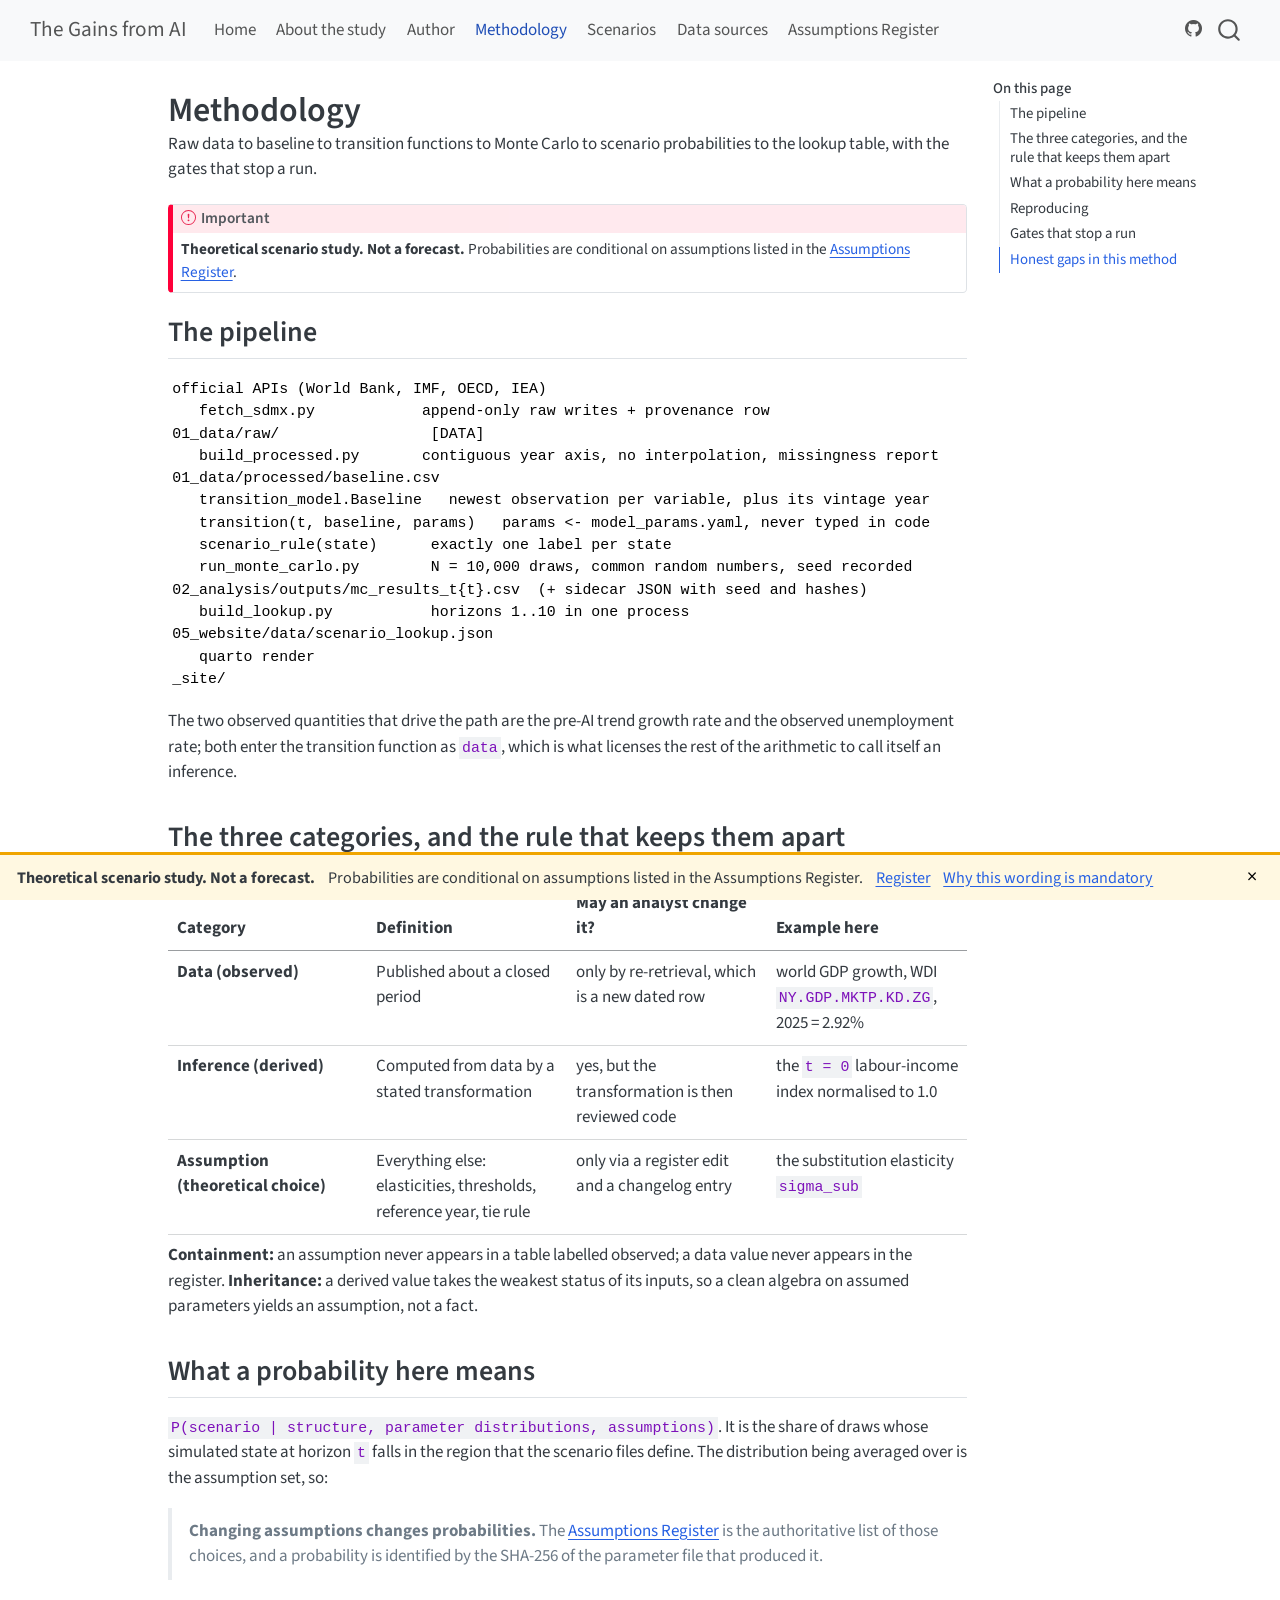
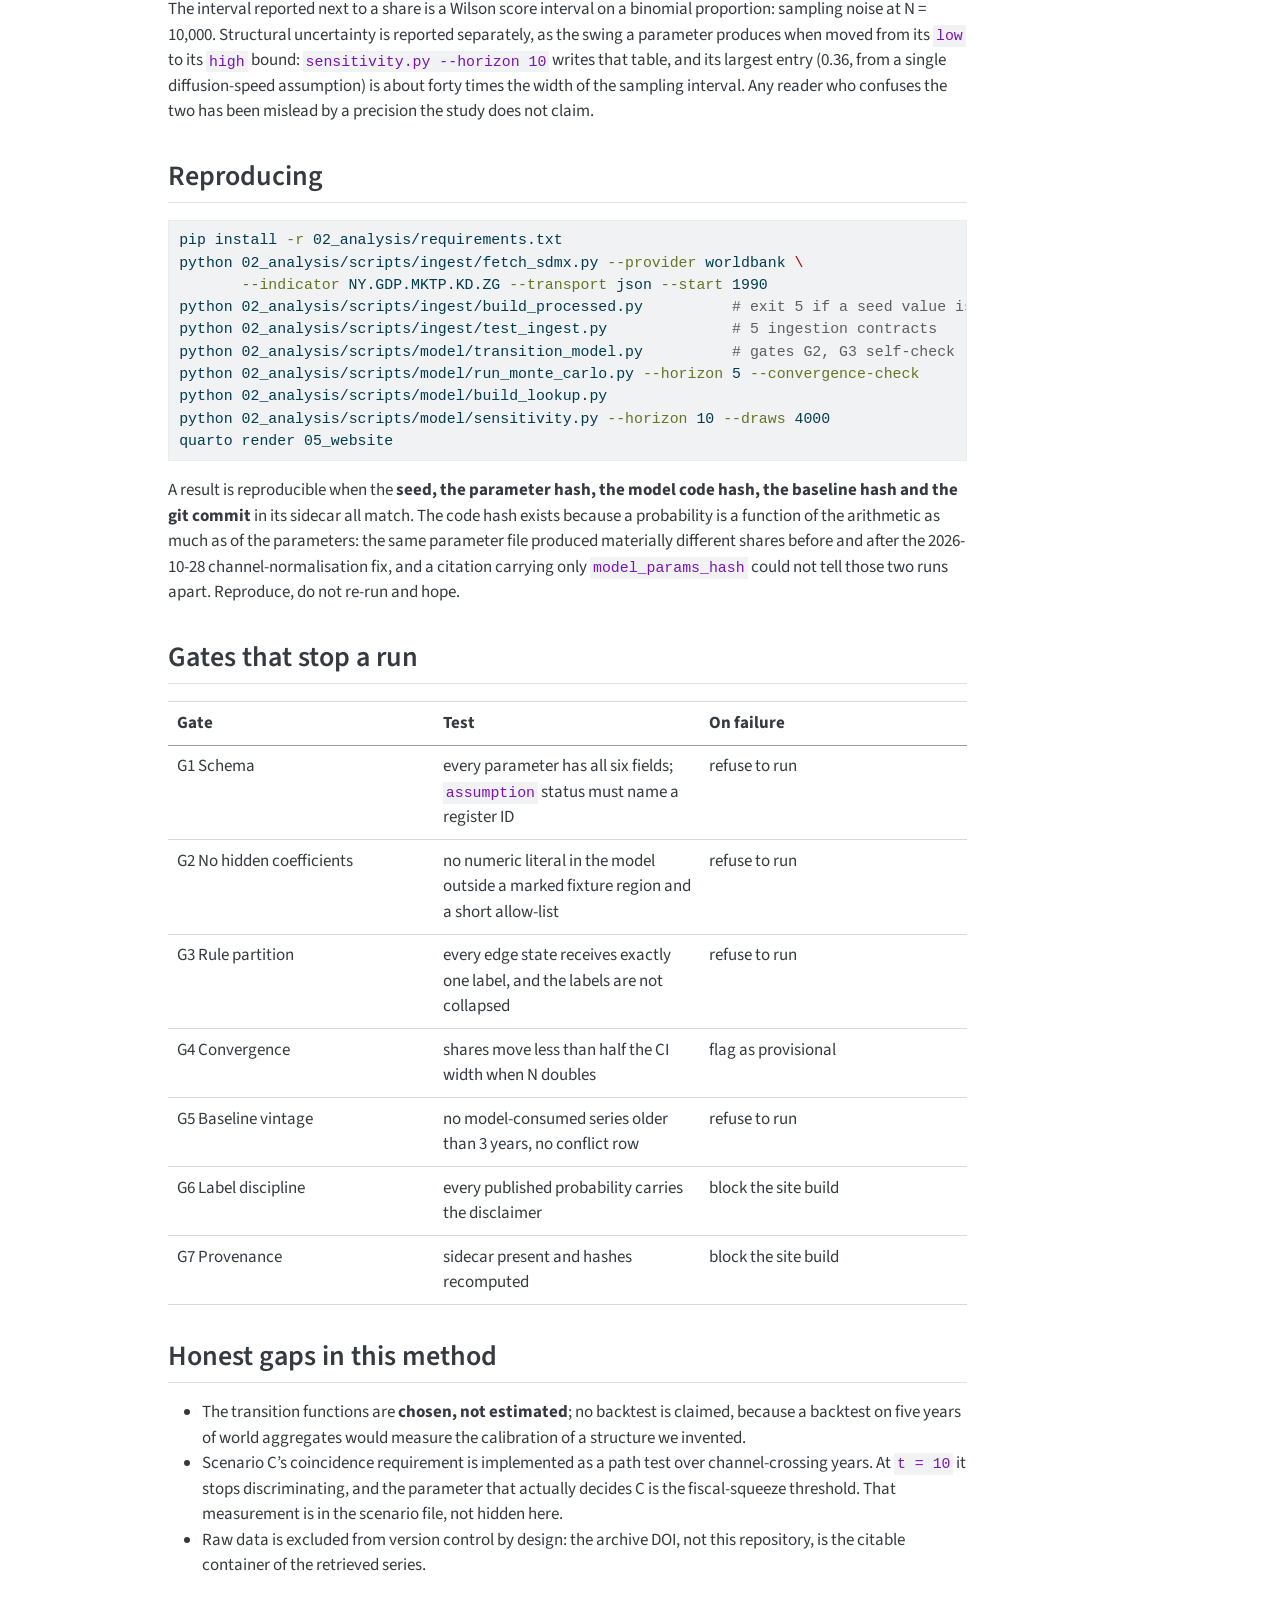
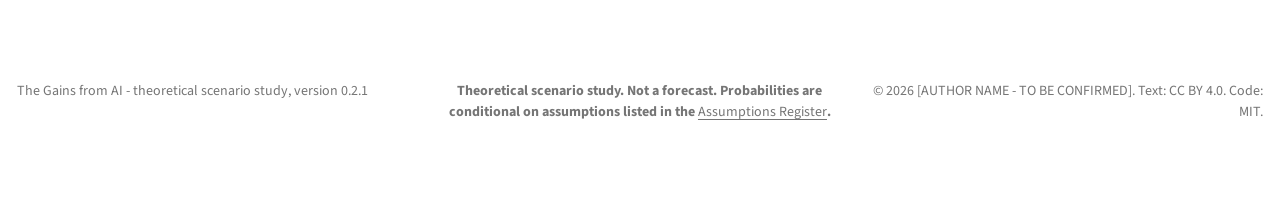
<file: methodology.html>
<!DOCTYPE html>
<html xmlns="http://www.w3.org/1999/xhtml" lang="en-GB" xml:lang="en-GB"><head>

<meta charset="utf-8">
<meta name="generator" content="quarto-1.10.19">

<meta name="viewport" content="width=device-width, initial-scale=1.0, user-scalable=yes">

<meta name="description" content="Raw data to baseline to transition functions to Monte Carlo to scenario probabilities to the lookup table, with the gates that stop a run.">

<title>Methodology – The Gains from AI</title>
<style>
/* Default styles provided by pandoc.
** See https://pandoc.org/MANUAL.html#variables-for-html for config info.
*/
span.smallcaps{font-variant: small-caps;}
div.columns{display: flex; gap: 1.5em;}
div.column{flex: auto;}
@media screen {
div.columns{gap: min(4vw, 1.5em);}
div.column{overflow-x: auto;}
}
div.hanging-indent{margin-left: 1.5em; text-indent: -1.5em;}
ul.task-list{list-style: none;}
ul.task-list li input[type="checkbox"] {
  width: 0.8em;
  margin: 0 0.8em 0.2em -1em; /* quarto-specific, see https://github.com/quarto-dev/quarto-cli/issues/4556 */ 
  vertical-align: middle;
}
/* CSS for syntax highlighting */
html { -webkit-text-size-adjust: 100%; }
pre > code.sourceCode { white-space: pre; position: relative; }
pre > code.sourceCode > span { display: inline-block; line-height: 1.25; }
pre > code.sourceCode > span:empty { height: 1.2em; }
.sourceCode { overflow: visible; }
code.sourceCode > span { color: inherit; text-decoration: inherit; }
div.sourceCode { margin: 1em 0; }
pre.sourceCode { margin: 0; }
@media screen {
div.sourceCode { overflow: auto; }
}
@media print {
pre > code.sourceCode { white-space: pre-wrap; }
pre > code.sourceCode > span { text-indent: -5em; padding-left: 5em; }
}
pre.numberSource code
  { counter-reset: source-line 0; }
pre.numberSource code > span
  { position: relative; left: -4em; counter-increment: source-line; }
pre.numberSource code > span > a:first-child::before
  { content: counter(source-line);
    position: relative; left: -1em; text-align: right; vertical-align: baseline;
    border: none; display: inline-block;
    -webkit-touch-callout: none; -webkit-user-select: none;
    -khtml-user-select: none; -moz-user-select: none;
    -ms-user-select: none; user-select: none;
    padding: 0 4px; width: 4em;
  }
pre.numberSource { margin-left: 3em;  padding-left: 4px; }
div.sourceCode
  {   }
@media screen {
pre > code.sourceCode > span > a:first-child::before { text-decoration: underline; }
}
</style>


<script src="site_libs/quarto-nav/quarto-nav.js"></script>
<script src="site_libs/quarto-nav/headroom.min.js"></script>
<script src="site_libs/clipboard/clipboard.min.js"></script>
<script src="site_libs/quarto-search/autocomplete.umd.js"></script>
<script src="site_libs/quarto-search/fuse.min.js"></script>
<script src="site_libs/quarto-search/quarto-search.js"></script>
<meta name="quarto:offset" content="./">
<script src="site_libs/quarto-html/quarto.js" type="module"></script>
<script src="site_libs/quarto-html/tabsets/tabsets.js" type="module"></script>
<script src="site_libs/quarto-html/popper.min.js"></script>
<script src="site_libs/quarto-html/tippy.umd.min.js"></script>
<script src="site_libs/quarto-html/anchor.min.js"></script>
<link href="site_libs/quarto-html/tippy.css" rel="stylesheet">
<link href="site_libs/quarto-html/quarto-syntax-highlighting-bf27225e3a48a9273f3daa8f8e829971.css" rel="stylesheet" id="quarto-text-highlighting-styles">
<script src="site_libs/bootstrap/bootstrap.min.js"></script>
<link href="site_libs/bootstrap/bootstrap-icons.css" rel="stylesheet">
<link href="site_libs/bootstrap/bootstrap-55617497126496852ff9f5a59253c640.min.css" rel="stylesheet" append-hash="true" id="quarto-bootstrap" data-mode="light">
<script id="quarto-search-options" type="application/json">{
  "location": "navbar",
  "copy-button": false,
  "collapse-after": 3,
  "panel-placement": "end",
  "type": "overlay",
  "limit": 50,
  "keyboard-shortcut": [
    "f",
    "/",
    "s"
  ],
  "language": {
    "search-no-results-text": "No results",
    "search-matching-documents-text": "matching documents",
    "search-copy-link-title": "Copy link to search",
    "search-hide-matches-text": "Hide additional matches",
    "search-more-match-text": "more match in this document",
    "search-more-matches-text": "more matches in this document",
    "search-clear-button-title": "Clear",
    "search-text-placeholder": "",
    "search-detached-cancel-button-title": "Cancel",
    "search-submit-button-title": "Submit",
    "search-label": "Search"
  }
}</script>


<link rel="stylesheet" href="styles.css">
</head>

<body class="nav-fixed quarto-light">

<div id="quarto-search-results"></div>
  <header id="quarto-header" class="headroom fixed-top">
    <nav class="navbar navbar-expand-lg " data-bs-theme="dark">
      <div class="navbar-container container-fluid">
      <div class="navbar-brand-container mx-auto">
    <a class="navbar-brand" href="./index.html">
    <span class="navbar-title">The Gains from AI</span>
    </a>
  </div>
            <div id="quarto-search" class="" title="Search"></div>
          <button class="navbar-toggler" type="button" data-bs-toggle="collapse" data-bs-target="#navbarCollapse" aria-controls="navbarCollapse" role="menu" aria-expanded="false" aria-label="Toggle navigation" onclick="if (window.quartoToggleHeadroom) { window.quartoToggleHeadroom(); }">
  <span class="navbar-toggler-icon"></span>
</button>
          <div class="collapse navbar-collapse" id="navbarCollapse">
            <ul class="navbar-nav navbar-nav-scroll me-auto">
  <li class="nav-item">
    <a class="nav-link" href="./index.html"> 
<span class="menu-text">Home</span></a>
  </li>  
  <li class="nav-item">
    <a class="nav-link" href="./about.html"> 
<span class="menu-text">About the study</span></a>
  </li>  
  <li class="nav-item">
    <a class="nav-link" href="./author.html"> 
<span class="menu-text">Author</span></a>
  </li>  
  <li class="nav-item">
    <a class="nav-link active" href="./methodology.html" aria-current="page"> 
<span class="menu-text">Methodology</span></a>
  </li>  
  <li class="nav-item">
    <a class="nav-link" href="./scenarios.html"> 
<span class="menu-text">Scenarios</span></a>
  </li>  
  <li class="nav-item">
    <a class="nav-link" href="./data-sources.html"> 
<span class="menu-text">Data sources</span></a>
  </li>  
  <li class="nav-item">
    <a class="nav-link" href="./assumptions.html"> 
<span class="menu-text">Assumptions Register</span></a>
  </li>  
</ul>
          </div> <!-- /navcollapse -->
            <div class="quarto-navbar-tools">
    <a href="https://github.com/sternnick/ai-scenario-discovery-site" title="" class="quarto-navigation-tool px-1" aria-label="Published site source (built output)"><i class="bi bi-github"></i></a>
</div>
      </div> <!-- /container-fluid -->
    </nav>
</header>
<!-- content -->
<div id="quarto-content" class="quarto-container page-columns page-rows-contents page-layout-article page-navbar">
<!-- sidebar -->
<!-- margin-sidebar -->
    <div id="quarto-margin-sidebar" class="sidebar margin-sidebar">
        <nav id="TOC" role="doc-toc" class="toc-active">
    <h2 id="toc-title">On this page</h2>
   
  <ul>
  <li><a href="#the-pipeline" id="toc-the-pipeline" class="nav-link active" data-scroll-target="#the-pipeline">The pipeline</a></li>
  <li><a href="#the-three-categories-and-the-rule-that-keeps-them-apart" id="toc-the-three-categories-and-the-rule-that-keeps-them-apart" class="nav-link" data-scroll-target="#the-three-categories-and-the-rule-that-keeps-them-apart">The three categories, and the rule that keeps them apart</a></li>
  <li><a href="#what-a-probability-here-means" id="toc-what-a-probability-here-means" class="nav-link" data-scroll-target="#what-a-probability-here-means">What a probability here means</a></li>
  <li><a href="#reproducing" id="toc-reproducing" class="nav-link" data-scroll-target="#reproducing">Reproducing</a></li>
  <li><a href="#gates-that-stop-a-run" id="toc-gates-that-stop-a-run" class="nav-link" data-scroll-target="#gates-that-stop-a-run">Gates that stop a run</a></li>
  <li><a href="#honest-gaps-in-this-method" id="toc-honest-gaps-in-this-method" class="nav-link" data-scroll-target="#honest-gaps-in-this-method">Honest gaps in this method</a></li>
  </ul>
</nav>
    </div>
<!-- main -->
<main class="content" id="quarto-document-content">

<header id="title-block-header" class="quarto-title-block default">
<div class="quarto-title">
<h1 class="title">Methodology</h1>
</div>

<div>
  <div class="description">
    Raw data to baseline to transition functions to Monte Carlo to scenario probabilities to the lookup table, with the gates that stop a run.
  </div>
</div>


<div class="quarto-title-meta">

    
  
    
  </div>
  


</header>


<div class="callout callout-style-default callout-important callout-titled">
<div class="callout-header d-flex align-content-center">
<div class="callout-icon-container">
<i class="callout-icon"></i>
</div>
<div class="callout-title-container flex-fill">
Important
</div>
</div>
<div class="callout-body-container callout-body">
<p><strong>Theoretical scenario study. Not a forecast.</strong> Probabilities are conditional on assumptions listed in the <a href="./assumptions.html">Assumptions Register</a>.</p>
</div>
</div>
<section id="the-pipeline" class="level2">
<h2 class="anchored" data-anchor-id="the-pipeline">The pipeline</h2>
<pre><code>official APIs (World Bank, IMF, OECD, IEA)
   fetch_sdmx.py            append-only raw writes + provenance row
01_data/raw/                 [DATA]
   build_processed.py       contiguous year axis, no interpolation, missingness report
01_data/processed/baseline.csv
   transition_model.Baseline   newest observation per variable, plus its vintage year
   transition(t, baseline, params)   params &lt;- model_params.yaml, never typed in code
   scenario_rule(state)      exactly one label per state
   run_monte_carlo.py        N = 10,000 draws, common random numbers, seed recorded
02_analysis/outputs/mc_results_t{t}.csv  (+ sidecar JSON with seed and hashes)
   build_lookup.py           horizons 1..10 in one process
05_website/data/scenario_lookup.json
   quarto render
_site/</code></pre>
<p>The two observed quantities that drive the path are the pre-AI trend growth rate and the observed unemployment rate; both enter the transition function as <code>data</code>, which is what licenses the rest of the arithmetic to call itself an inference.</p>
</section>
<section id="the-three-categories-and-the-rule-that-keeps-them-apart" class="level2">
<h2 class="anchored" data-anchor-id="the-three-categories-and-the-rule-that-keeps-them-apart">The three categories, and the rule that keeps them apart</h2>
<table class="caption-top table">
<colgroup>
<col style="width: 25%">
<col style="width: 25%">
<col style="width: 25%">
<col style="width: 25%">
</colgroup>
<thead>
<tr class="header">
<th>Category</th>
<th>Definition</th>
<th>May an analyst change it?</th>
<th>Example here</th>
</tr>
</thead>
<tbody>
<tr class="odd">
<td><strong>Data (observed)</strong></td>
<td>Published about a closed period</td>
<td>only by re-retrieval, which is a new dated row</td>
<td>world GDP growth, WDI <code>NY.GDP.MKTP.KD.ZG</code>, 2025 = 2.92%</td>
</tr>
<tr class="even">
<td><strong>Inference (derived)</strong></td>
<td>Computed from data by a stated transformation</td>
<td>yes, but the transformation is then reviewed code</td>
<td>the <code>t = 0</code> labour-income index normalised to 1.0</td>
</tr>
<tr class="odd">
<td><strong>Assumption (theoretical choice)</strong></td>
<td>Everything else: elasticities, thresholds, reference year, tie rule</td>
<td>only via a register edit and a changelog entry</td>
<td>the substitution elasticity <code>sigma_sub</code></td>
</tr>
</tbody>
</table>
<p><strong>Containment:</strong> an assumption never appears in a table labelled observed; a data value never appears in the register. <strong>Inheritance:</strong> a derived value takes the weakest status of its inputs, so a clean algebra on assumed parameters yields an assumption, not a fact.</p>
</section>
<section id="what-a-probability-here-means" class="level2">
<h2 class="anchored" data-anchor-id="what-a-probability-here-means">What a probability here means</h2>
<p><code>P(scenario | structure, parameter distributions, assumptions)</code>. It is the share of draws whose simulated state at horizon <code>t</code> falls in the region that the scenario files define. The distribution being averaged over is the assumption set, so:</p>
<blockquote class="blockquote">
<p><strong>Changing assumptions changes probabilities.</strong> The <a href="./assumptions.html">Assumptions Register</a> is the authoritative list of those choices, and a probability is identified by the SHA-256 of the parameter file that produced it.</p>
</blockquote>
<p>The interval reported next to a share is a Wilson score interval on a binomial proportion: sampling noise at N = 10,000. Structural uncertainty is reported separately, as the swing a parameter produces when moved from its <code>low</code> to its <code>high</code> bound: <code>sensitivity.py --horizon 10</code> writes that table, and its largest entry (0.36, from a single diffusion-speed assumption) is about forty times the width of the sampling interval. Any reader who confuses the two has been mislead by a precision the study does not claim.</p>
</section>
<section id="reproducing" class="level2">
<h2 class="anchored" data-anchor-id="reproducing">Reproducing</h2>
<div class="code-copy-outer-scaffold"><div class="sourceCode" id="cb2"><pre class="sourceCode bash code-with-copy"><code class="sourceCode bash"><span id="cb2-1"><a href="#cb2-1" aria-hidden="true" tabindex="-1"></a><span class="ex">pip</span> install <span class="at">-r</span> 02_analysis/requirements.txt</span>
<span id="cb2-2"><a href="#cb2-2" aria-hidden="true" tabindex="-1"></a><span class="ex">python</span> 02_analysis/scripts/ingest/fetch_sdmx.py <span class="at">--provider</span> worldbank <span class="dt">\</span></span>
<span id="cb2-3"><a href="#cb2-3" aria-hidden="true" tabindex="-1"></a>       <span class="at">--indicator</span> NY.GDP.MKTP.KD.ZG <span class="at">--transport</span> json <span class="at">--start</span> 1990</span>
<span id="cb2-4"><a href="#cb2-4" aria-hidden="true" tabindex="-1"></a><span class="ex">python</span> 02_analysis/scripts/ingest/build_processed.py          <span class="co"># exit 5 if a seed value is stale</span></span>
<span id="cb2-5"><a href="#cb2-5" aria-hidden="true" tabindex="-1"></a><span class="ex">python</span> 02_analysis/scripts/ingest/test_ingest.py              <span class="co"># 5 ingestion contracts</span></span>
<span id="cb2-6"><a href="#cb2-6" aria-hidden="true" tabindex="-1"></a><span class="ex">python</span> 02_analysis/scripts/model/transition_model.py          <span class="co"># gates G2, G3 self-check</span></span>
<span id="cb2-7"><a href="#cb2-7" aria-hidden="true" tabindex="-1"></a><span class="ex">python</span> 02_analysis/scripts/model/run_monte_carlo.py <span class="at">--horizon</span> 5 <span class="at">--convergence-check</span></span>
<span id="cb2-8"><a href="#cb2-8" aria-hidden="true" tabindex="-1"></a><span class="ex">python</span> 02_analysis/scripts/model/build_lookup.py</span>
<span id="cb2-9"><a href="#cb2-9" aria-hidden="true" tabindex="-1"></a><span class="ex">python</span> 02_analysis/scripts/model/sensitivity.py <span class="at">--horizon</span> 10 <span class="at">--draws</span> 4000</span>
<span id="cb2-10"><a href="#cb2-10" aria-hidden="true" tabindex="-1"></a><span class="ex">quarto</span> render 05_website</span></code></pre></div><button title="Copy to Clipboard" class="code-copy-button"><i class="bi"></i></button></div>
<p>A result is reproducible when the <strong>seed, the parameter hash, the model code hash, the baseline hash and the git commit</strong> in its sidecar all match. The code hash exists because a probability is a function of the arithmetic as much as of the parameters: the same parameter file produced materially different shares before and after the 2026-10-28 channel-normalisation fix, and a citation carrying only <code>model_params_hash</code> could not tell those two runs apart. Reproduce, do not re-run and hope.</p>
</section>
<section id="gates-that-stop-a-run" class="level2">
<h2 class="anchored" data-anchor-id="gates-that-stop-a-run">Gates that stop a run</h2>
<table class="caption-top table">
<colgroup>
<col style="width: 33%">
<col style="width: 33%">
<col style="width: 33%">
</colgroup>
<thead>
<tr class="header">
<th>Gate</th>
<th>Test</th>
<th>On failure</th>
</tr>
</thead>
<tbody>
<tr class="odd">
<td>G1 Schema</td>
<td>every parameter has all six fields; <code>assumption</code> status must name a register ID</td>
<td>refuse to run</td>
</tr>
<tr class="even">
<td>G2 No hidden coefficients</td>
<td>no numeric literal in the model outside a marked fixture region and a short allow-list</td>
<td>refuse to run</td>
</tr>
<tr class="odd">
<td>G3 Rule partition</td>
<td>every edge state receives exactly one label, and the labels are not collapsed</td>
<td>refuse to run</td>
</tr>
<tr class="even">
<td>G4 Convergence</td>
<td>shares move less than half the CI width when N doubles</td>
<td>flag as provisional</td>
</tr>
<tr class="odd">
<td>G5 Baseline vintage</td>
<td>no model-consumed series older than 3 years, no conflict row</td>
<td>refuse to run</td>
</tr>
<tr class="even">
<td>G6 Label discipline</td>
<td>every published probability carries the disclaimer</td>
<td>block the site build</td>
</tr>
<tr class="odd">
<td>G7 Provenance</td>
<td>sidecar present and hashes recomputed</td>
<td>block the site build</td>
</tr>
</tbody>
</table>
</section>
<section id="honest-gaps-in-this-method" class="level2">
<h2 class="anchored" data-anchor-id="honest-gaps-in-this-method">Honest gaps in this method</h2>
<ul>
<li>The transition functions are <strong>chosen, not estimated</strong>; no backtest is claimed, because a backtest on five years of world aggregates would measure the calibration of a structure we invented.</li>
<li>Scenario C’s coincidence requirement is implemented as a path test over channel-crossing years. At <code>t = 10</code> it stops discriminating, and the parameter that actually decides C is the fiscal-squeeze threshold. That measurement is in the scenario file, not hidden here.</li>
<li>Raw data is excluded from version control by design: the archive DOI, not this repository, is the citable container of the retrieved series.</li>
</ul>


</section>

</main> <!-- /main -->
<!-- Persistent disclaimer. Rendered on every page via include-after-body in _quarto.yml.
     It is fixed rather than inline so that a screenshot of any table on any page still
     carries the sentence that makes the numbers meaningful. -->
<div id="not-a-forecast-banner" role="note" aria-label="Nature of this study">
  <span class="banner-label">Theoretical scenario study. Not a forecast.</span>
  Probabilities are conditional on assumptions listed in the Assumptions Register.
  <a href="./assumptions.html">Register</a>
  <a href="./about.html">Why this wording is mandatory</a>
  <button type="button" aria-label="Dismiss banner" onclick="document.getElementById('not-a-forecast-banner').classList.add('dismissed')">×</button>
</div>
<script>
  // One banner per browser session, not one per page load: the point is that the sentence
  // is never absent from a reader's view of a probability, not that it is annoying.
  if (sessionStorage.getItem("banner-dismissed") === "1") {
    document.getElementById("not-a-forecast-banner").classList.add("dismissed");
  }
  document.querySelector("#not-a-forecast-banner button")
    .addEventListener("click", function () { sessionStorage.setItem("banner-dismissed", "1"); });
</script>
<script id="quarto-html-after-body" type="application/javascript">
  window.document.addEventListener("DOMContentLoaded", function (event) {
    const icon = "";
    const anchorJS = new window.AnchorJS();
    anchorJS.options = {
      placement: 'right',
      icon: icon
    };
    anchorJS.add('.anchored');
    const isCodeAnnotation = (el) => {
      for (const clz of el.classList) {
        if (clz.startsWith('code-annotation-')) {                     
          return true;
        }
      }
      return false;
    }
    const onCopySuccess = function(e) {
      // button target
      const button = e.trigger;
      // don't keep focus
      button.blur();
      // flash "checked"
      button.classList.add('code-copy-button-checked');
      var currentTitle = button.getAttribute("title");
      button.setAttribute("title", "Copied!");
      let tooltip;
      if (window.bootstrap) {
        button.setAttribute("data-bs-toggle", "tooltip");
        button.setAttribute("data-bs-placement", "left");
        button.setAttribute("data-bs-title", "Copied!");
        tooltip = new bootstrap.Tooltip(button, 
          { trigger: "manual", 
            customClass: "code-copy-button-tooltip",
            offset: [0, -8]});
        tooltip.show();    
      }
      setTimeout(function() {
        if (tooltip) {
          tooltip.hide();
          button.removeAttribute("data-bs-title");
          button.removeAttribute("data-bs-toggle");
          button.removeAttribute("data-bs-placement");
        }
        button.setAttribute("title", currentTitle);
        button.classList.remove('code-copy-button-checked');
      }, 1000);
      // clear code selection
      e.clearSelection();
    }
    const getTextToCopy = function(trigger) {
      const outerScaffold = trigger.parentElement.cloneNode(true);
      const codeEl = outerScaffold.querySelector('code');
      for (const childEl of codeEl.children) {
        if (isCodeAnnotation(childEl)) {
          childEl.remove();
        }
      }
      return codeEl.innerText;
    }
    const clipboard = new window.ClipboardJS('.code-copy-button:not([data-in-quarto-modal])', {
      text: getTextToCopy
    });
    clipboard.on('success', onCopySuccess);
    if (window.document.getElementById('quarto-embedded-source-code-modal')) {
      const clipboardModal = new window.ClipboardJS('.code-copy-button[data-in-quarto-modal]', {
        text: getTextToCopy,
        container: window.document.getElementById('quarto-embedded-source-code-modal')
      });
      clipboardModal.on('success', onCopySuccess);
    }
      var localhostRegex = new RegExp(/^(?:http|https):\/\/localhost\:?[0-9]*\//);
      var mailtoRegex = new RegExp(/^mailto:/);
        var filterRegex = new RegExp("https:\/\/sternnick\.github\.io\/ai-scenario-discovery-site\/");
      var isInternal = (href) => {
          return filterRegex.test(href) || localhostRegex.test(href) || mailtoRegex.test(href);
      }
      // Inspect non-navigation links and adorn them if external
     var links = window.document.querySelectorAll('a[href]:not(.nav-link):not(.navbar-brand):not(.toc-action):not(.sidebar-link):not(.sidebar-item-toggle):not(.pagination-link):not(.no-external):not([aria-hidden]):not(.dropdown-item):not(.quarto-navigation-tool):not(.about-link)');
      for (var i=0; i<links.length; i++) {
        const link = links[i];
        if (!isInternal(link.href)) {
          // undo the damage that might have been done by quarto-nav.js in the case of
          // links that we want to consider external
          if (link.dataset.originalHref !== undefined) {
            link.href = link.dataset.originalHref;
          }
        }
      }
    function tippyHover(el, contentFn, onTriggerFn, onUntriggerFn) {
      const config = {
        allowHTML: true,
        maxWidth: 500,
        delay: 100,
        arrow: false,
        appendTo: function(el) {
            return el.parentElement;
        },
        interactive: true,
        interactiveBorder: 10,
        theme: 'quarto',
        placement: 'bottom-start',
      };
      if (contentFn) {
        config.content = contentFn;
      }
      if (onTriggerFn) {
        config.onTrigger = onTriggerFn;
      }
      if (onUntriggerFn) {
        config.onUntrigger = onUntriggerFn;
      }
      window.tippy(el, config); 
    }
    const noterefs = window.document.querySelectorAll('a[role="doc-noteref"]');
    for (var i=0; i<noterefs.length; i++) {
      const ref = noterefs[i];
      tippyHover(ref, function() {
        // use id or data attribute instead here
        let href = ref.getAttribute('data-footnote-href') || ref.getAttribute('href');
        try { href = new URL(href).hash; } catch {}
        const id = href.replace(/^#\/?/, "");
        const note = window.document.getElementById(id);
        if (note) {
          return note.innerHTML;
        } else {
          return "";
        }
      });
    }
    const xrefs = window.document.querySelectorAll('a.quarto-xref');
    const processXRef = (id, note) => {
      // Strip column container classes
      const stripColumnClz = (el) => {
        el.classList.remove("page-full", "page-columns");
        if (el.children) {
          for (const child of el.children) {
            stripColumnClz(child);
          }
        }
      }
      stripColumnClz(note)
      if (id === null || id.startsWith('sec-')) {
        // Special case sections, only their first couple elements
        const container = document.createElement("div");
        if (note.children && note.children.length > 2) {
          container.appendChild(note.children[0].cloneNode(true));
          for (let i = 1; i < note.children.length; i++) {
            const child = note.children[i];
            if (child.tagName === "P" && child.innerText === "") {
              continue;
            } else {
              container.appendChild(child.cloneNode(true));
              break;
            }
          }
          if (window.Quarto?.typesetMath) {
            window.Quarto.typesetMath(container);
          }
          return container.innerHTML
        } else {
          if (window.Quarto?.typesetMath) {
            window.Quarto.typesetMath(note);
          }
          return note.innerHTML;
        }
      } else {
        // Remove any anchor links if they are present
        const anchorLink = note.querySelector('a.anchorjs-link');
        if (anchorLink) {
          anchorLink.remove();
        }
        if (window.Quarto?.typesetMath) {
          window.Quarto.typesetMath(note);
        }
        if (note.classList.contains("callout")) {
          return note.outerHTML;
        } else {
          return note.innerHTML;
        }
      }
    }
    for (var i=0; i<xrefs.length; i++) {
      const xref = xrefs[i];
      tippyHover(xref, undefined, function(instance) {
        instance.disable();
        let url = xref.getAttribute('href');
        let hash = undefined; 
        if (url.startsWith('#')) {
          hash = url;
        } else {
          try { hash = new URL(url).hash; } catch {}
        }
        if (hash) {
          const id = hash.replace(/^#\/?/, "");
          const note = window.document.getElementById(id);
          if (note !== null) {
            try {
              const html = processXRef(id, note.cloneNode(true));
              instance.setContent(html);
            } finally {
              instance.enable();
              instance.show();
            }
          } else {
            // See if we can fetch this
            fetch(url.split('#')[0])
            .then(res => res.text())
            .then(html => {
              const parser = new DOMParser();
              const htmlDoc = parser.parseFromString(html, "text/html");
              const note = htmlDoc.getElementById(id);
              if (note !== null) {
                const html = processXRef(id, note);
                instance.setContent(html);
              } 
            }).finally(() => {
              instance.enable();
              instance.show();
            });
          }
        } else {
          // See if we can fetch a full url (with no hash to target)
          // This is a special case and we should probably do some content thinning / targeting
          fetch(url)
          .then(res => res.text())
          .then(html => {
            const parser = new DOMParser();
            const htmlDoc = parser.parseFromString(html, "text/html");
            const note = htmlDoc.querySelector('main.content');
            if (note !== null) {
              // This should only happen for chapter cross references
              // (since there is no id in the URL)
              // remove the first header
              if (note.children.length > 0 && note.children[0].tagName === "HEADER") {
                note.children[0].remove();
              }
              const html = processXRef(null, note);
              instance.setContent(html);
            } 
          }).finally(() => {
            instance.enable();
            instance.show();
          });
        }
      }, function(instance) {
      });
    }
        let selectedAnnoteEl;
        const selectorForAnnotation = ( cell, annotation) => {
          let cellAttr = 'data-code-cell="' + cell + '"';
          let lineAttr = 'data-code-annotation="' +  annotation + '"';
          const selector = 'span[' + cellAttr + '][' + lineAttr + ']';
          return selector;
        }
        const selectCodeLines = (annoteEl) => {
          const doc = window.document;
          const targetCell = annoteEl.getAttribute("data-target-cell");
          const targetAnnotation = annoteEl.getAttribute("data-target-annotation");
          const annoteSpan = window.document.querySelector(selectorForAnnotation(targetCell, targetAnnotation));
          const lines = annoteSpan.getAttribute("data-code-lines").split(",");
          const lineIds = lines.map((line) => {
            return targetCell + "-" + line;
          })
          let top = null;
          let height = null;
          let parent = null;
          if (lineIds.length > 0) {
              //compute the position of the single el (top and bottom and make a div)
              const el = window.document.getElementById(lineIds[0]);
              top = el.offsetTop;
              height = el.offsetHeight;
              parent = el.parentElement.parentElement;
            if (lineIds.length > 1) {
              const lastEl = window.document.getElementById(lineIds[lineIds.length - 1]);
              const bottom = lastEl.offsetTop + lastEl.offsetHeight;
              height = bottom - top;
            }
            if (top !== null && height !== null && parent !== null) {
              // cook up a div (if necessary) and position it 
              let div = window.document.getElementById("code-annotation-line-highlight");
              if (div === null) {
                div = window.document.createElement("div");
                div.setAttribute("id", "code-annotation-line-highlight");
                div.style.position = 'absolute';
                parent.appendChild(div);
              }
              div.style.top = top - 2 + "px";
              div.style.height = height + 4 + "px";
              div.style.left = 0;
              let gutterDiv = window.document.getElementById("code-annotation-line-highlight-gutter");
              if (gutterDiv === null) {
                gutterDiv = window.document.createElement("div");
                gutterDiv.setAttribute("id", "code-annotation-line-highlight-gutter");
                gutterDiv.style.position = 'absolute';
                const codeCell = window.document.getElementById(targetCell);
                const gutter = codeCell.querySelector('.code-annotation-gutter');
                gutter.appendChild(gutterDiv);
              }
              gutterDiv.style.top = top - 2 + "px";
              gutterDiv.style.height = height + 4 + "px";
            }
            selectedAnnoteEl = annoteEl;
          }
        };
        const unselectCodeLines = () => {
          const elementsIds = ["code-annotation-line-highlight", "code-annotation-line-highlight-gutter"];
          elementsIds.forEach((elId) => {
            const div = window.document.getElementById(elId);
            if (div) {
              div.remove();
            }
          });
          selectedAnnoteEl = undefined;
        };
          // Handle positioning of the toggle
      window.addEventListener(
        "resize",
        throttle(() => {
          elRect = undefined;
          if (selectedAnnoteEl) {
            selectCodeLines(selectedAnnoteEl);
          }
        }, 10)
      );
      function throttle(fn, ms) {
      let throttle = false;
      let timer;
        return (...args) => {
          if(!throttle) { // first call gets through
              fn.apply(this, args);
              throttle = true;
          } else { // all the others get throttled
              if(timer) clearTimeout(timer); // cancel #2
              timer = setTimeout(() => {
                fn.apply(this, args);
                timer = throttle = false;
              }, ms);
          }
        };
      }
        // Attach click handler to the DT
        const annoteDls = window.document.querySelectorAll('dt[data-target-cell]');
        for (const annoteDlNode of annoteDls) {
          annoteDlNode.addEventListener('click', (event) => {
            const clickedEl = event.target;
            if (clickedEl !== selectedAnnoteEl) {
              unselectCodeLines();
              const activeEl = window.document.querySelector('dt[data-target-cell].code-annotation-active');
              if (activeEl) {
                activeEl.classList.remove('code-annotation-active');
              }
              selectCodeLines(clickedEl);
              clickedEl.classList.add('code-annotation-active');
            } else {
              // Unselect the line
              unselectCodeLines();
              clickedEl.classList.remove('code-annotation-active');
            }
          });
        }
    const findCites = (el) => {
      const parentEl = el.parentElement;
      if (parentEl) {
        const cites = parentEl.dataset.cites;
        if (cites) {
          return {
            el,
            cites: cites.split(' ')
          };
        } else {
          return findCites(el.parentElement)
        }
      } else {
        return undefined;
      }
    };
    var bibliorefs = window.document.querySelectorAll('a[role="doc-biblioref"]');
    for (var i=0; i<bibliorefs.length; i++) {
      const ref = bibliorefs[i];
      const citeInfo = findCites(ref);
      if (citeInfo) {
        tippyHover(citeInfo.el, function() {
          var popup = window.document.createElement('div');
          citeInfo.cites.forEach(function(cite) {
            var citeDiv = window.document.createElement('div');
            citeDiv.classList.add('hanging-indent');
            citeDiv.classList.add('csl-entry');
            var biblioDiv = window.document.getElementById('ref-' + cite);
            if (biblioDiv) {
              citeDiv.innerHTML = biblioDiv.innerHTML;
            }
            popup.appendChild(citeDiv);
          });
          return popup.innerHTML;
        });
      }
    }
  });
  </script>
</div> <!-- /content -->
<footer class="footer">
  <div class="nav-footer">
    <div class="nav-footer-left">
<p>The Gains from AI - theoretical scenario study, version 0.2.1</p>
</div>   
    <div class="nav-footer-center">
<p><strong>Theoretical scenario study. Not a forecast. Probabilities are conditional on assumptions listed in the <a href="./assumptions.html">Assumptions Register</a>.</strong></p>
</div>
    <div class="nav-footer-right">
<p>© 2026 [AUTHOR NAME - TO BE CONFIRMED]. Text: CC BY 4.0. Code: MIT.</p>
</div>
  </div>
</footer>




</body></html>
</file>
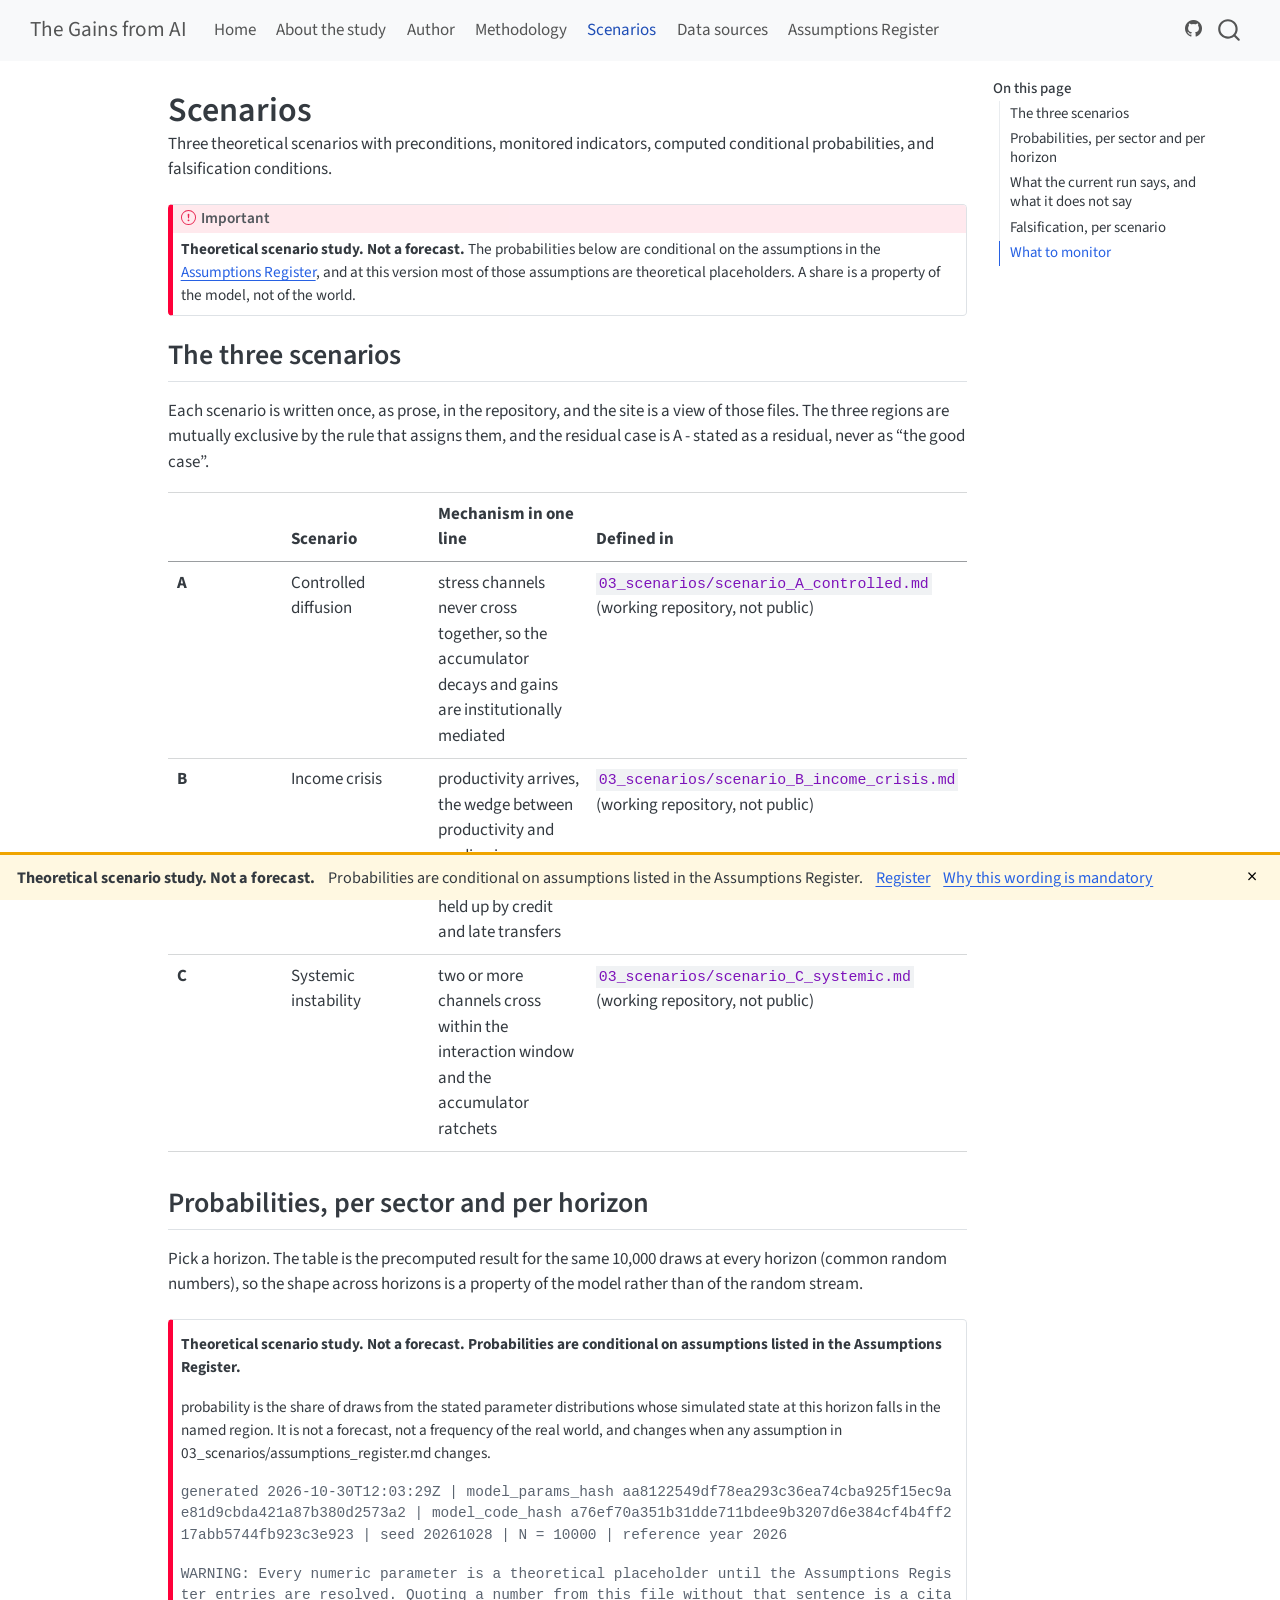
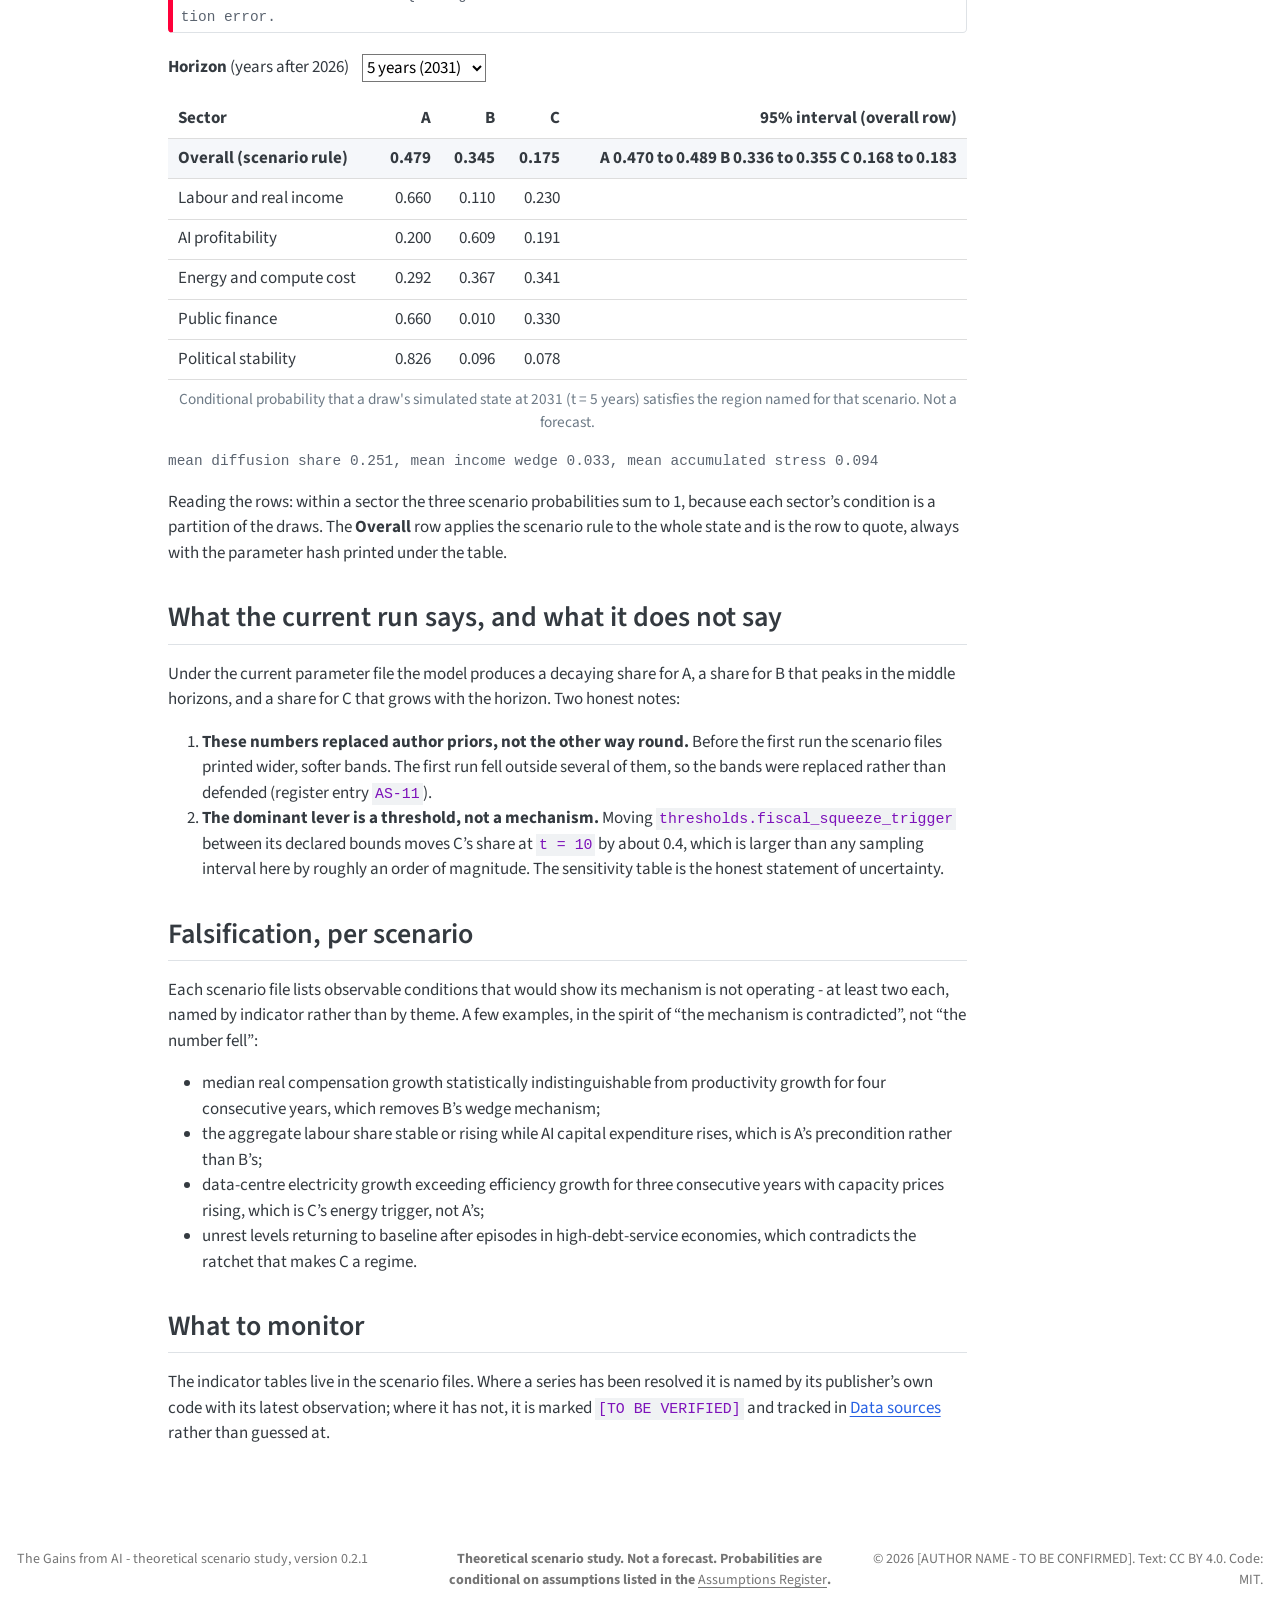
<file: scenarios.html>
<!DOCTYPE html>
<html xmlns="http://www.w3.org/1999/xhtml" lang="en-GB" xml:lang="en-GB"><head>

<meta charset="utf-8">
<meta name="generator" content="quarto-1.10.19">

<meta name="viewport" content="width=device-width, initial-scale=1.0, user-scalable=yes">

<meta name="description" content="Three theoretical scenarios with preconditions, monitored indicators, computed conditional probabilities, and falsification conditions.">

<title>Scenarios – The Gains from AI</title>
<style>
/* Default styles provided by pandoc.
** See https://pandoc.org/MANUAL.html#variables-for-html for config info.
*/
span.smallcaps{font-variant: small-caps;}
div.columns{display: flex; gap: 1.5em;}
div.column{flex: auto;}
@media screen {
div.columns{gap: min(4vw, 1.5em);}
div.column{overflow-x: auto;}
}
div.hanging-indent{margin-left: 1.5em; text-indent: -1.5em;}
ul.task-list{list-style: none;}
ul.task-list li input[type="checkbox"] {
  width: 0.8em;
  margin: 0 0.8em 0.2em -1em; /* quarto-specific, see https://github.com/quarto-dev/quarto-cli/issues/4556 */ 
  vertical-align: middle;
}
</style>


<script src="site_libs/quarto-nav/quarto-nav.js"></script>
<script src="site_libs/quarto-nav/headroom.min.js"></script>
<script src="site_libs/clipboard/clipboard.min.js"></script>
<script src="site_libs/quarto-search/autocomplete.umd.js"></script>
<script src="site_libs/quarto-search/fuse.min.js"></script>
<script src="site_libs/quarto-search/quarto-search.js"></script>
<meta name="quarto:offset" content="./">
<script src="site_libs/quarto-html/quarto.js" type="module"></script>
<script src="site_libs/quarto-html/tabsets/tabsets.js" type="module"></script>
<script src="site_libs/quarto-html/popper.min.js"></script>
<script src="site_libs/quarto-html/tippy.umd.min.js"></script>
<script src="site_libs/quarto-html/anchor.min.js"></script>
<link href="site_libs/quarto-html/tippy.css" rel="stylesheet">
<link href="site_libs/quarto-html/quarto-syntax-highlighting-bf27225e3a48a9273f3daa8f8e829971.css" rel="stylesheet" id="quarto-text-highlighting-styles">
<script src="site_libs/bootstrap/bootstrap.min.js"></script>
<link href="site_libs/bootstrap/bootstrap-icons.css" rel="stylesheet">
<link href="site_libs/bootstrap/bootstrap-55617497126496852ff9f5a59253c640.min.css" rel="stylesheet" append-hash="true" id="quarto-bootstrap" data-mode="light">
<script id="quarto-search-options" type="application/json">{
  "location": "navbar",
  "copy-button": false,
  "collapse-after": 3,
  "panel-placement": "end",
  "type": "overlay",
  "limit": 50,
  "keyboard-shortcut": [
    "f",
    "/",
    "s"
  ],
  "language": {
    "search-no-results-text": "No results",
    "search-matching-documents-text": "matching documents",
    "search-copy-link-title": "Copy link to search",
    "search-hide-matches-text": "Hide additional matches",
    "search-more-match-text": "more match in this document",
    "search-more-matches-text": "more matches in this document",
    "search-clear-button-title": "Clear",
    "search-text-placeholder": "",
    "search-detached-cancel-button-title": "Cancel",
    "search-submit-button-title": "Submit",
    "search-label": "Search"
  }
}</script>


<link rel="stylesheet" href="styles.css">
</head>

<body class="nav-fixed quarto-light">

<div id="quarto-search-results"></div>
  <header id="quarto-header" class="headroom fixed-top">
    <nav class="navbar navbar-expand-lg " data-bs-theme="dark">
      <div class="navbar-container container-fluid">
      <div class="navbar-brand-container mx-auto">
    <a class="navbar-brand" href="./index.html">
    <span class="navbar-title">The Gains from AI</span>
    </a>
  </div>
            <div id="quarto-search" class="" title="Search"></div>
          <button class="navbar-toggler" type="button" data-bs-toggle="collapse" data-bs-target="#navbarCollapse" aria-controls="navbarCollapse" role="menu" aria-expanded="false" aria-label="Toggle navigation" onclick="if (window.quartoToggleHeadroom) { window.quartoToggleHeadroom(); }">
  <span class="navbar-toggler-icon"></span>
</button>
          <div class="collapse navbar-collapse" id="navbarCollapse">
            <ul class="navbar-nav navbar-nav-scroll me-auto">
  <li class="nav-item">
    <a class="nav-link" href="./index.html"> 
<span class="menu-text">Home</span></a>
  </li>  
  <li class="nav-item">
    <a class="nav-link" href="./about.html"> 
<span class="menu-text">About the study</span></a>
  </li>  
  <li class="nav-item">
    <a class="nav-link" href="./author.html"> 
<span class="menu-text">Author</span></a>
  </li>  
  <li class="nav-item">
    <a class="nav-link" href="./methodology.html"> 
<span class="menu-text">Methodology</span></a>
  </li>  
  <li class="nav-item">
    <a class="nav-link active" href="./scenarios.html" aria-current="page"> 
<span class="menu-text">Scenarios</span></a>
  </li>  
  <li class="nav-item">
    <a class="nav-link" href="./data-sources.html"> 
<span class="menu-text">Data sources</span></a>
  </li>  
  <li class="nav-item">
    <a class="nav-link" href="./assumptions.html"> 
<span class="menu-text">Assumptions Register</span></a>
  </li>  
</ul>
          </div> <!-- /navcollapse -->
            <div class="quarto-navbar-tools">
    <a href="https://github.com/sternnick/ai-scenario-discovery-site" title="" class="quarto-navigation-tool px-1" aria-label="Published site source (built output)"><i class="bi bi-github"></i></a>
</div>
      </div> <!-- /container-fluid -->
    </nav>
</header>
<!-- content -->
<div id="quarto-content" class="quarto-container page-columns page-rows-contents page-layout-article page-navbar">
<!-- sidebar -->
<!-- margin-sidebar -->
    <div id="quarto-margin-sidebar" class="sidebar margin-sidebar">
        <nav id="TOC" role="doc-toc" class="toc-active">
    <h2 id="toc-title">On this page</h2>
   
  <ul>
  <li><a href="#the-three-scenarios" id="toc-the-three-scenarios" class="nav-link active" data-scroll-target="#the-three-scenarios">The three scenarios</a></li>
  <li><a href="#probabilities-per-sector-and-per-horizon" id="toc-probabilities-per-sector-and-per-horizon" class="nav-link" data-scroll-target="#probabilities-per-sector-and-per-horizon">Probabilities, per sector and per horizon</a></li>
  <li><a href="#what-the-current-run-says-and-what-it-does-not-say" id="toc-what-the-current-run-says-and-what-it-does-not-say" class="nav-link" data-scroll-target="#what-the-current-run-says-and-what-it-does-not-say">What the current run says, and what it does not say</a></li>
  <li><a href="#falsification-per-scenario" id="toc-falsification-per-scenario" class="nav-link" data-scroll-target="#falsification-per-scenario">Falsification, per scenario</a></li>
  <li><a href="#what-to-monitor" id="toc-what-to-monitor" class="nav-link" data-scroll-target="#what-to-monitor">What to monitor</a></li>
  </ul>
</nav>
    </div>
<!-- main -->
<main class="content" id="quarto-document-content">

<header id="title-block-header" class="quarto-title-block default">
<div class="quarto-title">
<h1 class="title">Scenarios</h1>
</div>

<div>
  <div class="description">
    Three theoretical scenarios with preconditions, monitored indicators, computed conditional probabilities, and falsification conditions.
  </div>
</div>


<div class="quarto-title-meta">

    
  
    
  </div>
  


</header>


<div class="callout callout-style-default callout-important callout-titled">
<div class="callout-header d-flex align-content-center">
<div class="callout-icon-container">
<i class="callout-icon"></i>
</div>
<div class="callout-title-container flex-fill">
Important
</div>
</div>
<div class="callout-body-container callout-body">
<p><strong>Theoretical scenario study. Not a forecast.</strong> The probabilities below are conditional on the assumptions in the <a href="./assumptions.html">Assumptions Register</a>, and at this version most of those assumptions are theoretical placeholders. A share is a property of the model, not of the world.</p>
</div>
</div>
<section id="the-three-scenarios" class="level2">
<h2 class="anchored" data-anchor-id="the-three-scenarios">The three scenarios</h2>
<p>Each scenario is written once, as prose, in the repository, and the site is a view of those files. The three regions are mutually exclusive by the rule that assigns them, and the residual case is A - stated as a residual, never as “the good case”.</p>
<table class="caption-top table">
<colgroup>
<col style="width: 25%">
<col style="width: 25%">
<col style="width: 25%">
<col style="width: 25%">
</colgroup>
<thead>
<tr class="header">
<th></th>
<th>Scenario</th>
<th>Mechanism in one line</th>
<th>Defined in</th>
</tr>
</thead>
<tbody>
<tr class="odd">
<td><strong>A</strong></td>
<td>Controlled diffusion</td>
<td>stress channels never cross together, so the accumulator decays and gains are institutionally mediated</td>
<td><code>03_scenarios/scenario_A_controlled.md</code> (working repository, not public)</td>
</tr>
<tr class="even">
<td><strong>B</strong></td>
<td>Income crisis</td>
<td>productivity arrives, the wedge between productivity and median income persists, demand is held up by credit and late transfers</td>
<td><code>03_scenarios/scenario_B_income_crisis.md</code> (working repository, not public)</td>
</tr>
<tr class="odd">
<td><strong>C</strong></td>
<td>Systemic instability</td>
<td>two or more channels cross within the interaction window and the accumulator ratchets</td>
<td><code>03_scenarios/scenario_C_systemic.md</code> (working repository, not public)</td>
</tr>
</tbody>
</table>
</section>
<section id="probabilities-per-sector-and-per-horizon" class="level2">
<h2 class="anchored" data-anchor-id="probabilities-per-sector-and-per-horizon">Probabilities, per sector and per horizon</h2>
<p>Pick a horizon. The table is the precomputed result for the same 10,000 draws at every horizon (common random numbers), so the shape across horizons is a property of the model rather than of the random stream.</p>
<div id="scenario-table">

</div>
<script src="scenario_table.js"></script>
<script>ScenarioStudy.mount("scenario-table", { defaultHorizon: 5 });</script>
<p>Reading the rows: within a sector the three scenario probabilities sum to 1, because each sector’s condition is a partition of the draws. The <strong>Overall</strong> row applies the scenario rule to the whole state and is the row to quote, always with the parameter hash printed under the table.</p>
</section>
<section id="what-the-current-run-says-and-what-it-does-not-say" class="level2">
<h2 class="anchored" data-anchor-id="what-the-current-run-says-and-what-it-does-not-say">What the current run says, and what it does not say</h2>
<p>Under the current parameter file the model produces a decaying share for A, a share for B that peaks in the middle horizons, and a share for C that grows with the horizon. Two honest notes:</p>
<ol type="1">
<li><strong>These numbers replaced author priors, not the other way round.</strong> Before the first run the scenario files printed wider, softer bands. The first run fell outside several of them, so the bands were replaced rather than defended (register entry <code>AS-11</code>).</li>
<li><strong>The dominant lever is a threshold, not a mechanism.</strong> Moving <code>thresholds.fiscal_squeeze_trigger</code> between its declared bounds moves C’s share at <code>t = 10</code> by about 0.4, which is larger than any sampling interval here by roughly an order of magnitude. The sensitivity table is the honest statement of uncertainty.</li>
</ol>
</section>
<section id="falsification-per-scenario" class="level2">
<h2 class="anchored" data-anchor-id="falsification-per-scenario">Falsification, per scenario</h2>
<p>Each scenario file lists observable conditions that would show its mechanism is not operating - at least two each, named by indicator rather than by theme. A few examples, in the spirit of “the mechanism is contradicted”, not “the number fell”:</p>
<ul>
<li>median real compensation growth statistically indistinguishable from productivity growth for four consecutive years, which removes B’s wedge mechanism;</li>
<li>the aggregate labour share stable or rising while AI capital expenditure rises, which is A’s precondition rather than B’s;</li>
<li>data-centre electricity growth exceeding efficiency growth for three consecutive years with capacity prices rising, which is C’s energy trigger, not A’s;</li>
<li>unrest levels returning to baseline after episodes in high-debt-service economies, which contradicts the ratchet that makes C a regime.</li>
</ul>
</section>
<section id="what-to-monitor" class="level2">
<h2 class="anchored" data-anchor-id="what-to-monitor">What to monitor</h2>
<p>The indicator tables live in the scenario files. Where a series has been resolved it is named by its publisher’s own code with its latest observation; where it has not, it is marked <code>[TO BE VERIFIED]</code> and tracked in <a href="./data-sources.html">Data sources</a> rather than guessed at.</p>


</section>

</main> <!-- /main -->
<!-- Persistent disclaimer. Rendered on every page via include-after-body in _quarto.yml.
     It is fixed rather than inline so that a screenshot of any table on any page still
     carries the sentence that makes the numbers meaningful. -->
<div id="not-a-forecast-banner" role="note" aria-label="Nature of this study">
  <span class="banner-label">Theoretical scenario study. Not a forecast.</span>
  Probabilities are conditional on assumptions listed in the Assumptions Register.
  <a href="./assumptions.html">Register</a>
  <a href="./about.html">Why this wording is mandatory</a>
  <button type="button" aria-label="Dismiss banner" onclick="document.getElementById('not-a-forecast-banner').classList.add('dismissed')">×</button>
</div>
<script>
  // One banner per browser session, not one per page load: the point is that the sentence
  // is never absent from a reader's view of a probability, not that it is annoying.
  if (sessionStorage.getItem("banner-dismissed") === "1") {
    document.getElementById("not-a-forecast-banner").classList.add("dismissed");
  }
  document.querySelector("#not-a-forecast-banner button")
    .addEventListener("click", function () { sessionStorage.setItem("banner-dismissed", "1"); });
</script>
<script id="quarto-html-after-body" type="application/javascript">
  window.document.addEventListener("DOMContentLoaded", function (event) {
    const icon = "";
    const anchorJS = new window.AnchorJS();
    anchorJS.options = {
      placement: 'right',
      icon: icon
    };
    anchorJS.add('.anchored');
    const isCodeAnnotation = (el) => {
      for (const clz of el.classList) {
        if (clz.startsWith('code-annotation-')) {                     
          return true;
        }
      }
      return false;
    }
    const onCopySuccess = function(e) {
      // button target
      const button = e.trigger;
      // don't keep focus
      button.blur();
      // flash "checked"
      button.classList.add('code-copy-button-checked');
      var currentTitle = button.getAttribute("title");
      button.setAttribute("title", "Copied!");
      let tooltip;
      if (window.bootstrap) {
        button.setAttribute("data-bs-toggle", "tooltip");
        button.setAttribute("data-bs-placement", "left");
        button.setAttribute("data-bs-title", "Copied!");
        tooltip = new bootstrap.Tooltip(button, 
          { trigger: "manual", 
            customClass: "code-copy-button-tooltip",
            offset: [0, -8]});
        tooltip.show();    
      }
      setTimeout(function() {
        if (tooltip) {
          tooltip.hide();
          button.removeAttribute("data-bs-title");
          button.removeAttribute("data-bs-toggle");
          button.removeAttribute("data-bs-placement");
        }
        button.setAttribute("title", currentTitle);
        button.classList.remove('code-copy-button-checked');
      }, 1000);
      // clear code selection
      e.clearSelection();
    }
    const getTextToCopy = function(trigger) {
      const outerScaffold = trigger.parentElement.cloneNode(true);
      const codeEl = outerScaffold.querySelector('code');
      for (const childEl of codeEl.children) {
        if (isCodeAnnotation(childEl)) {
          childEl.remove();
        }
      }
      return codeEl.innerText;
    }
    const clipboard = new window.ClipboardJS('.code-copy-button:not([data-in-quarto-modal])', {
      text: getTextToCopy
    });
    clipboard.on('success', onCopySuccess);
    if (window.document.getElementById('quarto-embedded-source-code-modal')) {
      const clipboardModal = new window.ClipboardJS('.code-copy-button[data-in-quarto-modal]', {
        text: getTextToCopy,
        container: window.document.getElementById('quarto-embedded-source-code-modal')
      });
      clipboardModal.on('success', onCopySuccess);
    }
      var localhostRegex = new RegExp(/^(?:http|https):\/\/localhost\:?[0-9]*\//);
      var mailtoRegex = new RegExp(/^mailto:/);
        var filterRegex = new RegExp("https:\/\/sternnick\.github\.io\/ai-scenario-discovery-site\/");
      var isInternal = (href) => {
          return filterRegex.test(href) || localhostRegex.test(href) || mailtoRegex.test(href);
      }
      // Inspect non-navigation links and adorn them if external
     var links = window.document.querySelectorAll('a[href]:not(.nav-link):not(.navbar-brand):not(.toc-action):not(.sidebar-link):not(.sidebar-item-toggle):not(.pagination-link):not(.no-external):not([aria-hidden]):not(.dropdown-item):not(.quarto-navigation-tool):not(.about-link)');
      for (var i=0; i<links.length; i++) {
        const link = links[i];
        if (!isInternal(link.href)) {
          // undo the damage that might have been done by quarto-nav.js in the case of
          // links that we want to consider external
          if (link.dataset.originalHref !== undefined) {
            link.href = link.dataset.originalHref;
          }
        }
      }
    function tippyHover(el, contentFn, onTriggerFn, onUntriggerFn) {
      const config = {
        allowHTML: true,
        maxWidth: 500,
        delay: 100,
        arrow: false,
        appendTo: function(el) {
            return el.parentElement;
        },
        interactive: true,
        interactiveBorder: 10,
        theme: 'quarto',
        placement: 'bottom-start',
      };
      if (contentFn) {
        config.content = contentFn;
      }
      if (onTriggerFn) {
        config.onTrigger = onTriggerFn;
      }
      if (onUntriggerFn) {
        config.onUntrigger = onUntriggerFn;
      }
      window.tippy(el, config); 
    }
    const noterefs = window.document.querySelectorAll('a[role="doc-noteref"]');
    for (var i=0; i<noterefs.length; i++) {
      const ref = noterefs[i];
      tippyHover(ref, function() {
        // use id or data attribute instead here
        let href = ref.getAttribute('data-footnote-href') || ref.getAttribute('href');
        try { href = new URL(href).hash; } catch {}
        const id = href.replace(/^#\/?/, "");
        const note = window.document.getElementById(id);
        if (note) {
          return note.innerHTML;
        } else {
          return "";
        }
      });
    }
    const xrefs = window.document.querySelectorAll('a.quarto-xref');
    const processXRef = (id, note) => {
      // Strip column container classes
      const stripColumnClz = (el) => {
        el.classList.remove("page-full", "page-columns");
        if (el.children) {
          for (const child of el.children) {
            stripColumnClz(child);
          }
        }
      }
      stripColumnClz(note)
      if (id === null || id.startsWith('sec-')) {
        // Special case sections, only their first couple elements
        const container = document.createElement("div");
        if (note.children && note.children.length > 2) {
          container.appendChild(note.children[0].cloneNode(true));
          for (let i = 1; i < note.children.length; i++) {
            const child = note.children[i];
            if (child.tagName === "P" && child.innerText === "") {
              continue;
            } else {
              container.appendChild(child.cloneNode(true));
              break;
            }
          }
          if (window.Quarto?.typesetMath) {
            window.Quarto.typesetMath(container);
          }
          return container.innerHTML
        } else {
          if (window.Quarto?.typesetMath) {
            window.Quarto.typesetMath(note);
          }
          return note.innerHTML;
        }
      } else {
        // Remove any anchor links if they are present
        const anchorLink = note.querySelector('a.anchorjs-link');
        if (anchorLink) {
          anchorLink.remove();
        }
        if (window.Quarto?.typesetMath) {
          window.Quarto.typesetMath(note);
        }
        if (note.classList.contains("callout")) {
          return note.outerHTML;
        } else {
          return note.innerHTML;
        }
      }
    }
    for (var i=0; i<xrefs.length; i++) {
      const xref = xrefs[i];
      tippyHover(xref, undefined, function(instance) {
        instance.disable();
        let url = xref.getAttribute('href');
        let hash = undefined; 
        if (url.startsWith('#')) {
          hash = url;
        } else {
          try { hash = new URL(url).hash; } catch {}
        }
        if (hash) {
          const id = hash.replace(/^#\/?/, "");
          const note = window.document.getElementById(id);
          if (note !== null) {
            try {
              const html = processXRef(id, note.cloneNode(true));
              instance.setContent(html);
            } finally {
              instance.enable();
              instance.show();
            }
          } else {
            // See if we can fetch this
            fetch(url.split('#')[0])
            .then(res => res.text())
            .then(html => {
              const parser = new DOMParser();
              const htmlDoc = parser.parseFromString(html, "text/html");
              const note = htmlDoc.getElementById(id);
              if (note !== null) {
                const html = processXRef(id, note);
                instance.setContent(html);
              } 
            }).finally(() => {
              instance.enable();
              instance.show();
            });
          }
        } else {
          // See if we can fetch a full url (with no hash to target)
          // This is a special case and we should probably do some content thinning / targeting
          fetch(url)
          .then(res => res.text())
          .then(html => {
            const parser = new DOMParser();
            const htmlDoc = parser.parseFromString(html, "text/html");
            const note = htmlDoc.querySelector('main.content');
            if (note !== null) {
              // This should only happen for chapter cross references
              // (since there is no id in the URL)
              // remove the first header
              if (note.children.length > 0 && note.children[0].tagName === "HEADER") {
                note.children[0].remove();
              }
              const html = processXRef(null, note);
              instance.setContent(html);
            } 
          }).finally(() => {
            instance.enable();
            instance.show();
          });
        }
      }, function(instance) {
      });
    }
        let selectedAnnoteEl;
        const selectorForAnnotation = ( cell, annotation) => {
          let cellAttr = 'data-code-cell="' + cell + '"';
          let lineAttr = 'data-code-annotation="' +  annotation + '"';
          const selector = 'span[' + cellAttr + '][' + lineAttr + ']';
          return selector;
        }
        const selectCodeLines = (annoteEl) => {
          const doc = window.document;
          const targetCell = annoteEl.getAttribute("data-target-cell");
          const targetAnnotation = annoteEl.getAttribute("data-target-annotation");
          const annoteSpan = window.document.querySelector(selectorForAnnotation(targetCell, targetAnnotation));
          const lines = annoteSpan.getAttribute("data-code-lines").split(",");
          const lineIds = lines.map((line) => {
            return targetCell + "-" + line;
          })
          let top = null;
          let height = null;
          let parent = null;
          if (lineIds.length > 0) {
              //compute the position of the single el (top and bottom and make a div)
              const el = window.document.getElementById(lineIds[0]);
              top = el.offsetTop;
              height = el.offsetHeight;
              parent = el.parentElement.parentElement;
            if (lineIds.length > 1) {
              const lastEl = window.document.getElementById(lineIds[lineIds.length - 1]);
              const bottom = lastEl.offsetTop + lastEl.offsetHeight;
              height = bottom - top;
            }
            if (top !== null && height !== null && parent !== null) {
              // cook up a div (if necessary) and position it 
              let div = window.document.getElementById("code-annotation-line-highlight");
              if (div === null) {
                div = window.document.createElement("div");
                div.setAttribute("id", "code-annotation-line-highlight");
                div.style.position = 'absolute';
                parent.appendChild(div);
              }
              div.style.top = top - 2 + "px";
              div.style.height = height + 4 + "px";
              div.style.left = 0;
              let gutterDiv = window.document.getElementById("code-annotation-line-highlight-gutter");
              if (gutterDiv === null) {
                gutterDiv = window.document.createElement("div");
                gutterDiv.setAttribute("id", "code-annotation-line-highlight-gutter");
                gutterDiv.style.position = 'absolute';
                const codeCell = window.document.getElementById(targetCell);
                const gutter = codeCell.querySelector('.code-annotation-gutter');
                gutter.appendChild(gutterDiv);
              }
              gutterDiv.style.top = top - 2 + "px";
              gutterDiv.style.height = height + 4 + "px";
            }
            selectedAnnoteEl = annoteEl;
          }
        };
        const unselectCodeLines = () => {
          const elementsIds = ["code-annotation-line-highlight", "code-annotation-line-highlight-gutter"];
          elementsIds.forEach((elId) => {
            const div = window.document.getElementById(elId);
            if (div) {
              div.remove();
            }
          });
          selectedAnnoteEl = undefined;
        };
          // Handle positioning of the toggle
      window.addEventListener(
        "resize",
        throttle(() => {
          elRect = undefined;
          if (selectedAnnoteEl) {
            selectCodeLines(selectedAnnoteEl);
          }
        }, 10)
      );
      function throttle(fn, ms) {
      let throttle = false;
      let timer;
        return (...args) => {
          if(!throttle) { // first call gets through
              fn.apply(this, args);
              throttle = true;
          } else { // all the others get throttled
              if(timer) clearTimeout(timer); // cancel #2
              timer = setTimeout(() => {
                fn.apply(this, args);
                timer = throttle = false;
              }, ms);
          }
        };
      }
        // Attach click handler to the DT
        const annoteDls = window.document.querySelectorAll('dt[data-target-cell]');
        for (const annoteDlNode of annoteDls) {
          annoteDlNode.addEventListener('click', (event) => {
            const clickedEl = event.target;
            if (clickedEl !== selectedAnnoteEl) {
              unselectCodeLines();
              const activeEl = window.document.querySelector('dt[data-target-cell].code-annotation-active');
              if (activeEl) {
                activeEl.classList.remove('code-annotation-active');
              }
              selectCodeLines(clickedEl);
              clickedEl.classList.add('code-annotation-active');
            } else {
              // Unselect the line
              unselectCodeLines();
              clickedEl.classList.remove('code-annotation-active');
            }
          });
        }
    const findCites = (el) => {
      const parentEl = el.parentElement;
      if (parentEl) {
        const cites = parentEl.dataset.cites;
        if (cites) {
          return {
            el,
            cites: cites.split(' ')
          };
        } else {
          return findCites(el.parentElement)
        }
      } else {
        return undefined;
      }
    };
    var bibliorefs = window.document.querySelectorAll('a[role="doc-biblioref"]');
    for (var i=0; i<bibliorefs.length; i++) {
      const ref = bibliorefs[i];
      const citeInfo = findCites(ref);
      if (citeInfo) {
        tippyHover(citeInfo.el, function() {
          var popup = window.document.createElement('div');
          citeInfo.cites.forEach(function(cite) {
            var citeDiv = window.document.createElement('div');
            citeDiv.classList.add('hanging-indent');
            citeDiv.classList.add('csl-entry');
            var biblioDiv = window.document.getElementById('ref-' + cite);
            if (biblioDiv) {
              citeDiv.innerHTML = biblioDiv.innerHTML;
            }
            popup.appendChild(citeDiv);
          });
          return popup.innerHTML;
        });
      }
    }
  });
  </script>
</div> <!-- /content -->
<footer class="footer">
  <div class="nav-footer">
    <div class="nav-footer-left">
<p>The Gains from AI - theoretical scenario study, version 0.2.1</p>
</div>   
    <div class="nav-footer-center">
<p><strong>Theoretical scenario study. Not a forecast. Probabilities are conditional on assumptions listed in the <a href="./assumptions.html">Assumptions Register</a>.</strong></p>
</div>
    <div class="nav-footer-right">
<p>© 2026 [AUTHOR NAME - TO BE CONFIRMED]. Text: CC BY 4.0. Code: MIT.</p>
</div>
  </div>
</footer>




</body></html>
</file>
<file: site_libs/quarto-html/tippy.css>
.tippy-box[data-animation=fade][data-state=hidden]{opacity:0}[data-tippy-root]{max-width:calc(100vw - 10px)}.tippy-box{position:relative;background-color:#333;color:#fff;border-radius:4px;font-size:14px;line-height:1.4;white-space:normal;outline:0;transition-property:transform,visibility,opacity}.tippy-box[data-placement^=top]>.tippy-arrow{bottom:0}.tippy-box[data-placement^=top]>.tippy-arrow:before{bottom:-7px;left:0;border-width:8px 8px 0;border-top-color:initial;transform-origin:center top}.tippy-box[data-placement^=bottom]>.tippy-arrow{top:0}.tippy-box[data-placement^=bottom]>.tippy-arrow:before{top:-7px;left:0;border-width:0 8px 8px;border-bottom-color:initial;transform-origin:center bottom}.tippy-box[data-placement^=left]>.tippy-arrow{right:0}.tippy-box[data-placement^=left]>.tippy-arrow:before{border-width:8px 0 8px 8px;border-left-color:initial;right:-7px;transform-origin:center left}.tippy-box[data-placement^=right]>.tippy-arrow{left:0}.tippy-box[data-placement^=right]>.tippy-arrow:before{left:-7px;border-width:8px 8px 8px 0;border-right-color:initial;transform-origin:center right}.tippy-box[data-inertia][data-state=visible]{transition-timing-function:cubic-bezier(.54,1.5,.38,1.11)}.tippy-arrow{width:16px;height:16px;color:#333}.tippy-arrow:before{content:"";position:absolute;border-color:transparent;border-style:solid}.tippy-content{position:relative;padding:5px 9px;z-index:1}
</file>
<file: site_libs/quarto-html/quarto-syntax-highlighting-bf27225e3a48a9273f3daa8f8e829971.css>
/* quarto syntax highlight colors */
:root {
  --quarto-hl-ot-color: #003B4F;
  --quarto-hl-at-color: #657422;
  --quarto-hl-ss-color: #20794D;
  --quarto-hl-an-color: #5E5E5E;
  --quarto-hl-fu-color: #4758AB;
  --quarto-hl-st-color: #20794D;
  --quarto-hl-cf-color: #003B4F;
  --quarto-hl-op-color: #5E5E5E;
  --quarto-hl-er-color: #AD0000;
  --quarto-hl-bn-color: #AD0000;
  --quarto-hl-al-color: #AD0000;
  --quarto-hl-va-color: #111111;
  --quarto-hl-bu-color: inherit;
  --quarto-hl-ex-color: inherit;
  --quarto-hl-pp-color: #AD0000;
  --quarto-hl-in-color: #5E5E5E;
  --quarto-hl-vs-color: #20794D;
  --quarto-hl-wa-color: #5E5E5E;
  --quarto-hl-do-color: #5E5E5E;
  --quarto-hl-im-color: #00769E;
  --quarto-hl-ch-color: #20794D;
  --quarto-hl-dt-color: #AD0000;
  --quarto-hl-fl-color: #AD0000;
  --quarto-hl-co-color: #5E5E5E;
  --quarto-hl-cv-color: #5E5E5E;
  --quarto-hl-cn-color: #8f5902;
  --quarto-hl-sc-color: #5E5E5E;
  --quarto-hl-dv-color: #AD0000;
  --quarto-hl-kw-color: #003B4F;
}

/* other quarto variables */
:root {
  --quarto-font-monospace: SFMono-Regular, Menlo, Monaco, Consolas, "Liberation Mono", "Courier New", monospace;
}

/* syntax highlight based on Pandoc's rules */
pre > code.sourceCode > span {
  color: #003B4F;
}

code.sourceCode > span {
  color: #003B4F;
}

div.sourceCode,
div.sourceCode pre.sourceCode {
  color: #003B4F;
}

/* Normal */
code span {
  color: #003B4F;
}

/* Alert */
code span.al {
  color: #AD0000;
  font-style: inherit;
}

/* Annotation */
code span.an {
  color: #5E5E5E;
  font-style: inherit;
}

/* Attribute */
code span.at {
  color: #657422;
  font-style: inherit;
}

/* BaseN */
code span.bn {
  color: #AD0000;
  font-style: inherit;
}

/* BuiltIn */
code span.bu {
  font-style: inherit;
}

/* ControlFlow */
code span.cf {
  color: #003B4F;
  font-weight: bold;
  font-style: inherit;
}

/* Char */
code span.ch {
  color: #20794D;
  font-style: inherit;
}

/* Constant */
code span.cn {
  color: #8f5902;
  font-style: inherit;
}

/* Comment */
code span.co {
  color: #5E5E5E;
  font-style: inherit;
}

/* CommentVar */
code span.cv {
  color: #5E5E5E;
  font-style: italic;
}

/* Documentation */
code span.do {
  color: #5E5E5E;
  font-style: italic;
}

/* DataType */
code span.dt {
  color: #AD0000;
  font-style: inherit;
}

/* DecVal */
code span.dv {
  color: #AD0000;
  font-style: inherit;
}

/* Error */
code span.er {
  color: #AD0000;
  font-style: inherit;
}

/* Extension */
code span.ex {
  font-style: inherit;
}

/* Float */
code span.fl {
  color: #AD0000;
  font-style: inherit;
}

/* Function */
code span.fu {
  color: #4758AB;
  font-style: inherit;
}

/* Import */
code span.im {
  color: #00769E;
  font-style: inherit;
}

/* Information */
code span.in {
  color: #5E5E5E;
  font-style: inherit;
}

/* Keyword */
code span.kw {
  color: #003B4F;
  font-weight: bold;
  font-style: inherit;
}

/* Operator */
code span.op {
  color: #5E5E5E;
  font-style: inherit;
}

/* Other */
code span.ot {
  color: #003B4F;
  font-style: inherit;
}

/* Preprocessor */
code span.pp {
  color: #AD0000;
  font-style: inherit;
}

/* SpecialChar */
code span.sc {
  color: #5E5E5E;
  font-style: inherit;
}

/* SpecialString */
code span.ss {
  color: #20794D;
  font-style: inherit;
}

/* String */
code span.st {
  color: #20794D;
  font-style: inherit;
}

/* Variable */
code span.va {
  color: #111111;
  font-style: inherit;
}

/* VerbatimString */
code span.vs {
  color: #20794D;
  font-style: inherit;
}

/* Warning */
code span.wa {
  color: #5E5E5E;
  font-style: italic;
}

.prevent-inlining {
  content: "</";
}

/*# sourceMappingURL=8be38f48d34c45af72792cbd699585e7.css.map */
</file>
<file: styles.css>
/* Styling for the scenario-study site. Purposeful rules only: the disclaimer banner,
   the probability table, and the confidence labels that must not look like grades. */

#not-a-forecast-banner {
  position: fixed;
  bottom: 0;
  left: 0;
  right: 0;
  z-index: 1050;
  background: #fff8e1;
  border-top: 3px solid #f0a500;
  padding: 0.6rem 1rem;
  font-size: 0.95rem;
  display: flex;
  flex-wrap: wrap;
  gap: 0.75rem;
  align-items: baseline;
}

#not-a-forecast-banner.dismissed {
  display: none;
}

#not-a-forecast-banner .banner-label {
  font-weight: 700;
}

#not-a-forecast-banner button {
  margin-left: auto;
  border: 0;
  background: transparent;
  font-size: 1.2rem;
  line-height: 1;
  cursor: pointer;
}

/* Leave room at the bottom of the page so the banner never covers a table. */
body {
  padding-bottom: 5rem;
}

table.scenario-table {
  width: 100%;
  border-collapse: collapse;
}

table.scenario-table th,
table.scenario-table td {
  padding: 0.4rem 0.6rem;
  border-bottom: 1px solid #ddd;
  text-align: right;
  font-variant-numeric: tabular-nums;
}

table.scenario-table th:first-child,
table.scenario-table td:first-child {
  text-align: left;
}

table.scenario-table tr.overall td {
  font-weight: 700;
  background: #f5f7fa;
}

.confidence-low,
.confidence-medium,
.confidence-high {
  font-weight: 600;
}

/* Low confidence is the normal state of an assumption here; it is not an error state,
   so it is emphasised in grey rather than flagged in red. */
.confidence-low { color: #5b6470; }
.confidence-medium { color: #345; }
.confidence-high { color: #23445d; }

.selector-row {
  display: flex;
  align-items: center;
  gap: 0.75rem;
  margin-block: 1rem;
  flex-wrap: wrap;
}

.provenance {
  font-size: 0.85rem;
  color: #5b6470;
  font-family: ui-monospace, SFMono-Regular, Menlo, monospace;
  word-break: break-all;
}
</file>
